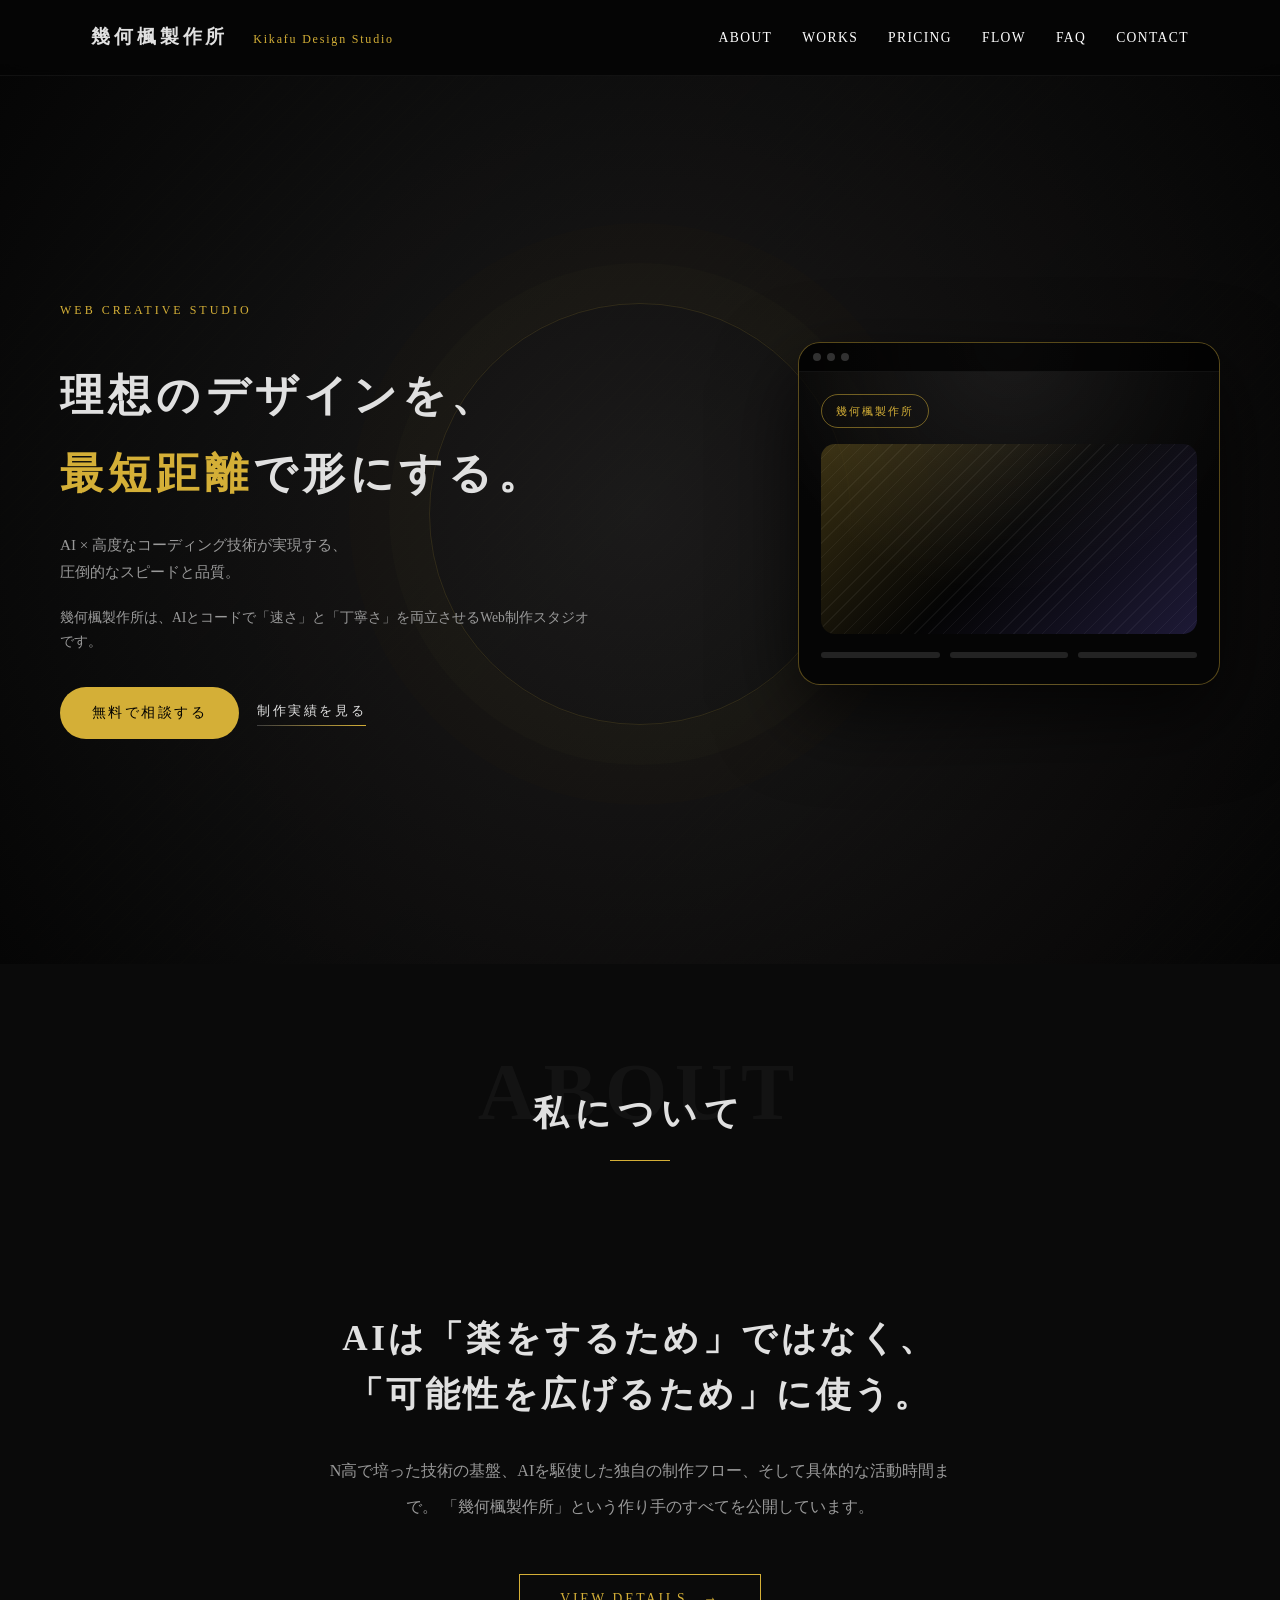
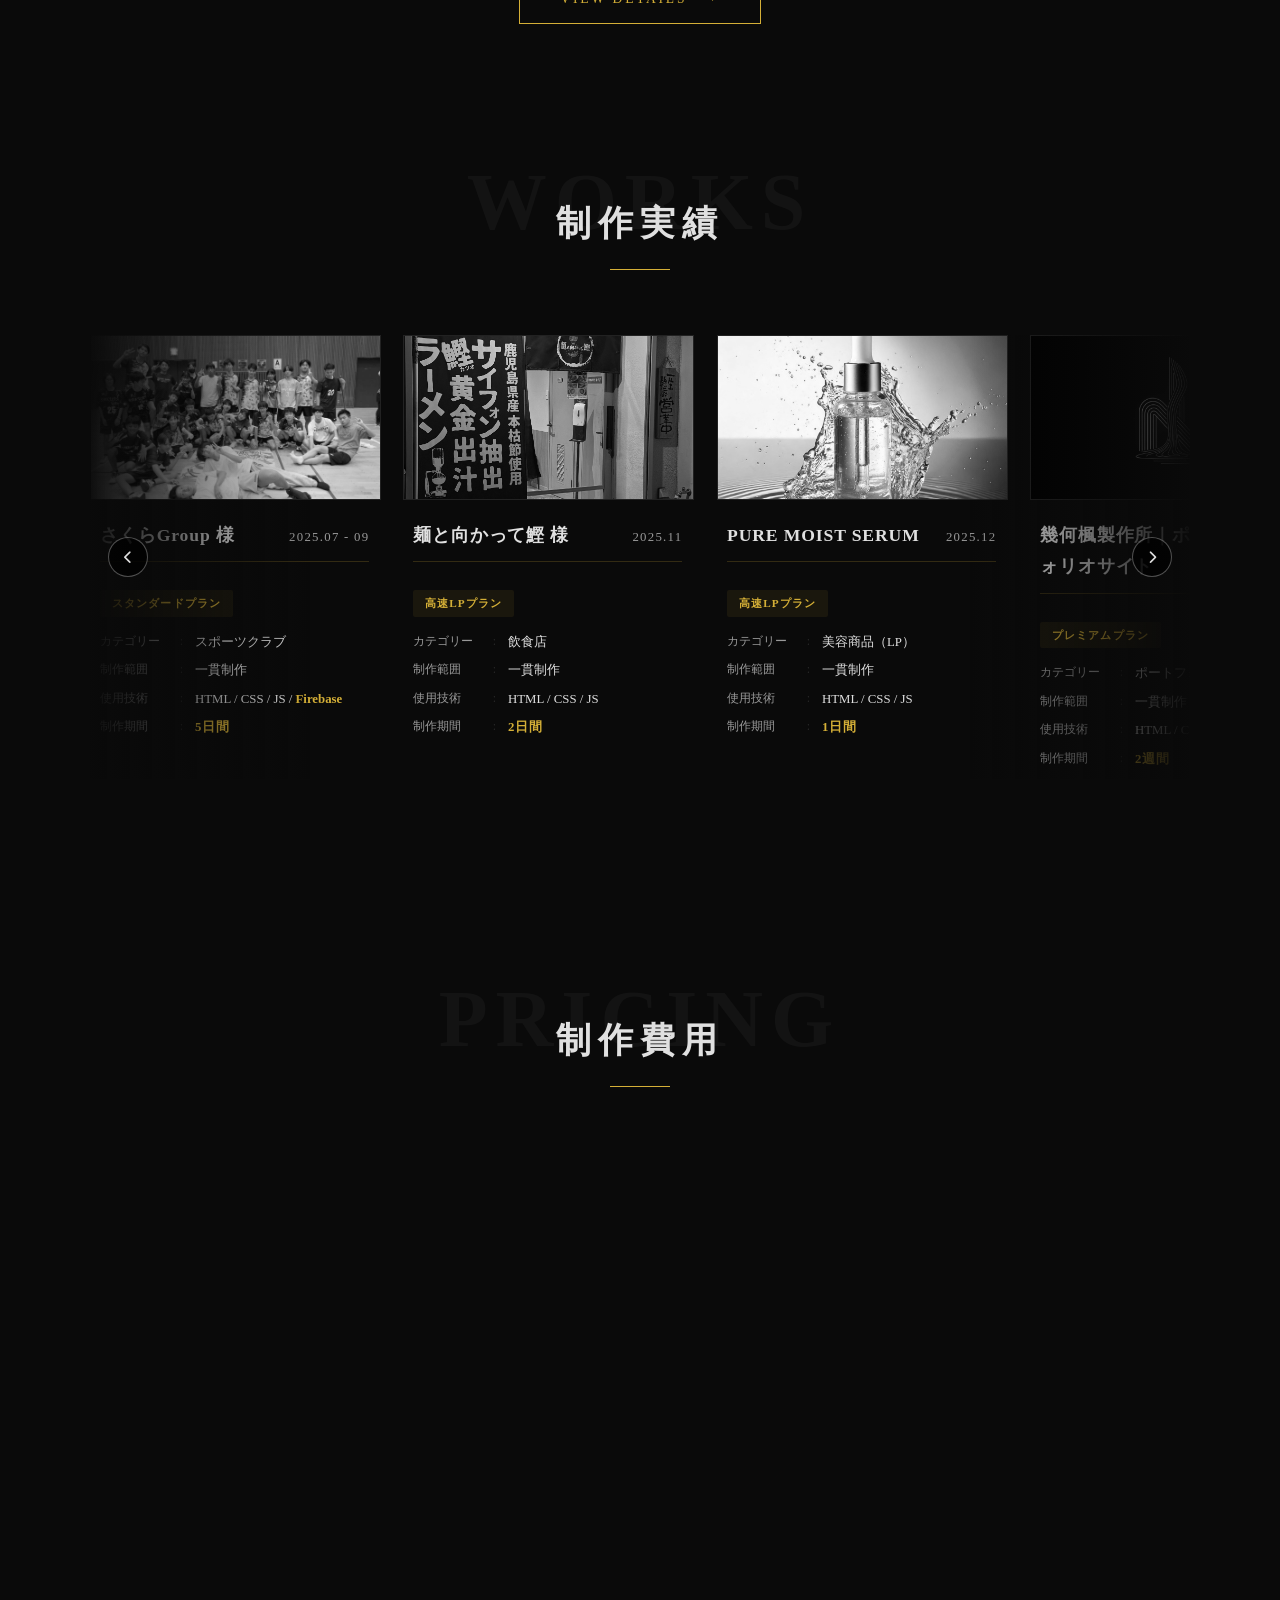
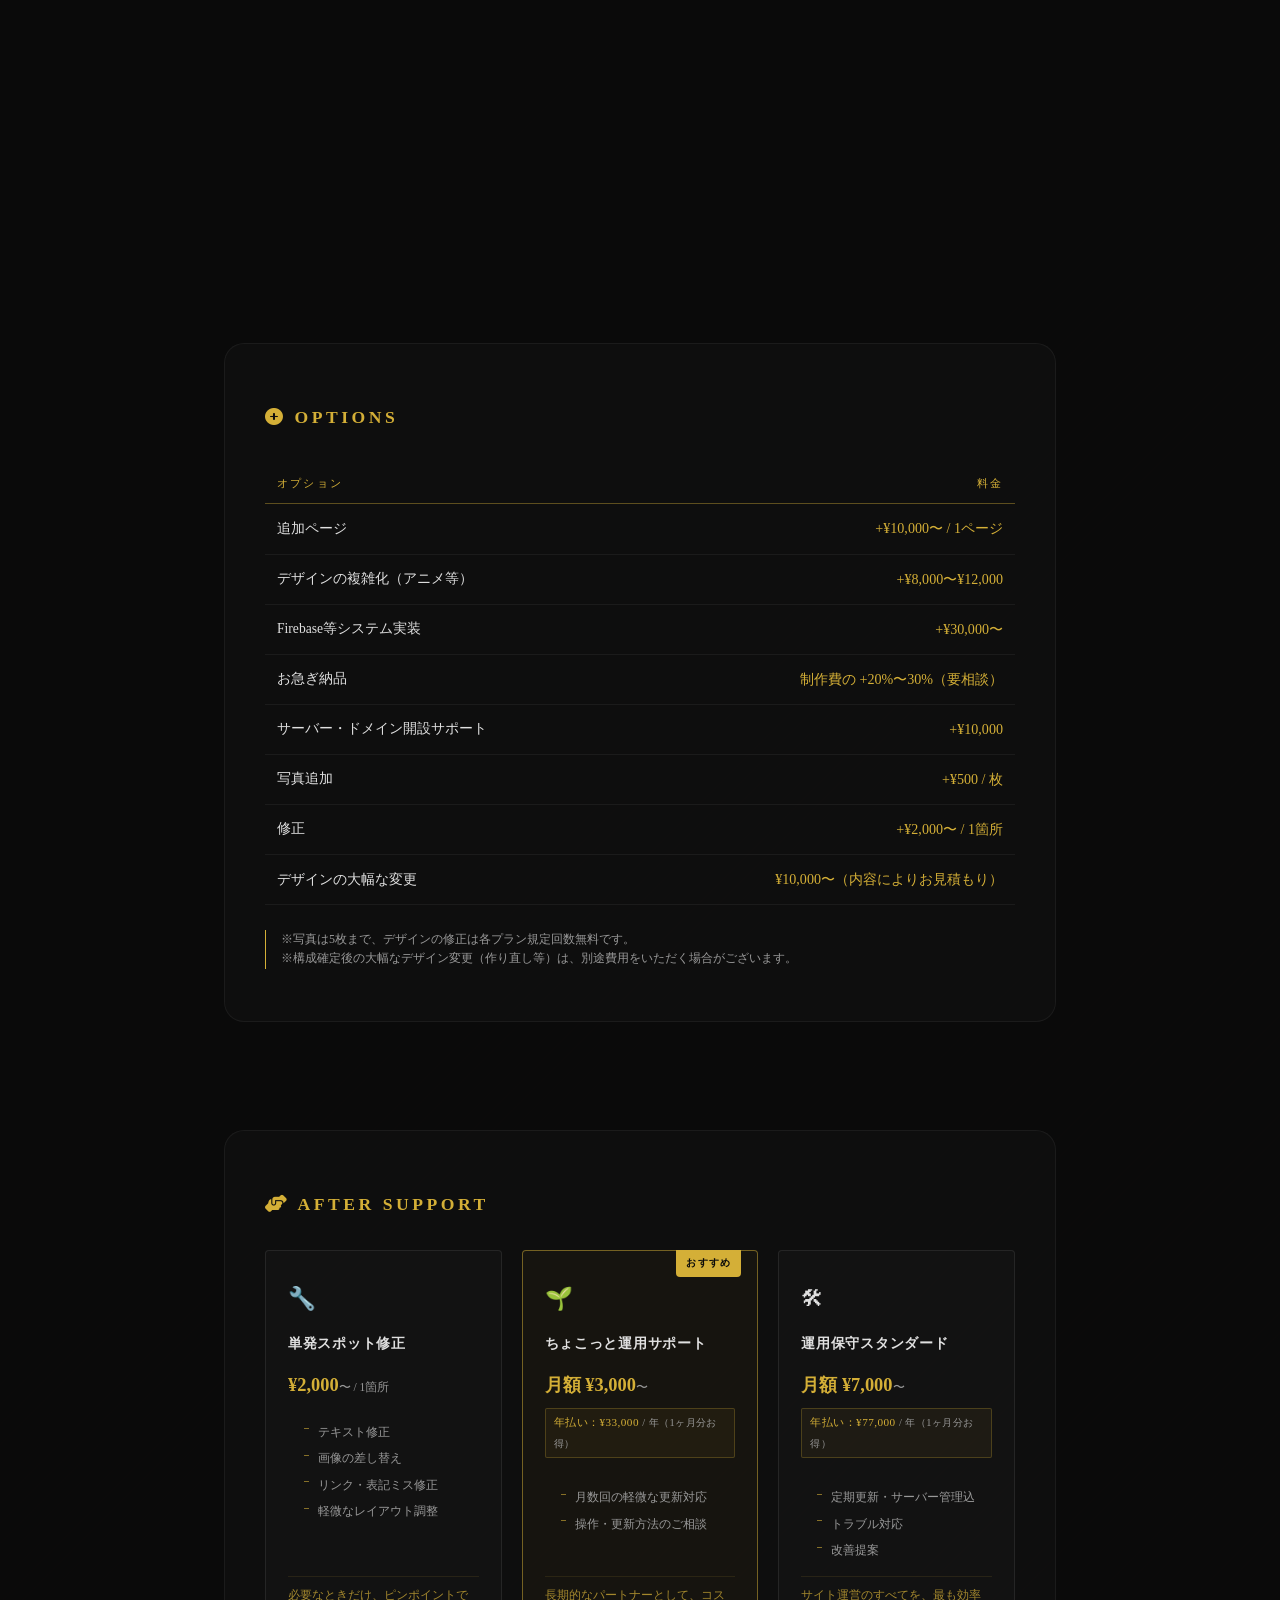
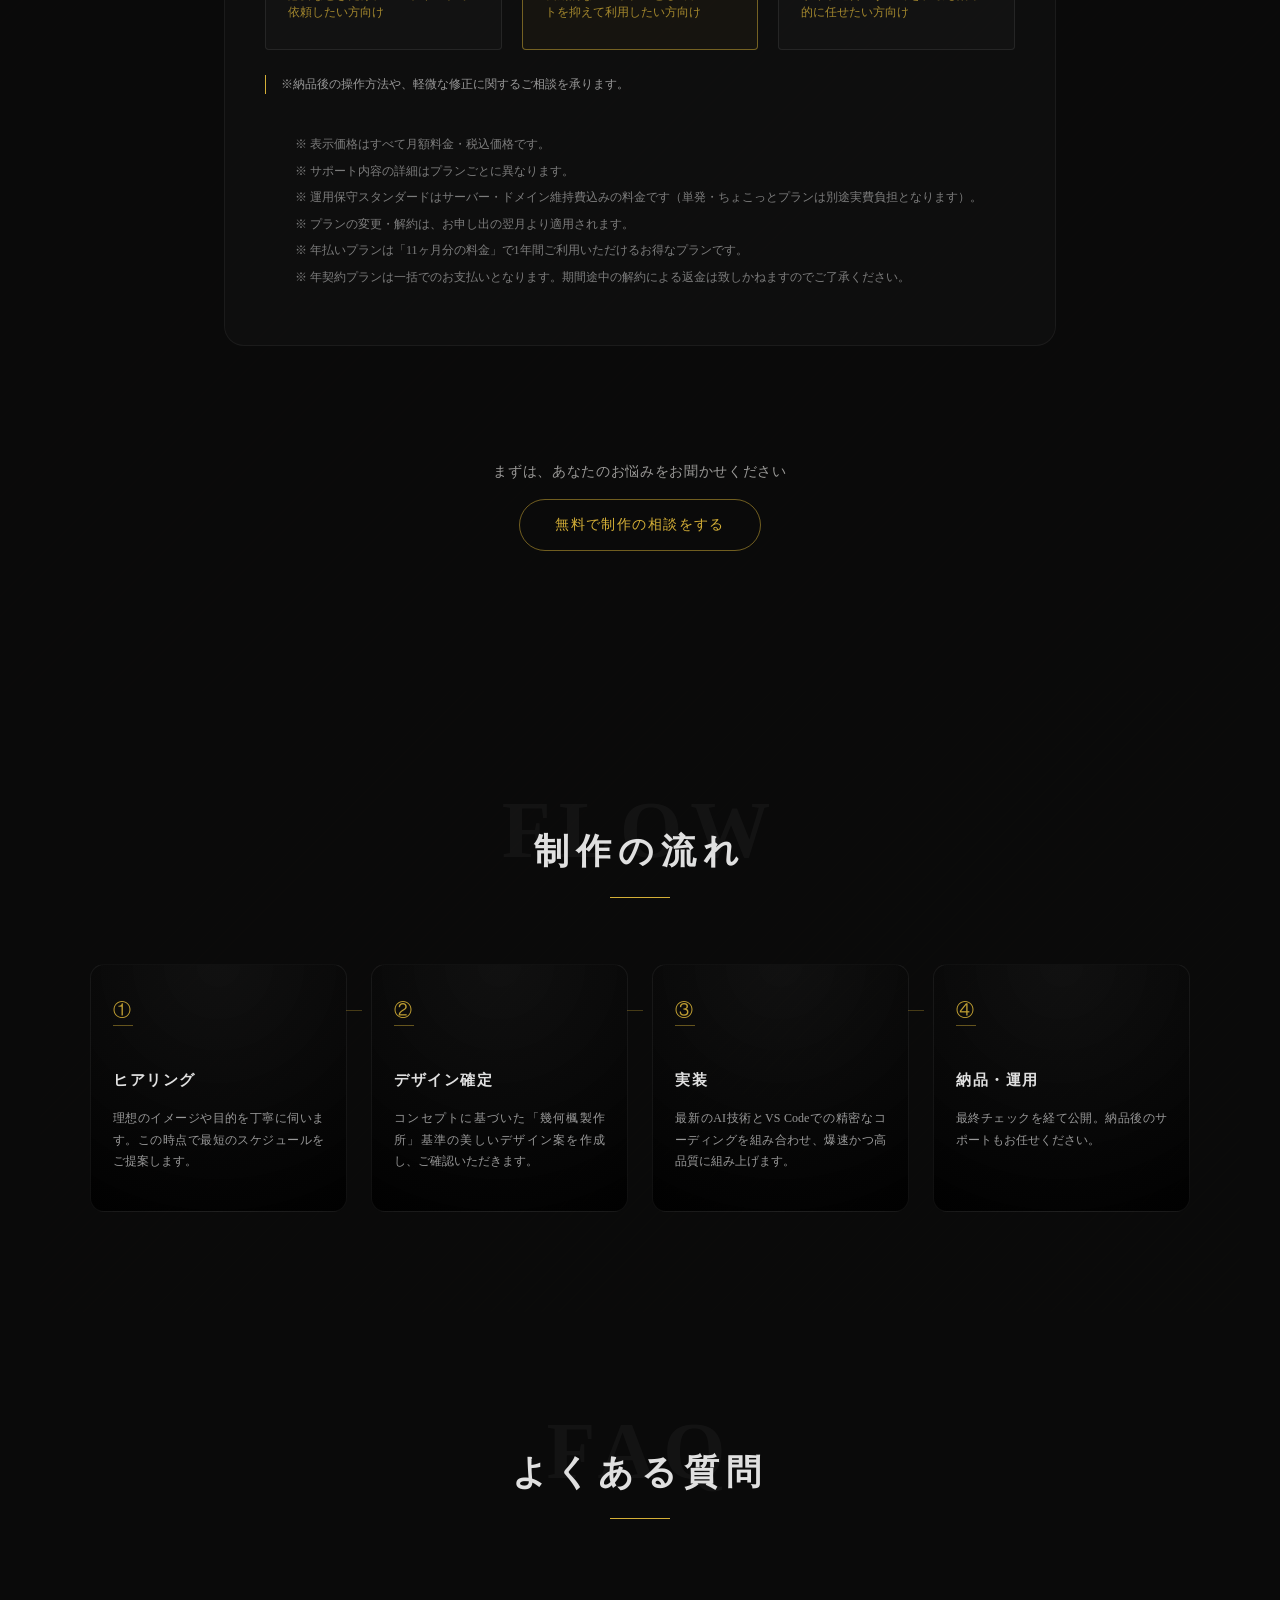
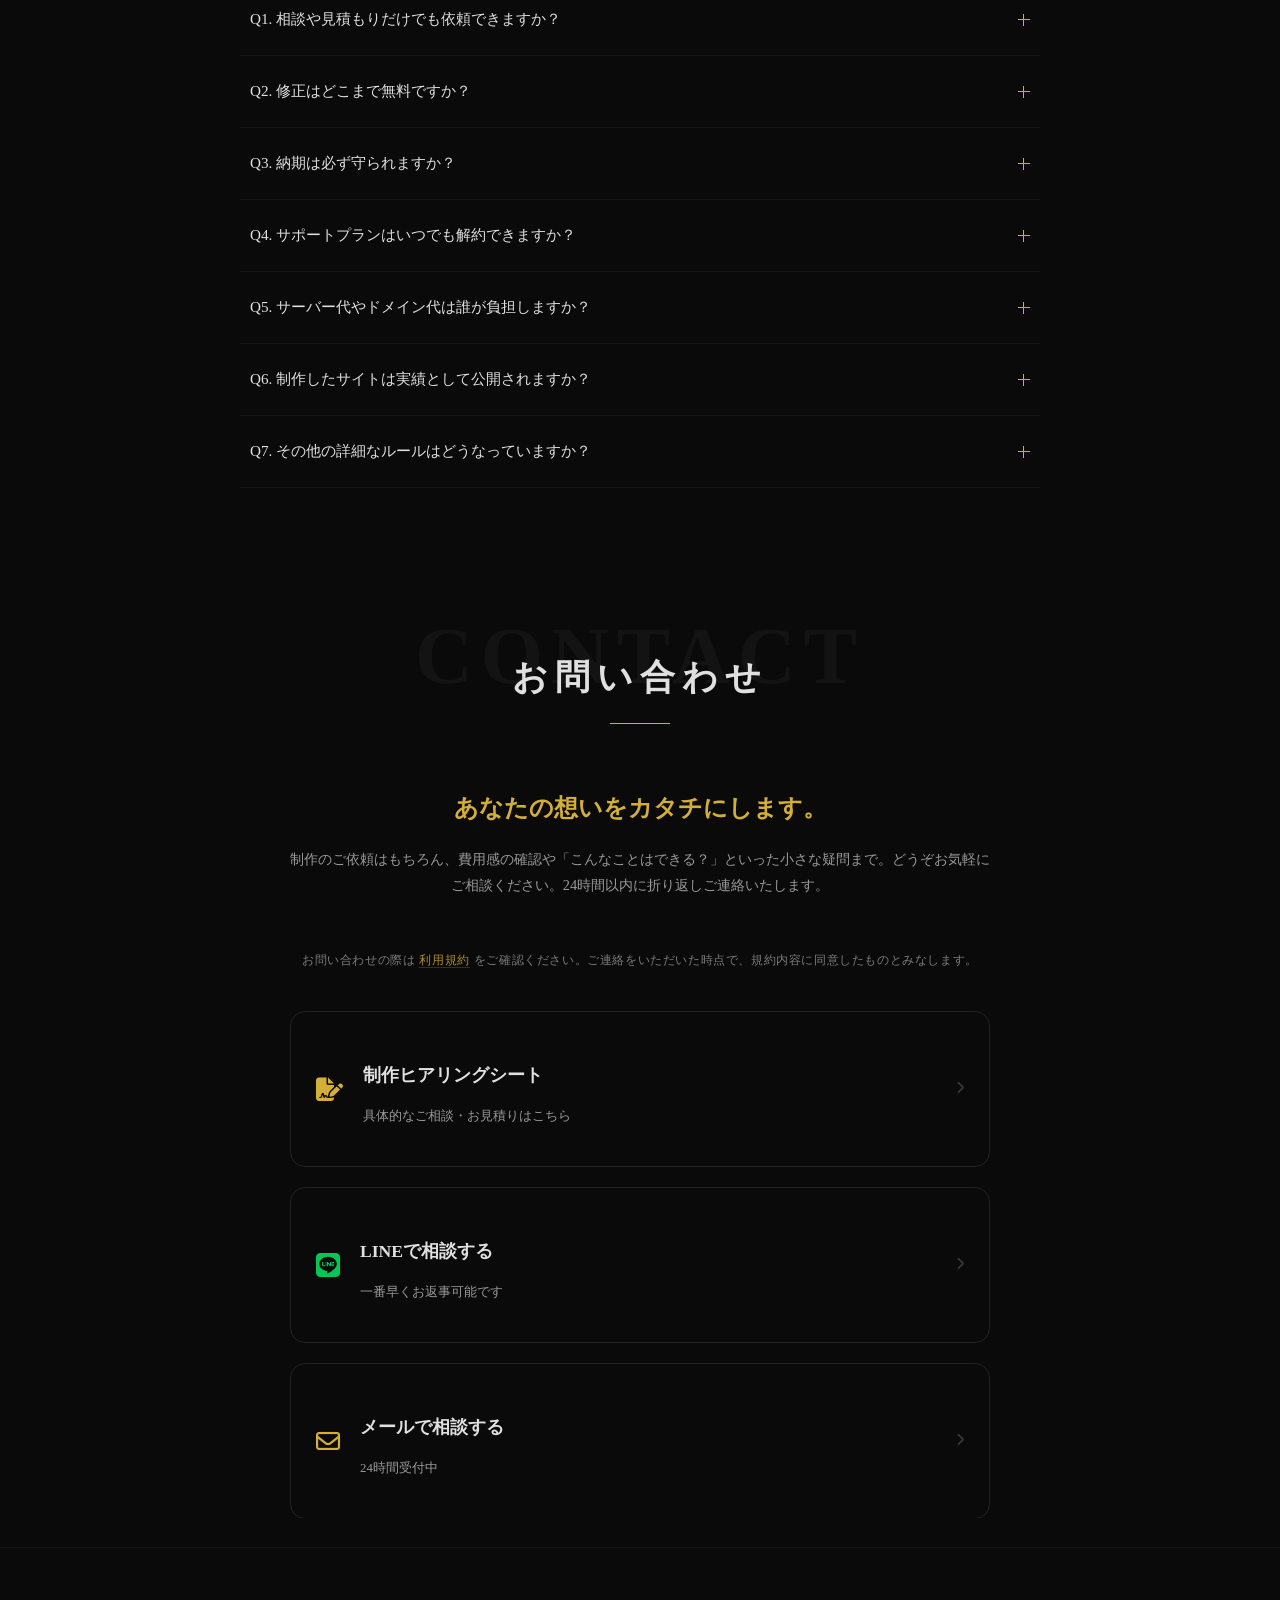
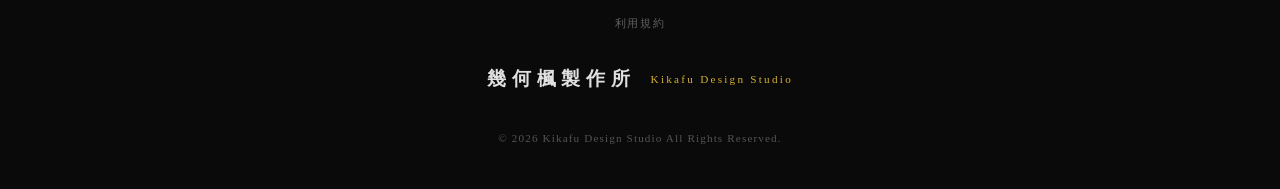
<file: index.html>
<!DOCTYPE html>
<html lang="ja">
<head>
    <meta charset="UTF-8">
    <meta name="viewport" content="width=device-width, initial-scale=1.0">
    <title>Web制作 ｜ 幾何楓製作所 Kikafu Design Studio</title>
    <link rel="stylesheet" href="https://cdnjs.cloudflare.com/ajax/libs/font-awesome/6.5.1/css/all.min.css">
    <link rel="stylesheet" href="css/style.css">
    <link rel="icon" href="kikafudesignstudiologo.png" type="image/png">
    <link rel="apple-touch-icon" href="kikafudesignstudiologo.png">
    <link rel="icon" href="kikafudesignstudiologo.png" sizes="32x32" type="image/png">
<link rel="icon" href="kikafudesignstudiologo.png" sizes="192x192" type="image/png">
<link rel="shortcut icon" href="kikafudesignstudiologo.png" type="image/png">
</head>
<body>

    <header>
        <div class="header-inner container">
            <a href="#" class="logo">
                幾何楓製作所 <span class="en">Kikafu Design Studio</span>
            </a>
            
            <nav class="header-nav nav-panel" aria-label="メインナビゲーション">
                <button
                    class="menu-trigger"
                    id="menu-trigger"
                    type="button"
                    aria-label="メニューを開閉"
                    aria-controls="nav-list"
                    aria-expanded="false"
                >
                <span></span>
                <span></span>
                <span></span>
                </button>

                <ul class="nav-list" id="nav-list">
                    <li><a href="#index-about" class="nav-link">ABOUT</a></li>
                    <li><a href="#works" class="nav-link">WORKS</a></li>
                    <li><a href="#pricing" class="nav-link">PRICING</a></li>
                    <li><a href="#flow" class="nav-link">FLOW</a></li>
                    <li><a href="#faq" class="nav-link">FAQ</a></li>
                    <li><a href="#contact" class="nav-link">CONTACT</a></li>
                </ul>
            </nav>
        </div>
        <div class="nav-overlay" aria-hidden="true"></div>
    </header>
    <main>

        
        <section id="hero">
            <div class="hero-inner container reveal">
                <div class="hero-copy">
                    <p class="hero-label">WEB CREATIVE STUDIO</p>
                    <h1>理想のデザインを、<br><span class="text-gold">最短距離</span>で形にする。</h1>
                    <p class="hero-lead">AI × 高度なコーディング技術が実現する、<br>圧倒的なスピードと品質。</p>
                    <p class="hero-tagline">幾何楓製作所は、AIとコードで「速さ」と「丁寧さ」を両立させるWeb制作スタジオです。</p>
                    <div class="hero-cta">
                        <a href="#contact" class="btn-main">無料で相談する</a>
                        <a href="#works" class="btn-link">制作実績を見る</a>
                    </div>
                </div>

                <div class="hero-visual">
                    <div class="hero-mockup-frame">
                        <div class="hero-mockup-bar">
                            <span></span><span></span><span></span>
                        </div>
                        <div class="hero-mockup-body">
                            <div class="hero-mockup-tag">幾何楓製作所</div>
                            <div class="hero-mockup-main"></div>
                            <div class="hero-mockup-meta">
                                <span></span><span></span><span></span>
                            </div>
                        </div>
                    </div>
                </div>
            </div>
        </section>


        <br>
<section id="index-about" class="reveal">
    <div class="container">
        <div class="index-about-wrapper">
            
            <div class="index-about-left">
                <h2 class="section-title" data-en="ABOUT">私について</h2>
            </div>

            <div class="index-about-right">
                <h3 class="catch-copy">AIは「楽をするため」ではなく、<br>「可能性を広げるため」に使う。</h3>
                
                <p class="short-intro">
                    N高で培った技術の基盤、AIを駆使した独自の制作フロー、そして具体的な活動時間まで。
                    「幾何楓製作所」という作り手のすべてを公開しています。
                </p>

                <a href="about.html" class="btn-more">VIEW DETAILS <span>→</span></a>
            </div>

        </div>
    </div>
</section>
<br>

        <section id="works" class="container">
    <h2 class="section-title reveal" data-en="Works">制作実績</h2>

    <div class="works-carousel">
        <button class="works-arrow works-arrow--prev" type="button" aria-label="前の実績へ">
            <i class="fa-solid fa-chevron-left"></i>
        </button>

        <div class="works-scroller">
            <div class="works-track">
        
        <div class="work-card reveal">
    <a href="sakura.html">
        <div class="work-img">
            <img src="1686A1F6-735E-496C-A783-A8441EE57804.JPEG" alt="さくらGroup">
            <div class="work-overlay"><span>VIEW DETAIL</span></div>
        </div>
    </a>
    <div class="work-content">
        <div class="work-header">
            <h3><a href="sakura.html" style="text-decoration: none; color: inherit;">さくらGroup 様</a></h3>
            <span class="work-date">2025.07 - 09</span>
        </div>

        <div class="work-plan-tag">スタンダードプラン</div>

        <div class="work-specs">
            <div class="spec-row"><span class="spec-label">カテゴリー</span><span class="spec-value">スポーツクラブ</span></div>
            <div class="spec-row"><span class="spec-label">制作範囲</span><span class="spec-value">一貫制作</span></div>
            <div class="spec-row"><span class="spec-label">使用技術</span><span class="spec-value">HTML / CSS / JS / <span class="tech-highlight">Firebase</span></span></div>
            <div class="spec-row"><span class="spec-label">制作期間</span><span class="spec-value highlight-text">5日間</span></div>
        </div>
    </div>
</div>

        <div class="work-card reveal delay-1">
    <a href="men-katsuo.html">
        <div class="work-img">
            <img src="IMG_1464.jpg" alt="麺と向かって鰹">
            <div class="work-overlay"><span>VIEW DETAIL</span></div>
        </div>
    </a>
    <div class="work-content">
        <div class="work-header">
            <h3><a href="men-katsuo.html" style="text-decoration: none; color: inherit;">麺と向かって鰹 様</a></h3>
            <span class="work-date">2025.11</span>
        </div>

        <div class="work-plan-tag">高速LPプラン</div>

        <div class="work-specs">
            <div class="spec-row"><span class="spec-label">カテゴリー</span><span class="spec-value">飲食店</span></div>
            <div class="spec-row"><span class="spec-label">制作範囲</span><span class="spec-value">一貫制作</span></div>
            <div class="spec-row"><span class="spec-label">使用技術</span><span class="spec-value">HTML / CSS / JS</span></div>
            <div class="spec-row"><span class="spec-label">制作期間</span><span class="spec-value highlight-text">2日間</span></div>
        </div>
    </div>
</div>

        <div class="work-card reveal delay-2">
    <a href="puremoist.html">
        <div class="work-img">
            <img src="puremoist.jpg" alt="PURE MOIST SERUM">
            <div class="work-overlay"><span>VIEW DETAIL</span></div>
        </div>
    </a>
    <div class="work-content">
        <div class="work-header">
            <h3><a href="puremoist.html" style="text-decoration: none; color: inherit;">PURE MOIST SERUM</a></h3>
            <span class="work-date">2025.12</span>
        </div>

        <div class="work-plan-tag">高速LPプラン</div>

        <div class="work-specs">
            <div class="spec-row"><span class="spec-label">カテゴリー</span><span class="spec-value">美容商品（LP）</span></div>
            <div class="spec-row"><span class="spec-label">制作範囲</span><span class="spec-value">一貫制作</span></div>
            <div class="spec-row"><span class="spec-label">使用技術</span><span class="spec-value">HTML / CSS / JS</span></div>
            <div class="spec-row"><span class="spec-label">制作期間</span><span class="spec-value highlight-text">1日間</span></div>
        </div>
    </div>
</div>

<div class="work-card reveal delay-1">
    <a href="portfolio.html">
        <div class="work-img">
            <img src="nagiakariNNN.png" alt="幾何楓製作所｜ポートフォリオサイト">
            <div class="work-overlay"><span>VIEW DETAIL</span></div>
        </div>
    </a>
    <div class="work-content">
        <div class="work-header">
            <h3>
                <a href="portfolio.html" style="text-decoration: none; color: inherit;">
                    幾何楓製作所｜ポートフォリオサイト
                </a>
            </h3>
            <span class="work-date">2025.12</span>
        </div>

        <div class="work-plan-tag">プレミアムプラン</div>

        <div class="work-specs">
            <div class="spec-row"><span class="spec-label">カテゴリー</span><span class="spec-value">ポートフォリオサイト</span></div>
            <div class="spec-row"><span class="spec-label">制作範囲</span><span class="spec-value">一貫制作</span></div>
            <div class="spec-row"><span class="spec-label">使用技術</span><span class="spec-value">HTML / CSS / JavaScript</span></div>
            <div class="spec-row"><span class="spec-label">制作期間</span><span class="spec-value highlight-text">2週間</span></div>
        </div>
    </div>
</div>


        <div class="work-card reveal">
    <a href="nagiakari.html">
        <div class="work-img">
            <img src="MAGIAKARIicon.PNG" alt="幾何楓製作所">
            <div class="work-overlay"><span>VIEW DETAIL</span></div>
        </div>
    </a>
    <div class="work-content">
        <div class="work-header">
            <h3><a href="nagiakari.html" style="text-decoration: none; color: inherit;">幾何楓製作所</a></h3>
            <span class="work-date">2025.12</span>
        </div>

        <div class="work-plan-tag">高速LPプラン</div>

        <div class="work-specs">
            <div class="spec-row"><span class="spec-label">カテゴリー</span><span class="spec-value">セルフブランディング</span></div>
            <div class="spec-row"><span class="spec-label">制作範囲</span><span class="spec-value">一貫制作</span></div>
            <div class="spec-row"><span class="spec-label">使用技術</span><span class="spec-value">HTML / CSS / JS</span></div>
            <div class="spec-row"><span class="spec-label">制作期間</span><span class="spec-value highlight-text">2日間</span></div>
        </div>
    </div>
</div>

        <div class="work-card reveal delay-1">
    <a href="neochronos.html">
        <div class="work-img">
            <img src="neoevent.png" alt="NEO-CHRONOS">
            <div class="work-overlay"><span>VIEW DETAIL</span></div>
        </div>
    </a>
    <div class="work-content">
        <div class="work-header">
            <h3><a href="neochronos.html" style="text-decoration: none; color: inherit;">NEO-CHRONOS</a></h3>
            <span class="work-date">2026.01</span>
        </div>

        <div class="work-plan-tag">高速LPプラン</div>

        <div class="work-specs">
            <div class="spec-row"><span class="spec-label">カテゴリー</span><span class="spec-value">イベントLP</span></div>
            <div class="spec-row"><span class="spec-label">制作範囲</span><span class="spec-value">一貫制作</span></div>
            <div class="spec-row"><span class="spec-label">使用技術</span><span class="spec-value">HTML / CSS / <span class="tech-highlight">Canvas JS</span></span></div>
            <div class="spec-row"><span class="spec-label">制作期間</span><span class="spec-value highlight-text">1日間</span></div>
        </div>
    </div>
</div>

        <div class="work-card reveal delay-2">
    <a href="gymsaunanavi.html">
        <div class="work-img">
            <img src="pspoicon.png" alt="GYM & SAUNA NAVI">
            <div class="work-overlay"><span>VIEW DETAIL</span></div>
        </div>
    </a>
    <div class="work-content">
        <div class="work-header">
            <h3><a href="gymsaunanavi.html" style="text-decoration: none; color: inherit;">GYM & SAUNA NAVI</a></h3>
            <span class="work-date">2026.01</span>
        </div>

        <div class="work-plan-tag">高速LPプラン</div>

        <div class="work-specs">
            <div class="spec-row"><span class="spec-label">カテゴリー</span><span class="spec-value">スマホ専用Webアプリ</span></div>
            <div class="spec-row"><span class="spec-label">制作範囲</span><span class="spec-value">一貫制作</span></div>
            <div class="spec-row"><span class="spec-label">使用技術</span><span class="spec-value">HTML / CSS / JS / <span class="tech-highlight">Firebase</span></span></div>
            <div class="spec-row"><span class="spec-label">制作期間</span><span class="spec-value highlight-text">2日間</span></div>
        </div>
    </div>
</div>

            </div>
        </div>

        <button class="works-arrow works-arrow--next" type="button" aria-label="次の実績へ">
            <i class="fa-solid fa-chevron-right"></i>
        </button>
    </div>
</section>

        <section id="pricing" class="pricing">
            <div class="container">
                <h2 class="section-title reveal" data-en="Pricing">制作費用</h2>
                <div class="price-grid">
                    <div class="price-card reveal">
                        <div class="price-header">
                            <i class="fa-solid fa-paper-plane plan-icon"></i>
                            <h3>高速LP</h3>
                            <div class="price-selection">
                                <div class="price-row standard">通常 ¥80,000</div>
                                <div class="price-arrow">
                                    <span>実績掲載協力で</span>
                                    <i class="fa-solid fa-chevron-down"></i>
                                </div>
                                <div class="price-value">¥70,000<span>〜</span></div>
                            </div>
                        </div>
                        <div class="plan-strength">即戦力の1枚</div>
                        <ul>
                            <li><i class="fa-solid fa-file"></i> ページ数：1ページ</li>
                            <li><i class="fa-solid fa-clock"></i> 納期：最短5日〜</li>
                            <li><i class="fa-solid fa-rotate-left"></i> 修正：2回まで無料</li>
                        </ul>
                    </div>

                    <div class="price-card popular reveal delay-1">
                        <div class="popular-tag">おすすめ！</div>
                        <div class="price-header">
                            <i class="fa-solid fa-gem plan-icon"></i>
                            <h3>スタンダード</h3>
                            <div class="price-selection">
                                <div class="price-row standard">通常 ¥120,000</div>
                                <div class="price-arrow">
                                    <span>実績掲載協力で</span>
                                    <i class="fa-solid fa-chevron-down"></i>
                                </div>
                                <div class="price-value">¥105,000<span>〜</span></div>
                            </div>
                        </div>
                        <div class="plan-strength">信頼構築の標準構成</div>
                        <ul>
                            <li><i class="fa-solid fa-file-stacked"></i> ページ数：3〜5ページ</li>
                            <li><i class="fa-solid fa-clock"></i> 納期：1〜2週間</li>
                            <li><i class="fa-solid fa-rotate-left"></i> 修正：3回まで無料</li>
                        </ul>
                    </div>

                    <div class="price-card reveal delay-2">
                        <div class="price-header">
                            <i class="fa-solid fa-crown plan-icon"></i>
                            <h3>プレミアム</h3>
                            <div class="price-selection">
                                <div class="price-row standard">通常 ¥160,000</div>
                                <div class="price-arrow">
                                    <span>実績掲載協力で</span>
                                    <i class="fa-solid fa-chevron-down"></i>
                                </div>
                                <div class="price-value">¥140,000<span>〜</span></div>
                            </div>
                        </div>
                        <div class="plan-strength">唯一無二のブランド体験</div>
                        <ul>
                            <li><i class="fa-solid fa-infinity"></i> ページ数：6ページ〜</li>
                            <li><i class="fa-solid fa-clock"></i> 納期：3週間〜</li>
                            <li><i class="fa-solid fa-rotate-left"></i> 修正：5回まで無料</li>
                        </ul>
                    </div>
                </div>

                <div class="pricing-notes reveal">
                    <ul>
                        <li>※ 納期は現在の受注状況や、原稿・素材のご提供時期により前後する場合がございます。</li>
                        <li>※ 表示価格はすべて税込価格です。</li>
                        <li>※ サーバー代、ドメイン代などの維持費（実費）は別途お客様負担となります。</li>
                        <li>※ 実績掲載割引は、制作物を当ポートフォリオやSNSにて公開許可をいただける方に限ります。</li>
                    </ul>
                </div>

                <div class="options-container">
                    <div class="option-block reveal">
                        <h3><i class="fa-solid fa-plus-circle"></i> OPTIONS</h3>
                        <table class="opt-table">
                            <thead>
                                <tr>
                                    <th>オプション</th>
                                    <th>料金</th>
                                </tr>
                            </thead>
                            <tbody>
                                <tr><td>追加ページ</td><td>+¥10,000〜 / 1ページ</td></tr>
                                <tr><td>デザインの複雑化（アニメ等）</td><td>+¥8,000〜¥12,000</td></tr>
                                <tr><td>Firebase等システム実装</td><td>+¥30,000〜</td></tr>
                                <tr><td>お急ぎ納品</td><td>制作費の +20%〜30%（要相談）</td></tr>
                                <tr><td>サーバー・ドメイン開設サポート</td><td>+¥10,000</td></tr>
                                <tr><td>写真追加</td><td>+¥500 / 枚</td></tr>
                                <tr><td>修正</td><td>+¥2,000〜 / 1箇所</td></tr>
                                <tr><td>デザインの大幅な変更</td><td>¥10,000〜（内容によりお見積もり）</td></tr>
                            </tbody>
                        </table>
                        <p class="opt-note">※写真は5枚まで、デザインの修正は各プラン規定回数無料です。<br>
                        ※構成確定後の大幅なデザイン変更（作り直し等）は、別途費用をいただく場合がございます。</p>
                    </div>

                    <br>
                    
                    <div class="option-block support-section reveal delay-1">
    <h3><i class="fa-solid fa-handshake-angle"></i> AFTER SUPPORT</h3>
    <div class="support-cards">

        <div class="support-card">
            <div class="support-card-icon">🔧</div>
            <div class="support-card-name">単発スポット修正</div>
            <div class="support-card-price">¥2,000<span>〜 / 1箇所</span></div>
            <ul class="support-card-desc">
                <li>テキスト修正</li>
                <li>画像の差し替え</li>
                <li>リンク・表記ミス修正</li>
                <li>軽微なレイアウト調整</li>
            </ul>
            <p class="support-card-note">必要なときだけ、ピンポイントで依頼したい方向け</p>
        </div>

        <div class="support-card featured">
            <div class="support-badge">おすすめ</div>
            <div class="support-card-icon">🌱</div>
            <div class="support-card-name">ちょこっと運用サポート</div>
            <div class="support-card-price">月額 ¥3,000<span>〜</span></div>
            <div class="support-card-annual">年払い：¥33,000 <span>/ 年（1ヶ月分お得）</span></div>
            <ul class="support-card-desc">
                <li>月数回の軽微な更新対応</li>
                <li>操作・更新方法のご相談</li>
            </ul>
            <p class="support-card-note">長期的なパートナーとして、コストを抑えて利用したい方向け</p>
        </div>

        <div class="support-card">
            <div class="support-card-icon">🛠</div>
            <div class="support-card-name">運用保守スタンダード</div>
            <div class="support-card-price">月額 ¥7,000<span>〜</span></div>
            <div class="support-card-annual">年払い：¥77,000 <span>/ 年（1ヶ月分お得）</span></div>
            <ul class="support-card-desc">
                <li>定期更新・サーバー管理込</li>
                <li>トラブル対応</li>
                <li>改善提案</li>
            </ul>
            <p class="support-card-note">サイト運営のすべてを、最も効率的に任せたい方向け</p>
        </div>

    </div>
    <p class="opt-note">※納品後の操作方法や、軽微な修正に関するご相談を承ります。</p>
    <div class="pricing-notes reveal">
    <ul>
        <li>※ 表示価格はすべて月額料金・税込価格です。</li>
        <li>※ サポート内容の詳細はプランごとに異なります。</li>
        <li>※ 運用保守スタンダードはサーバー・ドメイン維持費込みの料金です（単発・ちょこっとプランは別途実費負担となります）。</li>
        <li>※ プランの変更・解約は、お申し出の翌月より適用されます。</li>
        <li>※ 年払いプランは「11ヶ月分の料金」で1年間ご利用いただけるお得なプランです。</li>
        <li>※ 年契約プランは一括でのお支払いとなります。期間途中の解約による返金は致しかねますのでご了承ください。</li>
    </ul>
</div>
    </div>

    </div>

<div class="pricing-cta-container">
    <p>まずは、あなたのお悩みをお聞かせください</p>
    <a href="#contact" class="btn-sub-gold">無料で制作の相談をする</a>
</div>
            </div>
        </section>

        <section id="flow" class="container">
            <h2 class="section-title reveal" data-en="FLOW">制作の流れ
            </h2>
            <div class="flow-container">
                <div class="flow-step reveal">
                    <span class="num">①</span>
                    <h4>ヒアリング</h4>
                    <p>理想のイメージや目的を丁寧に伺います。この時点で最短のスケジュールをご提案します。</p>
                </div>
                <div class="flow-step reveal delay-1">
                    <span class="num">②</span>
                    <h4>デザイン確定</h4>
                    <p>コンセプトに基づいた「幾何楓製作所」基準の美しいデザイン案を作成し、ご確認いただきます。</p>
                </div>
                <div class="flow-step reveal delay-2">
                    <span class="num">③</span>
                    <h4>実装</h4>
                    <p>最新のAI技術とVS Codeでの精密なコーディングを組み合わせ、爆速かつ高品質に組み上げます。</p>
                </div>
                <div class="flow-step reveal delay-3">
                    <span class="num">④</span>
                    <h4>納品・運用</h4>
                    <p>最終チェックを経て公開。納品後のサポートもお任せください。</p>
                </div>
            </div>
        </section>

        <section id="faq" class="faq-section">
    <div class="container">
        <h2 class="section-title reveal" data-en="FAQ">よくある質問</h2>
        
        <div class="faq-container">
            
            <div class="faq-item reveal">
                <button class="faq-question"><span>Q1. 相談や見積もりだけでも依頼できますか？</span><span class="faq-icon"></span></button>
                <div class="faq-answer"><p>はい、無料で対応しています。正式な契約・着手は、内容確定とお支払い後となります。</p></div>
            </div>

            <div class="faq-item reveal">
                <button class="faq-question"><span>Q2. 修正はどこまで無料ですか？</span><span class="faq-icon"></span></button>
                <div class="faq-answer"><p>各プラン規定の範囲内であれば無料です。大幅なデザイン変更や、規定回数を超える修正は別途お見積りとなります。</p></div>
            </div>

            <div class="faq-item reveal">
                <button class="faq-question"><span>Q3. 納期は必ず守られますか？</span><span class="faq-icon"></span></button>
                <div class="faq-answer"><p>原則として合意した納期を目標としますが、素材提供やご確認が遅れた場合、納期を延長させていただくことがございます。</p></div>
            </div>

            <div class="faq-item reveal">
                <button class="faq-question"><span>Q4. サポートプランはいつでも解約できますか？</span><span class="faq-icon"></span></button>
                <div class="faq-answer"><p>月額プランは解約希望月の前月15日までの通知で解約可能です。年契約プランは期間中の返金ができかねますのでご了承ください。</p></div>
            </div>

            <div class="faq-item reveal">
                <button class="faq-question"><span>Q5. サーバー代やドメイン代は誰が負担しますか？</span><span class="faq-icon"></span></button>
                <div class="faq-answer"><p>管理費込みのプラン以外は、原則クライアント負担となります。取得方法等のサポートは可能ですのでご安心ください。</p></div>
            </div>

            <div class="faq-item reveal">
                <button class="faq-question"><span>Q6. 制作したサイトは実績として公開されますか？</span><span class="faq-icon"></span></button>
                <div class="faq-answer"><p>はい、ポートフォリオ等に掲載させていただく場合がございます。実績掲載割引を適用した場合は掲載が必須となります。</p></div>
            </div>

            <div class="faq-item reveal">
                <button class="faq-question"><span>Q7. その他の詳細なルールはどうなっていますか？</span><span class="faq-icon"></span></button>
                <div class="faq-answer"><p>音信不通時の対応や免責事項等、詳細は<a href="terms.html" style="color:var(--main-gold); text-decoration:underline;">利用規約</a>に準じます。ご依頼前に必ずご一読をお願いいたします。</p></div>
            </div>

        </div>
    </div>
</section>

        <br>

        <section id="contact" class="contact-section">
    <div class="container">
        <h2 class="section-title reveal" data-en="CONTACT">お問い合わせ</h2>

        <div class="contact-container">
            <div class="contact-message reveal">
                <h3>あなたの想いをカタチにします。</h3>
                <p>制作のご依頼はもちろん、費用感の確認や「こんなことはできる？」といった小さな疑問まで。どうぞお気軽にご相談ください。24時間以内に折り返しご連絡いたします。</p>
            </div>

            <div class="contact-terms-notice reveal">
                <p>お問い合わせの際は<a href="terms.html">利用規約</a>をご確認ください。<br class="sp-only">ご連絡をいただいた時点で、規約内容に同意したものとみなします。</p>
            </div>

            <div class="contact-methods">
                <a href="https://dohiwebc.github.io/hearing/hearing.html" class="contact-card hearing reveal">
                    <div class="contact-icon"><i class="fa-solid fa-file-signature"></i></div>
                    <div class="contact-info">
                        <h4>制作ヒアリングシート</h4>
                        <p>具体的なご相談・お見積りはこちら</p>
                    </div>
                    <i class="fa-solid fa-chevron-right arrow"></i>
                </a>

                <a href="https://line.me/R/ti/p/@284zlddb" class="contact-card line reveal delay-1">
                    <div class="contact-icon"><i class="fa-brands fa-line"></i></div>
                    <div class="contact-info">
                        <h4>LINEで相談する</h4>
                        <p>一番早くお返事可能です</p>
                    </div>
                    <i class="fa-solid fa-chevron-right arrow"></i>
                </a>

                <a href="mailto:dohi.webc@gmail.com" class="contact-card email reveal delay-2">
                    <div class="contact-icon"><i class="fa-regular fa-envelope"></i></div>
                    <div class="contact-info">
                        <h4>メールで相談する</h4>
                        <p>24時間受付中</p>
                    </div>
                    <i class="fa-solid fa-chevron-right arrow"></i>
                </a>
            </div>
        </div>
    </div>
</section>
    </main>
    <br>
    <footer class="footer">
<div class="legal-links">
<a href="terms.html">利用規約</a>

</div>


    <div class="container">
        <a href="#" class="footer-logo">
            幾何楓製作所 <span class="en">Kikafu Design Studio</span>
        </a>
        <p class="copyright">&copy; 2026 Kikafu Design Studio All Rights Reserved.</p>
    </div>
</footer>

    <script src="js/script.js"></script>
</body>
</html>
</file>
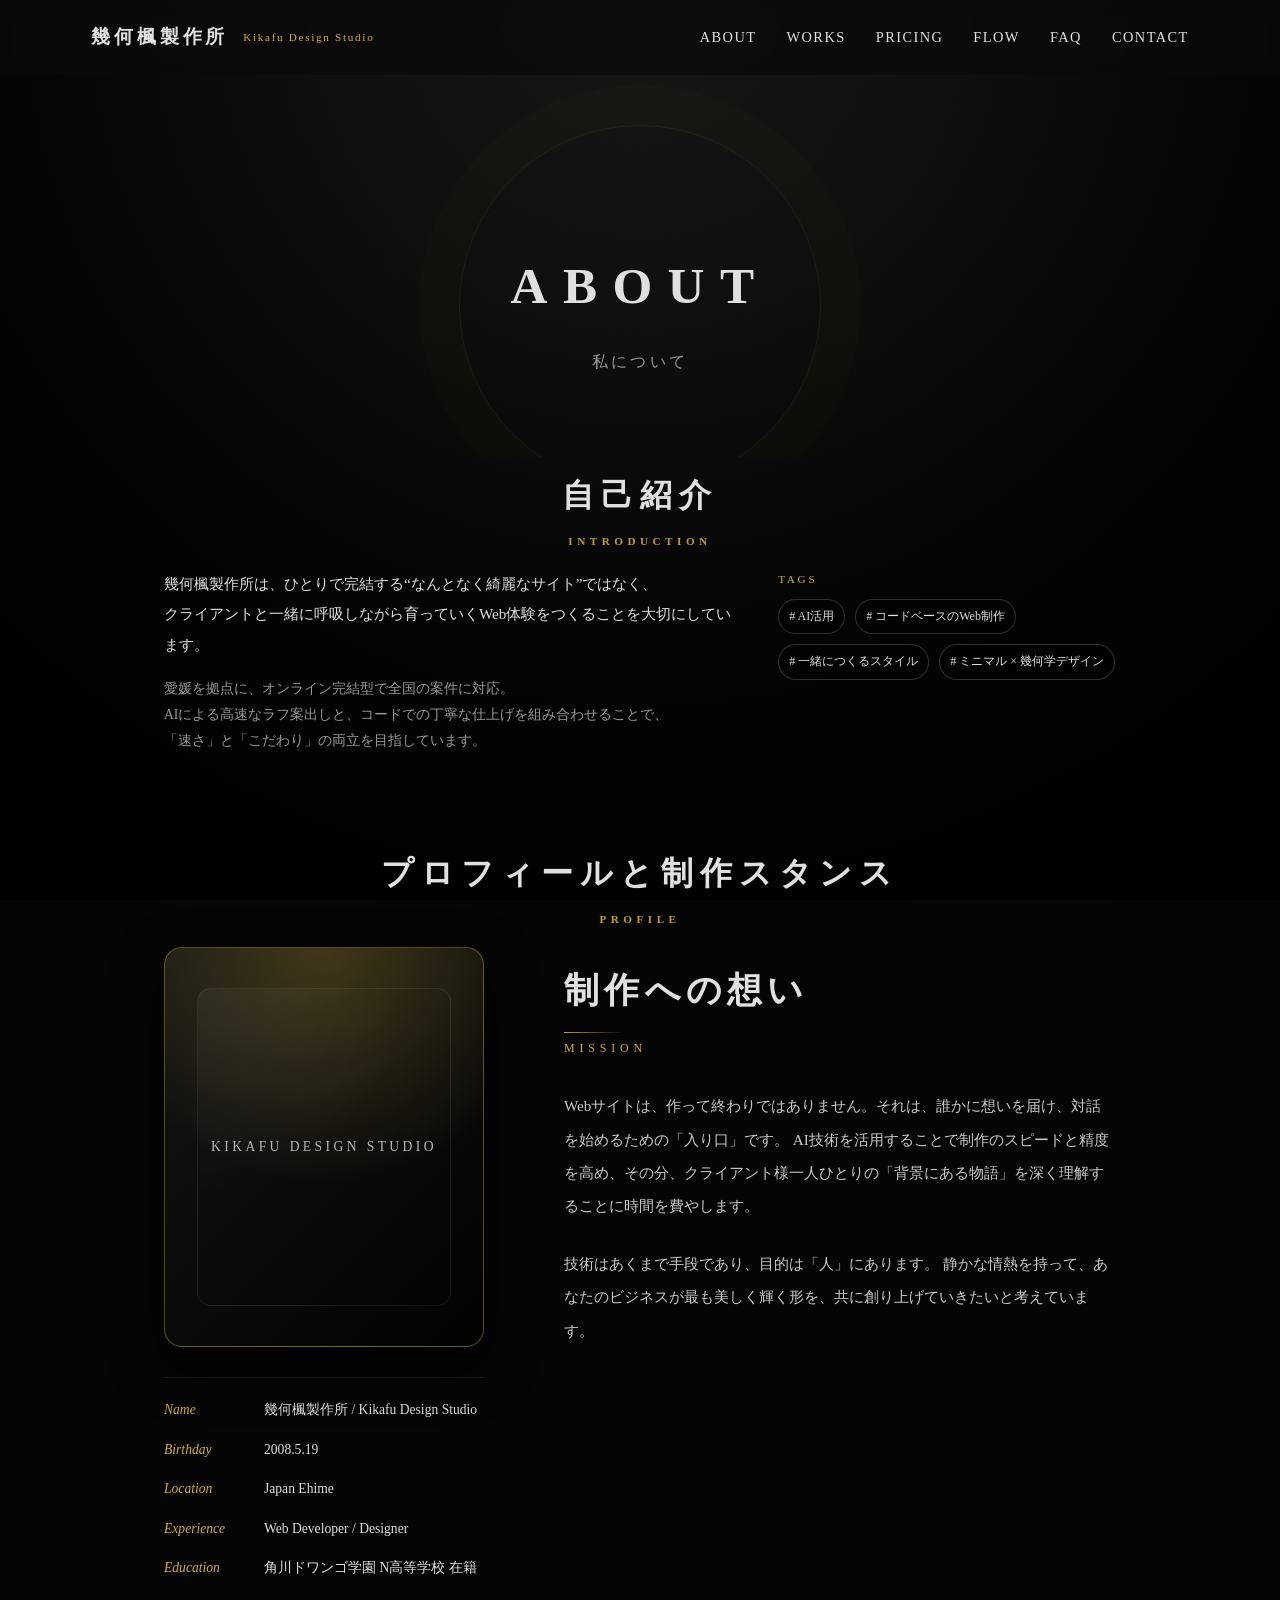
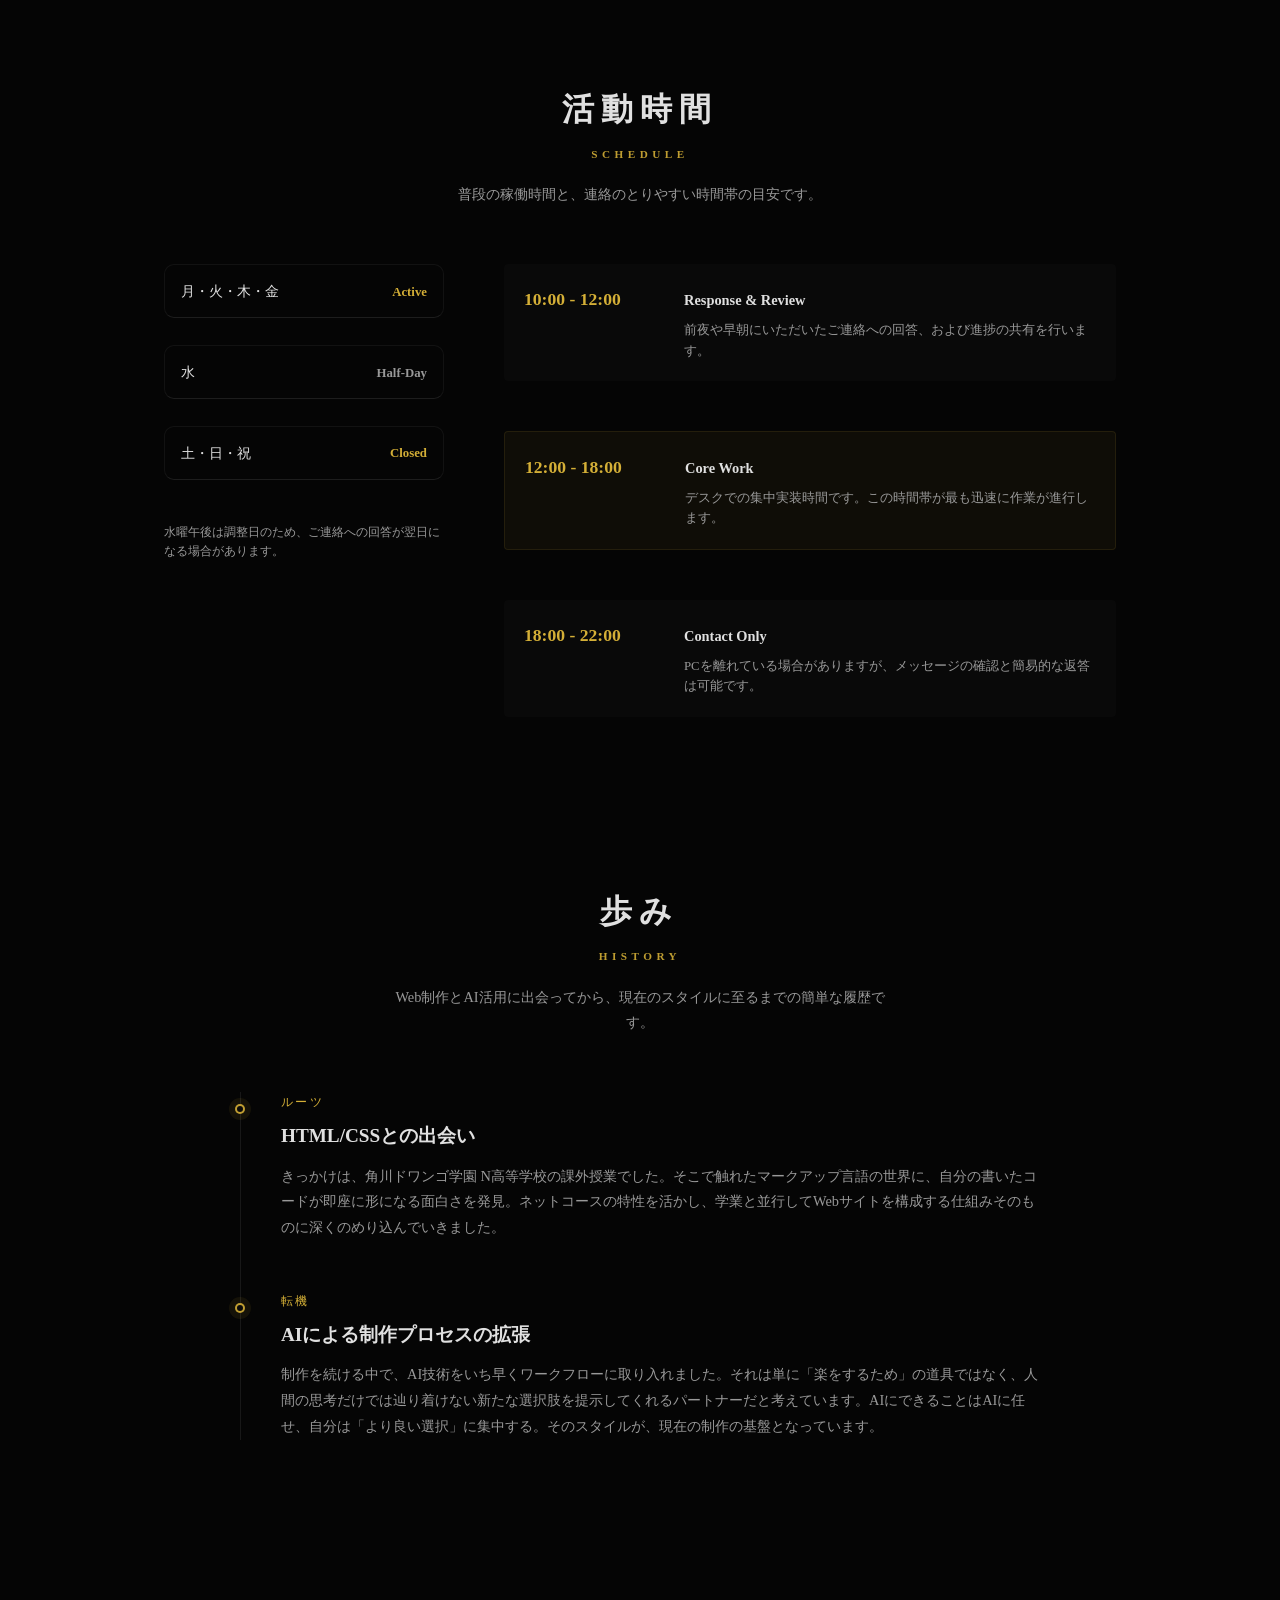
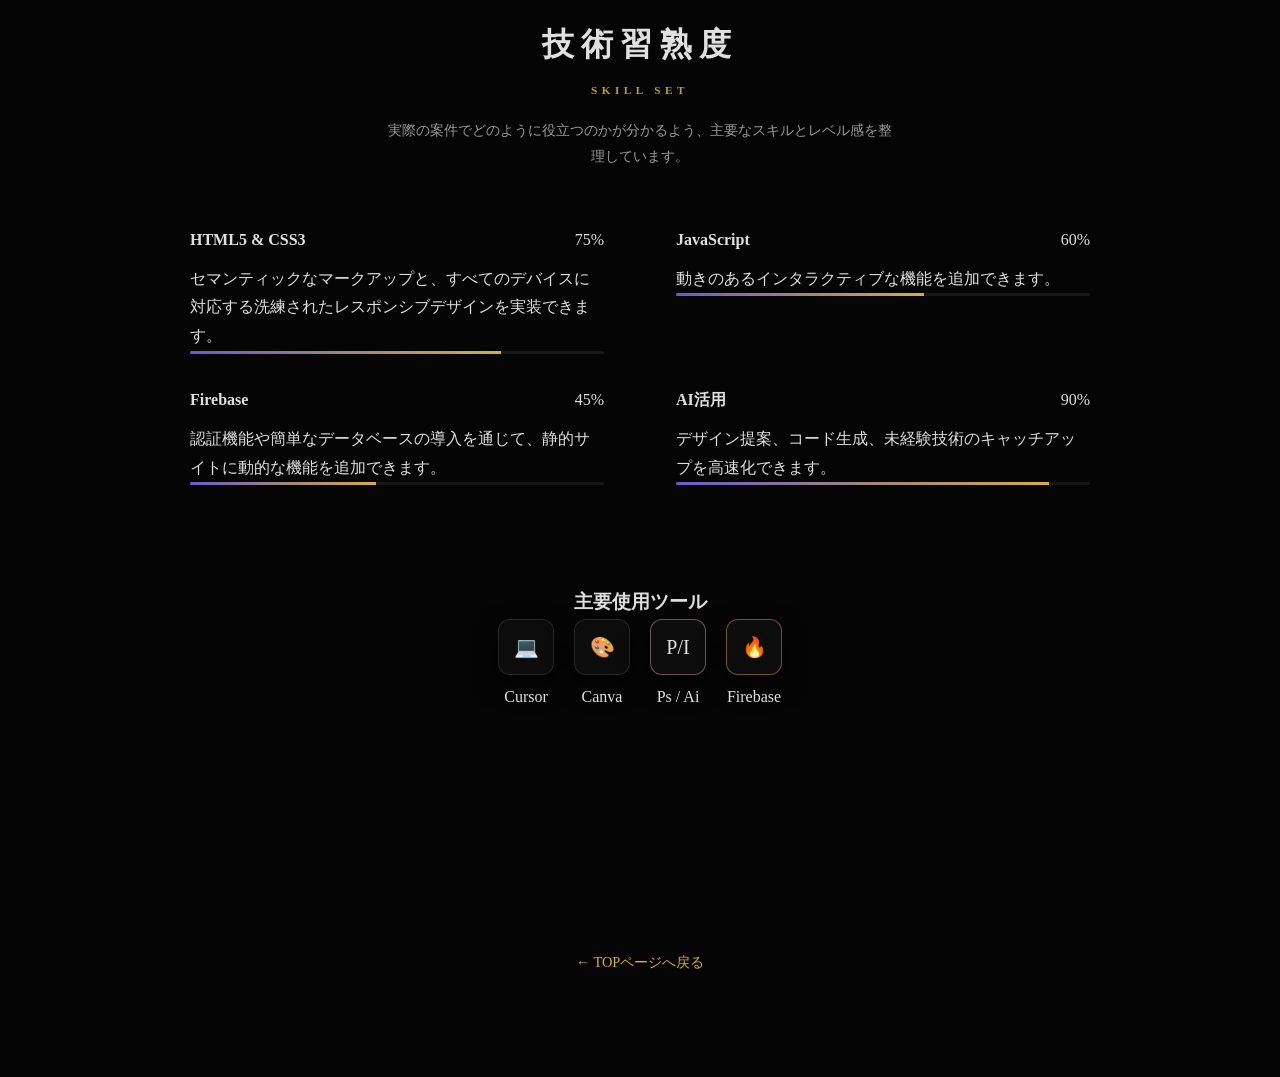
<file: about.html>
<!DOCTYPE html>
<html lang="ja">
<head>
    <meta charset="UTF-8">
    <meta name="viewport" content="width=device-width, initial-scale=1.0">
    <meta name="description" content="幾何楓製作所 | Kikafu Design Studio のABOUTページ。制作者のプロフィール、制作への想い、活動時間、これまでの歩み、スキルセットを詳しく紹介します。">
    <meta property="og:type" content="website">
    <meta property="og:title" content="ABOUT | 幾何楓製作所 Kikafu Design Studio">
    <meta property="og:description" content="制作者の背景や制作スタンス、活動スケジュールや歩み、スキル情報をまとめた自己紹介ページです。">
    <meta property="og:url" content="https://dohiwebc.github.io/nagiakari/about.html">
    <meta property="og:image" content="https://dohiwebc.github.io/nagiakari/ogp.png">
    <meta name="twitter:card" content="summary_large_image">
    <title>ABOUT | 幾何楓製作所 Kikafu Design Studio</title>
    <link rel="stylesheet" href="css/about.css">
</head>
<body>
<header>
    <div class="header-inner container">
        <a href="index.html" class="logo">
            幾何楓製作所 <span class="en">Kikafu Design Studio</span>
        </a>
        <nav class="header-nav nav-panel" aria-label="メインナビゲーション">
            <button
                class="menu-trigger"
                id="menu-trigger"
                type="button"
                aria-label="メニューを開閉"
                aria-controls="nav-list"
                aria-expanded="false"
            >
                <span></span>
                <span></span>
                <span></span>
            </button>
            <ul class="nav-list" id="nav-list">
                <li><a href="index.html#index-about" class="nav-link">ABOUT</a></li>
                <li><a href="index.html#works" class="nav-link">WORKS</a></li>
                <li><a href="index.html#pricing" class="nav-link">PRICING</a></li>
                <li><a href="index.html#flow" class="nav-link">FLOW</a></li>
                <li><a href="index.html#faq" class="nav-link">FAQ</a></li>
                <li><a href="index.html#contact" class="nav-link">CONTACT</a></li>
            </ul>
        </nav>
    </div>
    <div class="nav-overlay" aria-hidden="true"></div>
</header>
    <main class="about-page">
        <section class="about-hero">
            <div class="container">
                <h1 class="reveal">ABOUT</h1>
                <p class="reveal delay-1">私について</p>
            </div>
        </section>

        <section class="about-intro">
            <div class="container">
                <h2 class="section-title reveal" data-en="INTRODUCTION">自己紹介</h2>
                <div class="about-intro-grid">
                    <div class="about-intro-main reveal">
                        <p class="about-intro-lead">
                            幾何楓製作所は、ひとりで完結する“なんとなく綺麗なサイト”ではなく、<br>
                            クライアントと一緒に呼吸しながら育っていくWeb体験をつくることを大切にしています。
                        </p>
                        <p class="about-intro-text">
                            愛媛を拠点に、オンライン完結型で全国の案件に対応。<br>
                            AIによる高速なラフ案出しと、コードでの丁寧な仕上げを組み合わせることで、<br>
                            「速さ」と「こだわり」の両立を目指しています。
                        </p>
                    </div>
                    <div class="about-intro-tags reveal delay-1">
                        <p class="about-intro-label">TAGS</p>
                        <ul class="about-tag-list">
                            <li># AI活用</li>
                            <li># コードベースのWeb制作</li>
                            <li># 一緒につくるスタイル</li>
                            <li># ミニマル × 幾何学デザイン</li>
                        </ul>
                    </div>
                </div>
            </div>
        </section>

        <section class="about-profile">
            <div class="container">
                <h2 class="section-title reveal" data-en="PROFILE">プロフィールと制作スタンス</h2>
                <div class="profile-grid">
                    <div class="profile-left reveal">
                        <div class="image-placeholder">
                            <span class="placeholder-text">Kikafu Design Studio</span>
                        </div>
                        <div class="personal-info">
                            <dl>
                                <dt>Name</dt>
                                <dd>幾何楓製作所 / Kikafu Design Studio</dd>
                                <dt>Birthday</dt>
                                <dd>2008.5.19</dd>
                                <dt>Location</dt>
                                <dd>Japan Ehime</dd>
                                <dt>Experience</dt>
                                <dd>Web Developer / Designer</dd>
                                <dt>Education</dt>
                                <dd>角川ドワンゴ学園 N高等学校 在籍</dd>
                            </dl>
                        </div>
                    </div>

                    <div class="profile-right reveal delay-1">
                        <h2 class="mission-title">制作への想い</h2>
                        <span class="label">MISSION</span>
                        <div class="mission-text">
                            <p>
                                Webサイトは、作って終わりではありません。それは、誰かに想いを届け、対話を始めるための「入り口」です。
                                AI技術を活用することで制作のスピードと精度を高め、その分、クライアント様一人ひとりの「背景にある物語」を深く理解することに時間を費やします。
                            </p>
                            <p>
                                技術はあくまで手段であり、目的は「人」にあります。
                                静かな情熱を持って、あなたのビジネスが最も美しく輝く形を、共に創り上げていきたいと考えています。
                            </p>
                        </div>
                    </div>
                </div>
            </div>
        </section>

        <section class="about-activity reveal">
            <div class="container">
                <h2 class="section-title" data-en="SCHEDULE">活動時間</h2>
                <p class="section-lead">普段の稼働時間と、連絡のとりやすい時間帯の目安です。</p>
                <div class="activity-layout">
                    <div class="activity-days">
                        <div class="day-item">
                            <span class="day-label">月・火・木・金</span>
                            <span class="day-status">Active</span>
                        </div>
                        <div class="day-item">
                            <span class="day-label">水</span>
                            <span class="day-status status-sub">Half-Day</span>
                        </div>
                        <div class="day-item">
                            <span class="day-label">土・日・祝</span>
                            <span class="day-status status-off">Closed</span>
                        </div>
                        <p class="day-notes">水曜午後は調整日のため、ご連絡への回答が翌日になる場合があります。</p>
                    </div>

                    <div class="activity-times">
                        <div class="time-row">
                            <div class="time-range">10:00 - 12:00</div>
                            <div class="time-info">
                                <strong>Response & Review</strong>
                                <p>前夜や早朝にいただいたご連絡への回答、および進捗の共有を行います。</p>
                            </div>
                        </div>
                        <div class="time-row highlighted">
                            <div class="time-range">12:00 - 18:00</div>
                            <div class="time-info">
                                <strong>Core Work</strong>
                                <p>デスクでの集中実装時間です。この時間帯が最も迅速に作業が進行します。</p>
                            </div>
                        </div>
                        <div class="time-row">
                            <div class="time-range">18:00 - 22:00</div>
                            <div class="time-info">
                                <strong>Contact Only</strong>
                                <p>PCを離れている場合がありますが、メッセージの確認と簡易的な返答は可能です。</p>
                            </div>
                        </div>
                    </div>
                </div>
            </div>
        </section>

        <section class="about-history reveal">
            <div class="container">
                <h2 class="section-title" data-en="HISTORY">歩み</h2>
                <p class="section-lead">Web制作とAI活用に出会ってから、現在のスタイルに至るまでの簡単な履歴です。</p>
                <div class="history-timeline">
                    <div class="history-item">
                        <div class="history-marker"></div>
                        <div class="history-header">
                            <span class="history-period">ルーツ</span>
                            <h4>HTML/CSSとの出会い</h4>
                        </div>
                        <p class="history-desc">
                            きっかけは、角川ドワンゴ学園 N高等学校の課外授業でした。そこで触れたマークアップ言語の世界に、自分の書いたコードが即座に形になる面白さを発見。ネットコースの特性を活かし、学業と並行してWebサイトを構成する仕組みそのものに深くのめり込んでいきました。
                        </p>
                    </div>

                    <div class="history-item">
                        <div class="history-marker"></div>
                        <div class="history-header">
                            <span class="history-period">転機</span>
                            <h4>AIによる制作プロセスの拡張</h4>
                        </div>
                        <p class="history-desc">
                            制作を続ける中で、AI技術をいち早くワークフローに取り入れました。それは単に「楽をするため」の道具ではなく、人間の思考だけでは辿り着けない新たな選択肢を提示してくれるパートナーだと考えています。AIにできることはAIに任せ、自分は「より良い選択」に集中する。そのスタイルが、現在の制作の基盤となっています。
                        </p>
                    </div>
                </div>
            </div>
        </section>

        <section class="about-skills">
            <div class="container">
                <h2 class="section-title reveal" data-en="SKILL SET">技術習熟度</h2>
                <p class="section-lead reveal">実際の案件でどのように役立つのかが分かるよう、主要なスキルとレベル感を整理しています。</p>

                <div class="skill-gauge-grid">
                    <div class="skill-item-detailed reveal skill-animated" data-level="75">
                        <div class="skill-header">
                            <h4>HTML5 & CSS3</h4>
                            <span class="skill-level-text">75%</span>
                        </div>
                        <p class="skill-description-text">セマンティックなマークアップと、すべてのデバイスに対応する洗練されたレスポンシブデザインを実装できます。</p>
                        <div class="progress-bar-container"><div class="progress-bar-fill"></div></div>
                    </div>

                    <div class="skill-item-detailed reveal skill-animated" data-level="60">
                        <div class="skill-header">
                            <h4>JavaScript</h4>
                            <span class="skill-level-text">60%</span>
                        </div>
                        <p class="skill-description-text">動きのあるインタラクティブな機能を追加できます。</p>
                        <div class="progress-bar-container"><div class="progress-bar-fill"></div></div>
                    </div>

                    <div class="skill-item-detailed reveal skill-animated" data-level="45">
                        <div class="skill-header">
                            <h4>Firebase</h4>
                            <span class="skill-level-text">45%</span>
                        </div>
                        <p class="skill-description-text">認証機能や簡単なデータベースの導入を通じて、静的サイトに動的な機能を追加できます。</p>
                        <div class="progress-bar-container"><div class="progress-bar-fill"></div></div>
                    </div>

                    <div class="skill-item-detailed reveal skill-animated" data-level="90">
                        <div class="skill-header">
                            <h4>AI活用</h4>
                            <span class="skill-level-text">90%</span>
                        </div>
                        <p class="skill-description-text">デザイン提案、コード生成、未経験技術のキャッチアップを高速化できます。</p>
                        <div class="progress-bar-container"><div class="progress-bar-fill"></div></div>
                    </div>
                </div>

                <div class="tools-section reveal">
                    <h3 class="tools-title">主要使用ツール</h3>
                    <div class="tool-icons">
                        <div class="tool-item"><div class="tool-icon-box">💻</div><span>Cursor</span></div>
                        <div class="tool-item"><div class="tool-icon-box">🎨</div><span>Canva</span></div>
                        <div class="tool-item"><div class="tool-icon-box" style="border-color: rgba(255, 192, 203, 0.4);">P/I</div><span>Ps / Ai</span></div>
                        <div class="tool-item"><div class="tool-icon-box" style="border-color: rgba(255, 202, 40, 0.4);">🔥</div><span>Firebase</span></div>
                    </div>
                </div>
            </div>
        </section>

        <div class="page-footer-nav reveal">
            <a href="index.html" class="back-link">← TOPページへ戻る</a>
        </div>
    </main>

    <script>
        // ハンバーガーメニュー
        (function() {
            const menuTrigger = document.getElementById('menu-trigger');
            const navOverlay = document.querySelector('.nav-overlay');
            if (menuTrigger) {
                const closeNav = () => {
                    document.body.classList.remove('nav-open');
                    menuTrigger.classList.remove('is-active');
                    menuTrigger.setAttribute('aria-expanded', 'false');
                };
                menuTrigger.addEventListener('click', () => {
                    const willOpen = !document.body.classList.contains('nav-open');
                    document.body.classList.toggle('nav-open', willOpen);
                    menuTrigger.classList.toggle('is-active', willOpen);
                    menuTrigger.setAttribute('aria-expanded', willOpen ? 'true' : 'false');
                });
                if (navOverlay) navOverlay.addEventListener('click', closeNav);
                document.querySelectorAll('.nav-link').forEach(link => link.addEventListener('click', closeNav));
                document.addEventListener('keydown', e => { if (e.key === 'Escape') closeNav(); });
            }
        })();
    </script>
    <script>
        document.addEventListener('DOMContentLoaded', function() {
            const observer = new IntersectionObserver((entries) => {
                entries.forEach(entry => {
                    if (entry.isIntersecting) {
                        entry.target.classList.add('is-visible');
                        if (entry.target.classList.contains('skill-animated')) {
                            const level = entry.target.getAttribute('data-level');
                            const fill = entry.target.querySelector('.progress-bar-fill');
                            if (fill) fill.style.width = level + '%';
                        }
                    }
                });
            }, { threshold: 0.1 });
            document.querySelectorAll('.reveal').forEach(el => observer.observe(el));
        });
    </script>

</body>
</html>
</file>
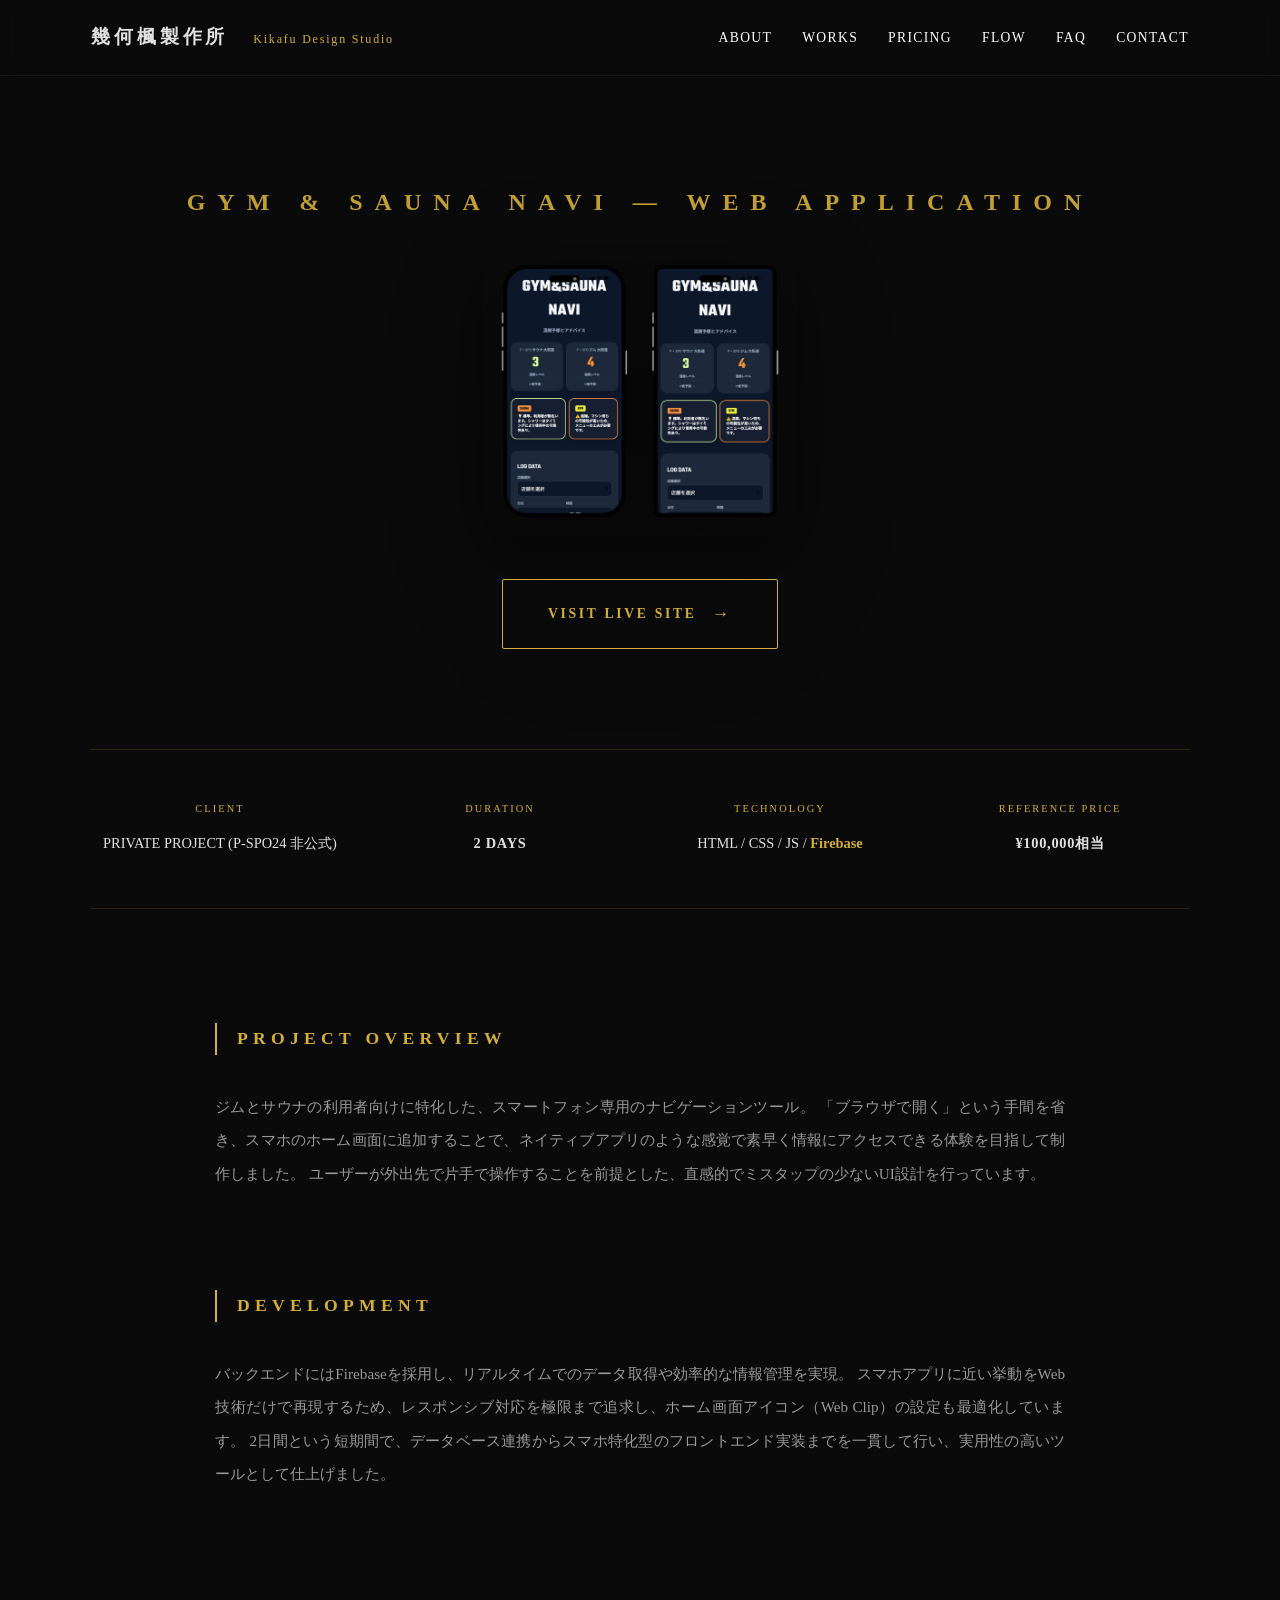
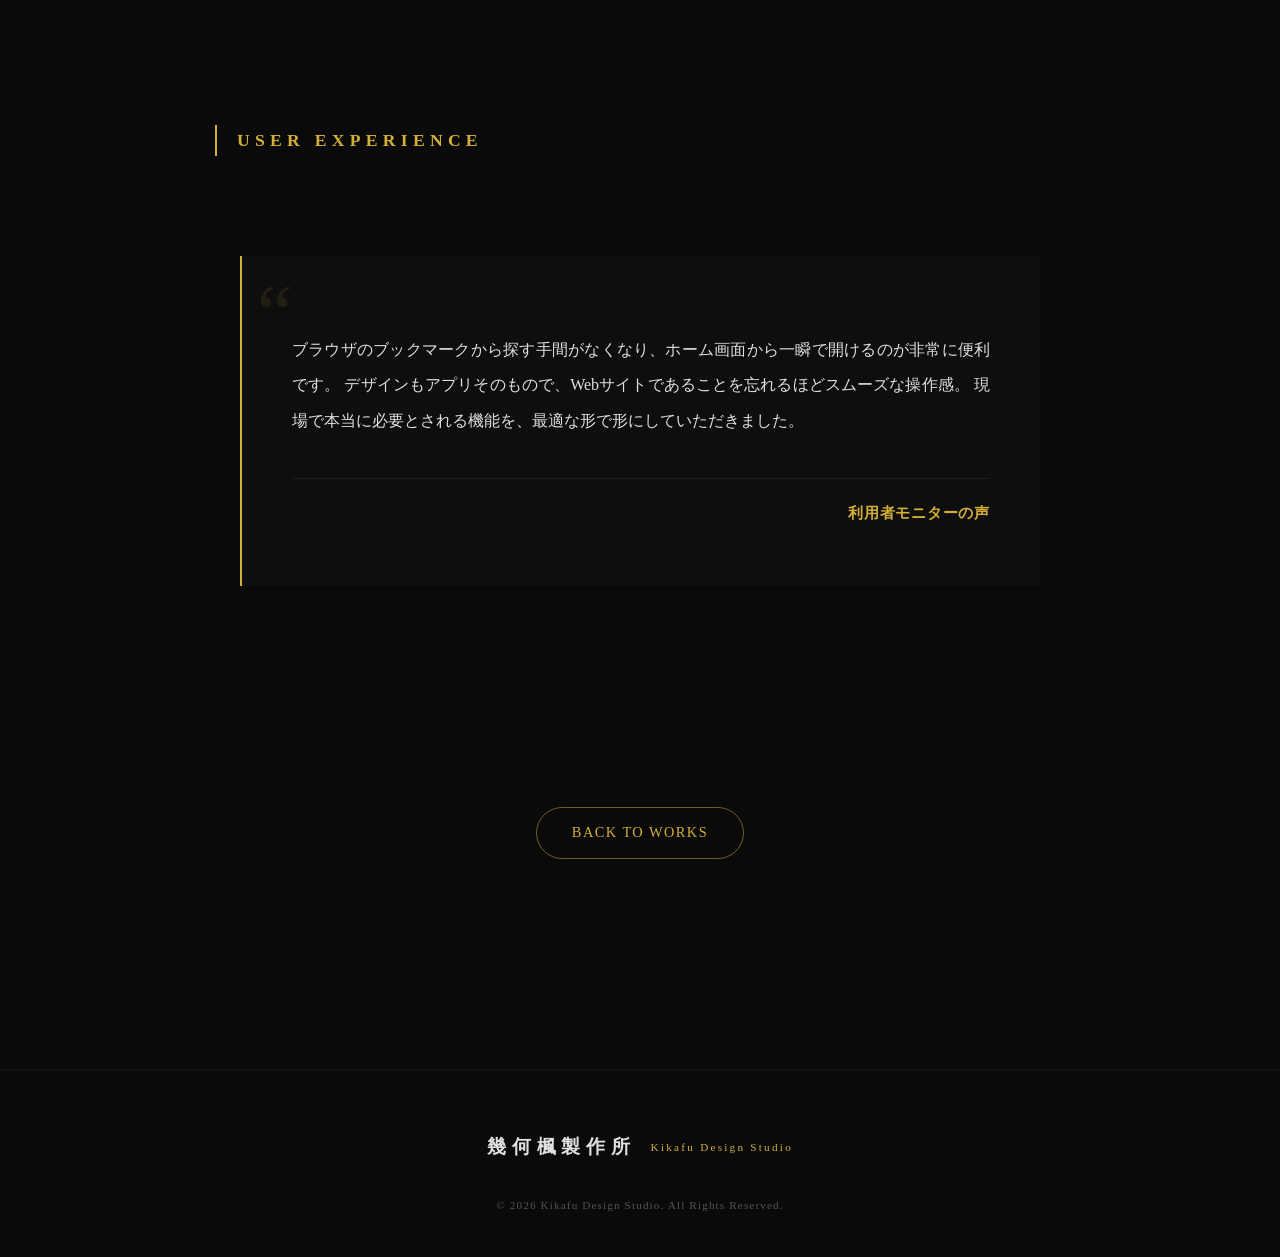
<file: gymsaunanavi.html>
<!DOCTYPE html>
<html lang="ja">
<head>
    <meta charset="UTF-8">
    <meta name="viewport" content="width=device-width, initial-scale=1.0">
    <title>GYM & SAUNA NAVI 制作実績 | 幾何楓製作所</title>
    <link rel="stylesheet" href="css/style.css">
    <link rel="stylesheet" href="css/works.css">
</head>
<body id="top"> 
        <header>
        <div class="header-inner container">
            <a href="index.html" class="logo">
                幾何楓製作所 <span class="en">Kikafu Design Studio</span>
            </a>
            <nav class="header-nav nav-panel" aria-label="メインナビゲーション">
                <button
                    class="menu-trigger"
                    id="menu-trigger"
                    type="button"
                    aria-label="メニューを開閉"
                    aria-controls="nav-list"
                    aria-expanded="false"
                >
                    <span></span>
                    <span></span>
                    <span></span>
                </button>
                <ul class="nav-list" id="nav-list">
                    <li><a href="index.html#index-about" class="nav-link">ABOUT</a></li>
                    <li><a href="index.html#works" class="nav-link">WORKS</a></li>
                    <li><a href="index.html#pricing" class="nav-link">PRICING</a></li>
                    <li><a href="index.html#flow" class="nav-link">FLOW</a></li>
                    <li><a href="index.html#faq" class="nav-link">FAQ</a></li>
                    <li><a href="index.html#contact" class="nav-link">CONTACT</a></li>
                </ul>
            </nav>
        </div>
        <div class="nav-overlay" aria-hidden="true"></div>
    </header>

    <main class="container detail-container">
        <section class="detail-hero reveal">
            <div class="hero-text-area">
                <h1 class="section-title" data-en="APP TOOL">GYM & SAUNA NAVI</h1>
                <p class="hero-sub-tag">
                    GYM & SAUNA NAVI — WEB APPLICATION
                </p>
            </div>

            <div class="mockup-display">
                <img src="gymsaunanavimockup.png" alt="GYM & SAUNA NAVI 制作実績" class="mockup-full" style="max-width: 300px; margin: 0 auto; display: block; border-radius: 40px; box-shadow: 0 20px 40px rgba(0,0,0,0.3);">
                
                <div class="mockup-link-area">
                    <a href="https://dohiwebc.github.io/GYM-SAUNA-NAVI/" target="_blank" class="btn-visit-site">
                        VISIT LIVE SITE
                        <span class="btn-arrow">→</span>
                    </a>
                </div>
            </div>
        </section>

        <section class="detail-info reveal">
            <div class="info-grid">
                <div class="info-item">
                    <span class="label">CLIENT</span>
                    <span class="value">PRIVATE PROJECT (P-SPO24 非公式)</span>
                </div>
                <div class="info-item">
                    <span class="label">DURATION</span>
                    <span class="value highlight-text">2 DAYS</span>
                </div>
                <div class="info-item">
                    <span class="label">TECHNOLOGY</span>
                    <span class="value">HTML / CSS / JS / <span class="tech-highlight">Firebase</span></span>
                </div>
                <div class="info-item">
                    <span class="label">REFERENCE PRICE</span>
                    <span class="value highlight-text">¥100,000相当</span>
                </div>
            </div>
        </section>

        <section class="detail-content">
            <div class="content-block reveal">
                <h2 class="content-sub-title">PROJECT OVERVIEW</h2>
                <p>
                    ジムとサウナの利用者向けに特化した、スマートフォン専用のナビゲーションツール。
                    「ブラウザで開く」という手間を省き、スマホのホーム画面に追加することで、ネイティブアプリのような感覚で素早く情報にアクセスできる体験を目指して制作しました。
                    ユーザーが外出先で片手で操作することを前提とした、直感的でミスタップの少ないUI設計を行っています。
                </p>
            </div>

            <div class="content-block reveal">
                <h2 class="content-sub-title">DEVELOPMENT</h2>
                <p>
                    バックエンドにはFirebaseを採用し、リアルタイムでのデータ取得や効率的な情報管理を実現。
                    スマホアプリに近い挙動をWeb技術だけで再現するため、レスポンシブ対応を極限まで追求し、ホーム画面アイコン（Web Clip）の設定も最適化しています。
                    2日間という短期間で、データベース連携からスマホ特化型のフロントエンド実装までを一貫して行い、実用性の高いツールとして仕上げました。
                </p>
            </div>
        </section>

        <section class="testimonial-section reveal">
            <h2 class="content-sub-title">USER EXPERIENCE</h2>
            <div class="client-testimonial">
                <div class="quote-icon">“</div>
                <p class="testimonial-text">
                    ブラウザのブックマークから探す手間がなくなり、ホーム画面から一瞬で開けるのが非常に便利です。
                    デザインもアプリそのもので、Webサイトであることを忘れるほどスムーズな操作感。
                    現場で本当に必要とされる機能を、最適な形で形にしていただきました。
                </p>
                <div class="testimonial-footer">
                    <span class="client-name">利用者モニターの声</span>
                </div>
            </div>
        </section>

        <div class="detail-back-btn reveal">
            <a href="index.html#works" class="btn-sub-gold">BACK TO WORKS</a>
        </div>
    </main>

    <footer class="footer">
        <a href="index.html" class="footer-logo">
            幾何楓製作所 <span class="en">Kikafu Design Studio</span>
        </a>
        <p class="copyright">&copy; 2026 Kikafu Design Studio. All Rights Reserved.</p>
    </footer>

    <script>
    document.addEventListener('DOMContentLoaded', () => {
    // ハンバーガーメニュー
    const menuTrigger = document.getElementById('menu-trigger');
    const navOverlay = document.querySelector('.nav-overlay');
    if (menuTrigger) {
        const closeNav = () => {
            document.body.classList.remove('nav-open');
            menuTrigger.classList.remove('is-active');
            menuTrigger.setAttribute('aria-expanded', 'false');
        };
        menuTrigger.addEventListener('click', () => {
            const willOpen = !document.body.classList.contains('nav-open');
            document.body.classList.toggle('nav-open', willOpen);
            menuTrigger.classList.toggle('is-active', willOpen);
            menuTrigger.setAttribute('aria-expanded', willOpen ? 'true' : 'false');
        });
        if (navOverlay) navOverlay.addEventListener('click', closeNav);
        document.querySelectorAll('.nav-link').forEach(link => link.addEventListener('click', closeNav));
        document.addEventListener('keydown', e => { if (e.key === 'Escape') closeNav(); });
    }
    });

        const observer = new IntersectionObserver((entries) => {
            entries.forEach(entry => {
                if (entry.isIntersecting) {
                    entry.target.classList.add('is-visible');
                }
            });
        }, { threshold: 0.1 });
        document.querySelectorAll('.reveal').forEach(el => observer.observe(el));
    </script>
</body>
</html>
</file>
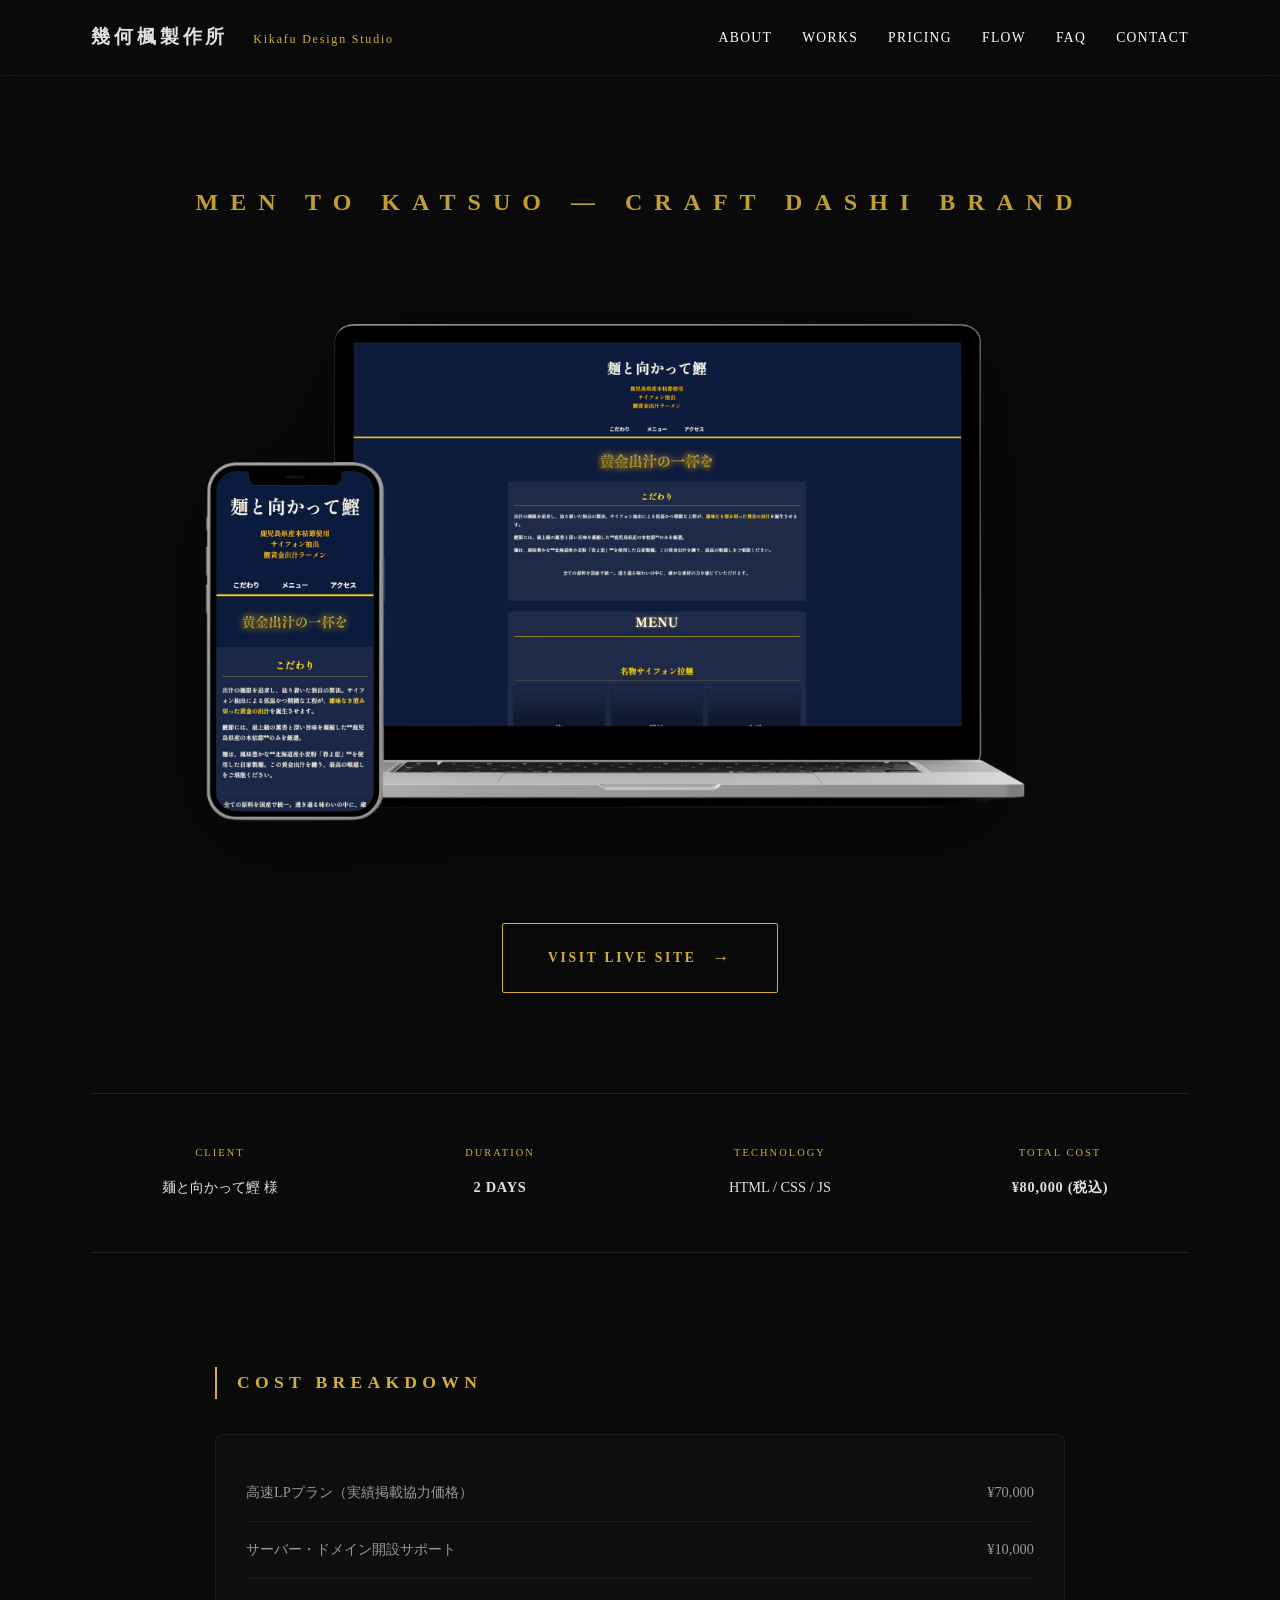
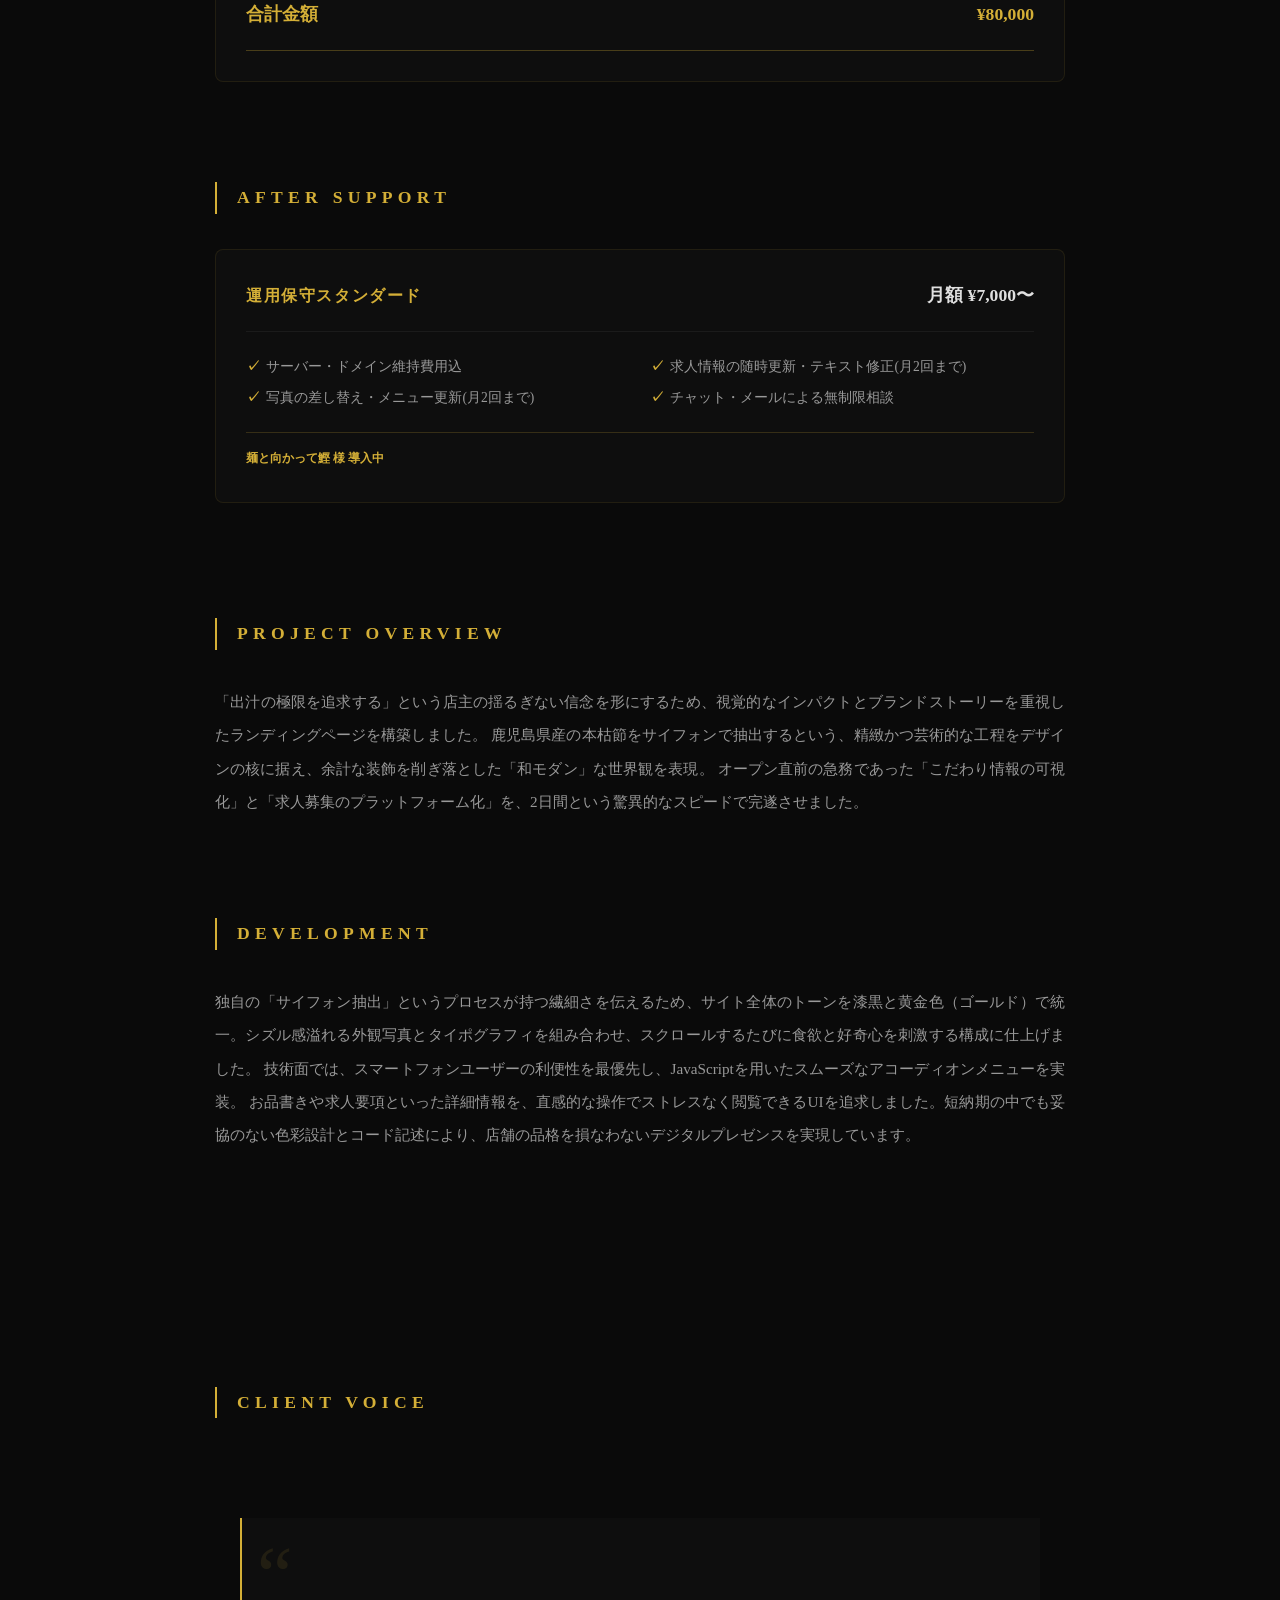
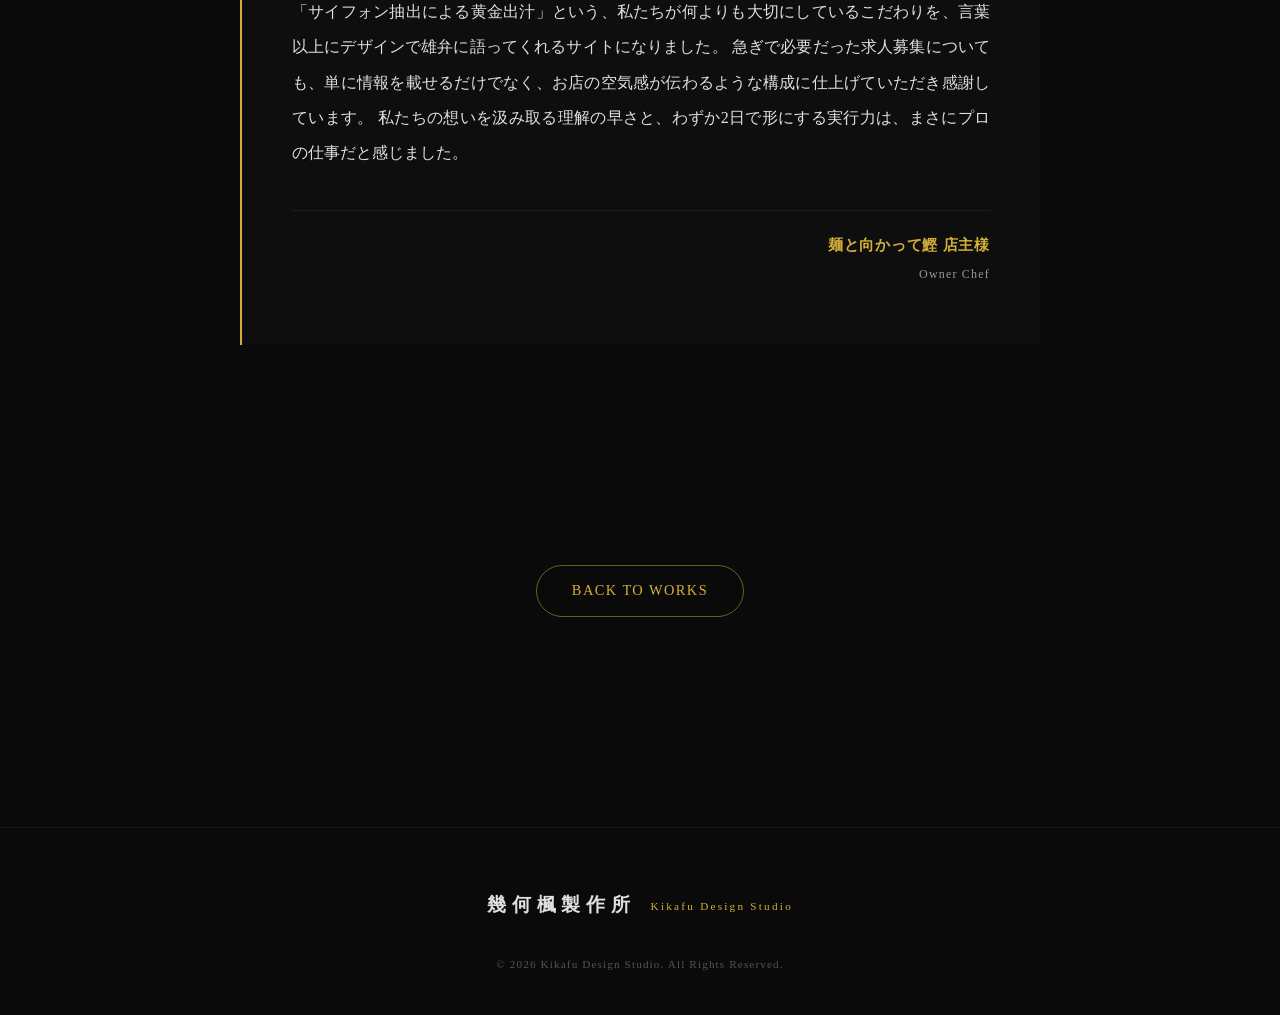
<file: men-katsuo.html>
<!DOCTYPE html>
<html lang="ja">
<head>
    <meta charset="UTF-8">
    <meta name="viewport" content="width=device-width, initial-scale=1.0">
    <title>麺と向かって鰹 制作実績 | 幾何楓製作所</title>
    <link rel="stylesheet" href="css/style.css">
    <link rel="stylesheet" href="css/works.css">
</head>
<body id="top"> 
        <header>
        <div class="header-inner container">
            <a href="index.html" class="logo">
                幾何楓製作所 <span class="en">Kikafu Design Studio</span>
            </a>
            <nav class="header-nav nav-panel" aria-label="メインナビゲーション">
                <button
                    class="menu-trigger"
                    id="menu-trigger"
                    type="button"
                    aria-label="メニューを開閉"
                    aria-controls="nav-list"
                    aria-expanded="false"
                >
                    <span></span>
                    <span></span>
                    <span></span>
                </button>
                <ul class="nav-list" id="nav-list">
                    <li><a href="index.html#index-about" class="nav-link">ABOUT</a></li>
                    <li><a href="index.html#works" class="nav-link">WORKS</a></li>
                    <li><a href="index.html#pricing" class="nav-link">PRICING</a></li>
                    <li><a href="index.html#flow" class="nav-link">FLOW</a></li>
                    <li><a href="index.html#faq" class="nav-link">FAQ</a></li>
                    <li><a href="index.html#contact" class="nav-link">CONTACT</a></li>
                </ul>
            </nav>
        </div>
        <div class="nav-overlay" aria-hidden="true"></div>
    </header>

    <main class="container detail-container">
        <section class="detail-hero reveal">
            <div class="hero-text-area">
                <h1 class="section-title" data-en="MEN TO KATSUO">麺と向かって鰹 様</h1>
                <p class="hero-sub-tag">
    MEN TO KATSUO — CRAFT DASHI BRAND
</p>
            </div>

            <div class="mockup-display">
                <img src="men-katsuomockup.png" alt="麺と向かって鰹 制作実績" class="mockup-full">
                
                <div class="mockup-link-area">
                    <a href="https://dohiwebc.github.io/menkatsu/menkatsu.html" target="_blank" class="btn-visit-site">
                        VISIT LIVE SITE
                        <span class="btn-arrow">→</span>
                    </a>
                </div>
            </div>
        </section>

        <section class="detail-info reveal">
            <div class="info-grid">
                <div class="info-item">
                    <span class="label">CLIENT</span>
                    <span class="value">麺と向かって鰹 様</span>
                </div>
                <div class="info-item">
                    <span class="label">DURATION</span>
                    <span class="value highlight-text">2 DAYS</span>
                </div>
                <div class="info-item">
                    <span class="label">TECHNOLOGY</span>
                    <span class="value">HTML / CSS / JS</span>
                </div>
                <div class="info-item">
                    <span class="label">TOTAL COST</span>
                    <span class="value highlight-text">¥80,000 <span class="tax-note">(税込)</span></span>
                </div>
            </div>
        </section>

        <section class="detail-content">
            <div class="content-block reveal">
                <h2 class="content-sub-title">COST BREAKDOWN</h2>
                <div class="cost-table">
                    <div class="cost-row">
                        <span>高速LPプラン（実績掲載協力価格）</span>
                        <span>¥70,000</span>
                    </div>
                    <div class="cost-row">
                        <span>サーバー・ドメイン開設サポート</span>
                        <span>¥10,000</span>
                    </div>
                    <div class="cost-total">
                        <span>合計金額</span>
                        <span>¥80,000</span>
                    </div>
                </div>
            </div>

            <div class="content-block reveal">
                <h2 class="content-sub-title">AFTER SUPPORT</h2>
                <div class="support-card-compact">
                    <div class="support-header">
                        <span class="support-plan-name">運用保守スタンダード</span>
                        <span class="support-price">月額 ¥7,000〜</span>
                    </div>
                    
                    <div class="support-body">
                        <ul class="support-list">
                            <li>サーバー・ドメイン維持費用込</li>
                            <li>求人情報の随時更新・テキスト修正(月2回まで)</li>
                            <li>写真の差し替え・メニュー更新(月2回まで)</li>
                            <li>チャット・メールによる無制限相談</li>
                        </ul>
                        <div class="support-badge">
                            麺と向かって鰹 様 導入中
                        </div>
                    </div>
                </div>
            </div>
        </section>

        <section class="detail-content">
    <div class="content-block reveal">
        <h2 class="content-sub-title">PROJECT OVERVIEW</h2>
        <p>
            「出汁の極限を追求する」という店主の揺るぎない信念を形にするため、視覚的なインパクトとブランドストーリーを重視したランディングページを構築しました。
            鹿児島県産の本枯節をサイフォンで抽出するという、精緻かつ芸術的な工程をデザインの核に据え、余計な装飾を削ぎ落とした「和モダン」な世界観を表現。
            オープン直前の急務であった「こだわり情報の可視化」と「求人募集のプラットフォーム化」を、2日間という驚異的なスピードで完遂させました。
        </p>
    </div>

    <div class="content-block reveal">
        <h2 class="content-sub-title">DEVELOPMENT</h2>
        <p>
            独自の「サイフォン抽出」というプロセスが持つ繊細さを伝えるため、サイト全体のトーンを漆黒と黄金色（ゴールド）で統一。シズル感溢れる外観写真とタイポグラフィを組み合わせ、スクロールするたびに食欲と好奇心を刺激する構成に仕上げました。
            技術面では、スマートフォンユーザーの利便性を最優先し、JavaScriptを用いたスムーズなアコーディオンメニューを実装。
            お品書きや求人要項といった詳細情報を、直感的な操作でストレスなく閲覧できるUIを追求しました。短納期の中でも妥協のない色彩設計とコード記述により、店舗の品格を損なわないデジタルプレゼンスを実現しています。
        </p>
    </div>
</section>

        <section class="testimonial-section reveal">
    <h2 class="content-sub-title">CLIENT VOICE</h2>
    
    <div class="client-testimonial">
        <div class="quote-icon">“</div>
        <p class="testimonial-text">
            「サイフォン抽出による黄金出汁」という、私たちが何よりも大切にしているこだわりを、言葉以上にデザインで雄弁に語ってくれるサイトになりました。
            急ぎで必要だった求人募集についても、単に情報を載せるだけでなく、お店の空気感が伝わるような構成に仕上げていただき感謝しています。
            私たちの想いを汲み取る理解の早さと、わずか2日で形にする実行力は、まさにプロの仕事だと感じました。
        </p>
        <div class="testimonial-footer">
            <span class="client-name">麺と向かって鰹 店主様</span>
            <span class="client-title">Owner Chef</span>
        </div>
    </div>
</section>

        <div class="detail-back-btn reveal">
            <a href="index.html#works" class="btn-sub-gold">BACK TO WORKS</a>
        </div>
    </main>

    <footer class="footer">
        <a href="index.html" class="footer-logo">
            幾何楓製作所 <span class="en">Kikafu Design Studio</span>
        </a>
        <p class="copyright">&copy; 2026 Kikafu Design Studio. All Rights Reserved.</p>
    </footer>

    <script>
    document.addEventListener('DOMContentLoaded', () => {
    // ハンバーガーメニュー
    const menuTrigger = document.getElementById('menu-trigger');
    const navOverlay = document.querySelector('.nav-overlay');
    if (menuTrigger) {
        const closeNav = () => {
            document.body.classList.remove('nav-open');
            menuTrigger.classList.remove('is-active');
            menuTrigger.setAttribute('aria-expanded', 'false');
        };
        menuTrigger.addEventListener('click', () => {
            const willOpen = !document.body.classList.contains('nav-open');
            document.body.classList.toggle('nav-open', willOpen);
            menuTrigger.classList.toggle('is-active', willOpen);
            menuTrigger.setAttribute('aria-expanded', willOpen ? 'true' : 'false');
        });
        if (navOverlay) navOverlay.addEventListener('click', closeNav);
        document.querySelectorAll('.nav-link').forEach(link => link.addEventListener('click', closeNav));
        document.addEventListener('keydown', e => { if (e.key === 'Escape') closeNav(); });
    }
    });

        const observer = new IntersectionObserver((entries) => {
            entries.forEach(entry => {
                if (entry.isIntersecting) {
                    entry.target.classList.add('is-visible');
                }
            });
        }, { threshold: 0.1 });
        document.querySelectorAll('.reveal').forEach(el => observer.observe(el));
    </script>
</body>
</html>
</file>
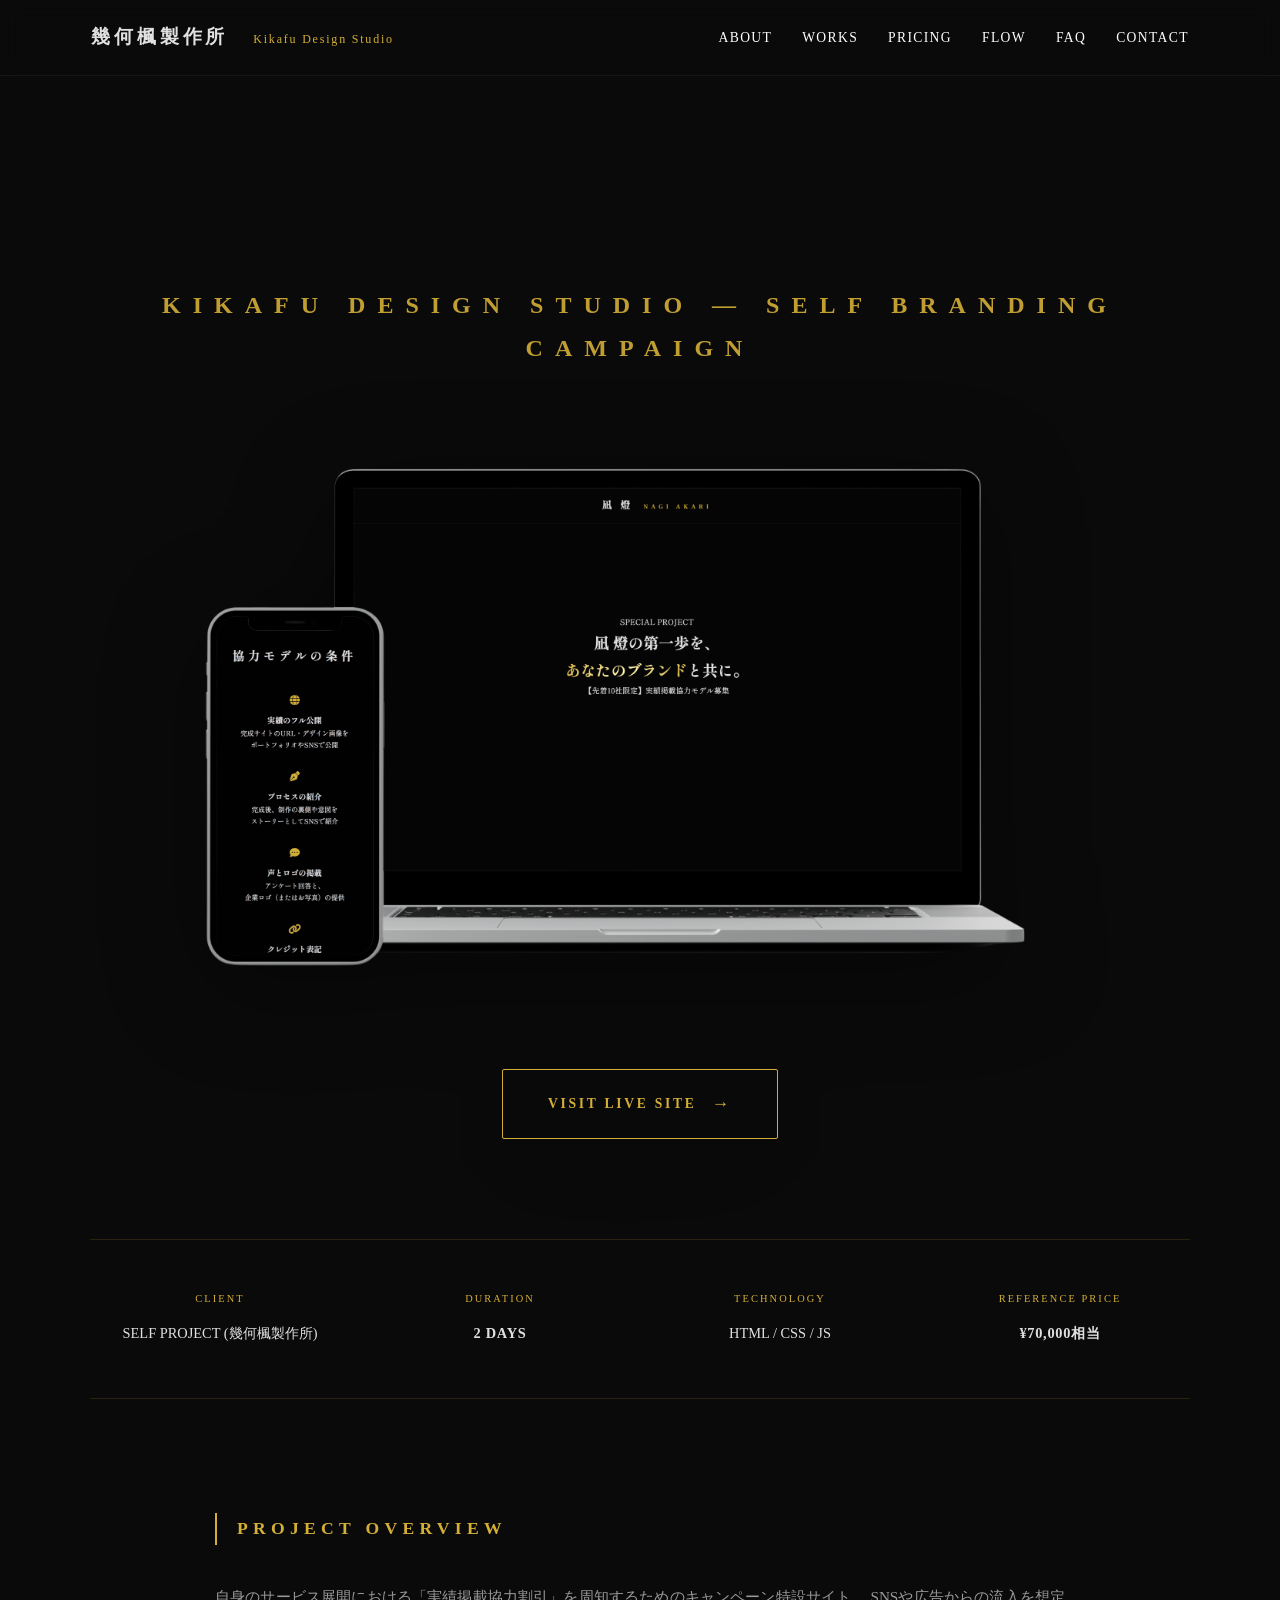
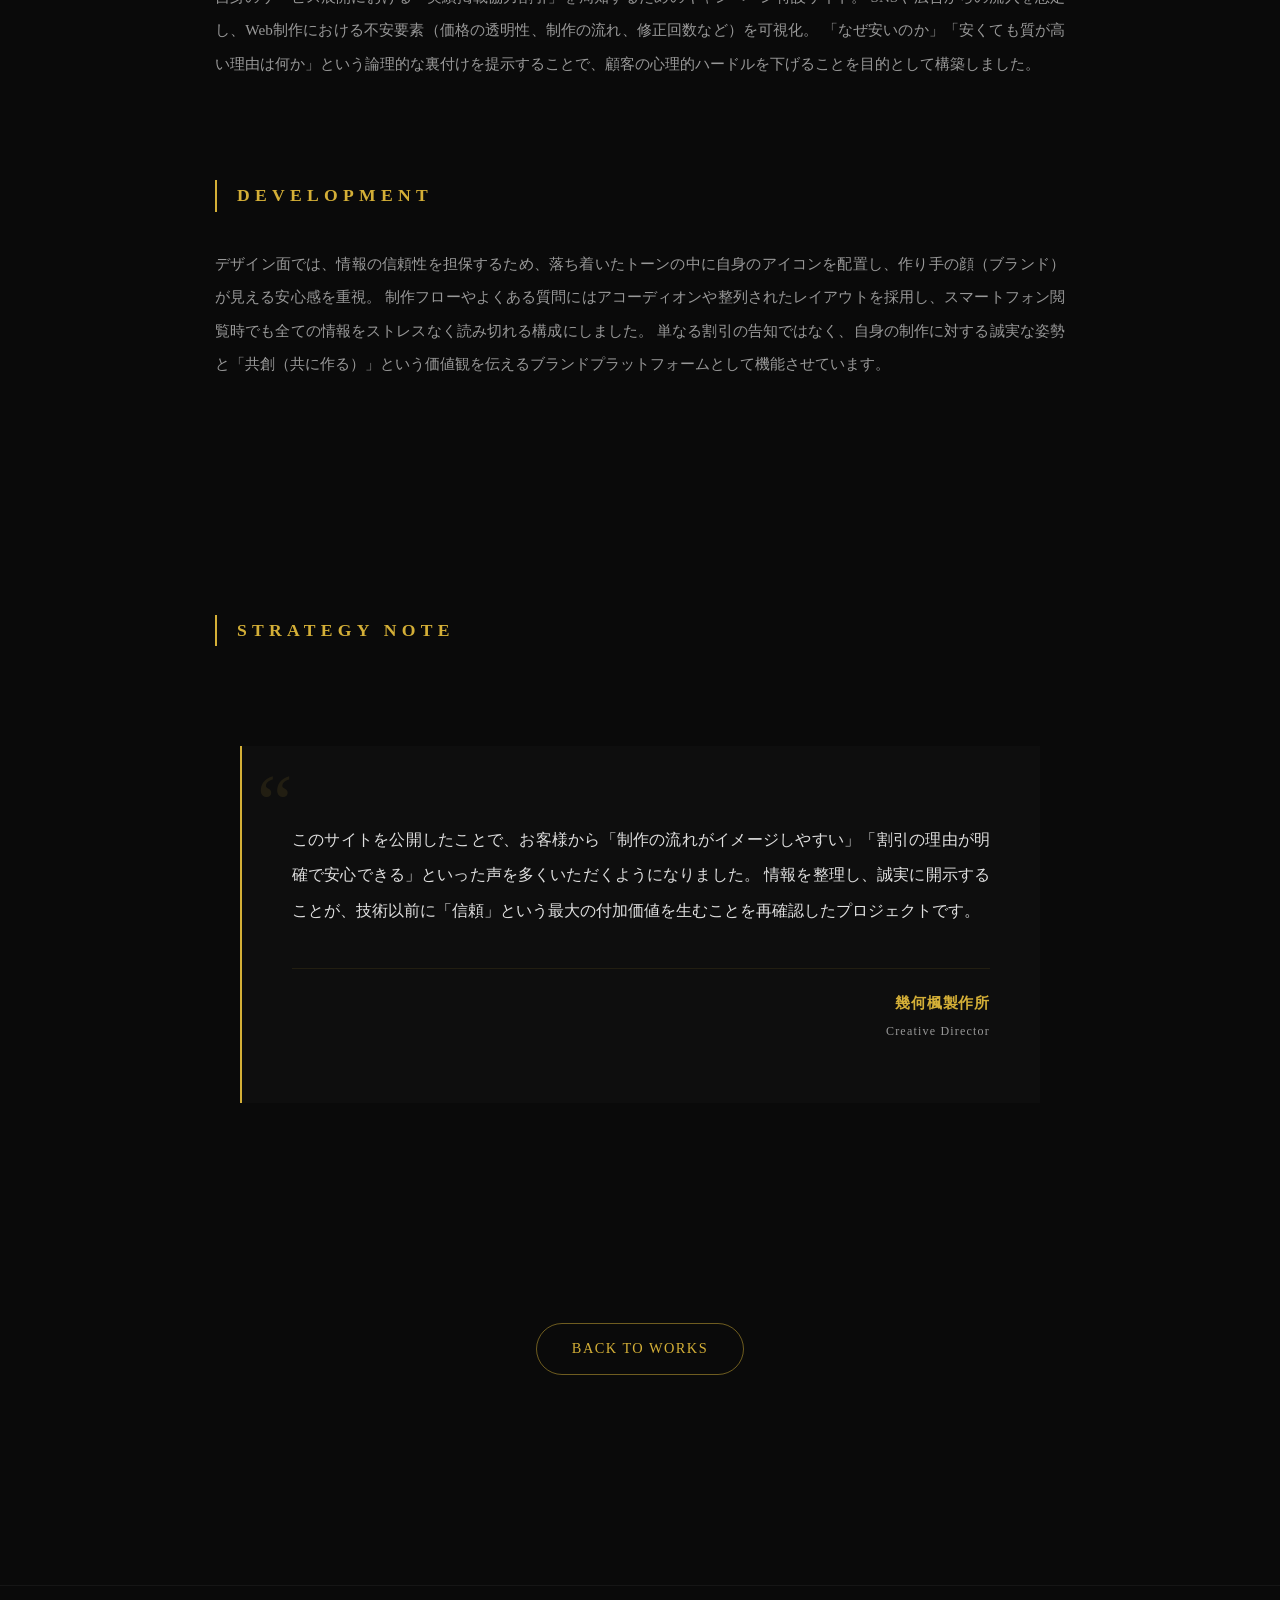
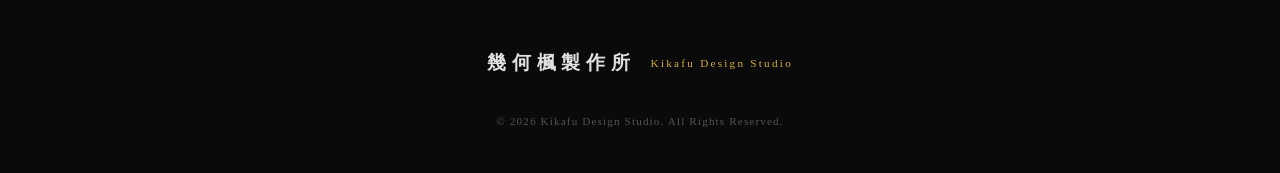
<file: nagiakari.html>
<!DOCTYPE html>
<html lang="ja">
<head>
    <meta charset="UTF-8">
    <meta name="viewport" content="width=device-width, initial-scale=1.0">
    <title>セルフブランディングキャンペーン 制作実績 | 幾何楓製作所</title>
    <link rel="stylesheet" href="css/style.css">
    <link rel="stylesheet" href="css/works.css">
</head>
<body id="top"> 
        <header>
        <div class="header-inner container">
            <a href="index.html" class="logo">
                幾何楓製作所 <span class="en">Kikafu Design Studio</span>
            </a>
            <nav class="header-nav nav-panel" aria-label="メインナビゲーション">
                <button
                    class="menu-trigger"
                    id="menu-trigger"
                    type="button"
                    aria-label="メニューを開閉"
                    aria-controls="nav-list"
                    aria-expanded="false"
                >
                    <span></span>
                    <span></span>
                    <span></span>
                </button>
                <ul class="nav-list" id="nav-list">
                    <li><a href="index.html#index-about" class="nav-link">ABOUT</a></li>
                    <li><a href="index.html#works" class="nav-link">WORKS</a></li>
                    <li><a href="index.html#pricing" class="nav-link">PRICING</a></li>
                    <li><a href="index.html#flow" class="nav-link">FLOW</a></li>
                    <li><a href="index.html#faq" class="nav-link">FAQ</a></li>
                    <li><a href="index.html#contact" class="nav-link">CONTACT</a></li>
                </ul>
            </nav>
        </div>
        <div class="nav-overlay" aria-hidden="true"></div>
    </header>

    <main class="container detail-container">
        <section class="detail-hero reveal">
            <div class="hero-text-area">
                <h1 class="section-title" data-en="CAMPAIGN">幾何楓製作所 キャンペーン</h1>
                <p class="hero-sub-tag">
                    Kikafu Design Studio — SELF BRANDING CAMPAIGN
                </p>
            </div>

            <div class="mockup-display">
                <img src="nagiakarimockup2.png" alt="幾何楓製作所 キャンペーン" class="mockup-full">
                
                <div class="mockup-link-area">
                    <a href="https://dohiwebc.github.io/campaign/campaign.html" target="_blank" class="btn-visit-site">
                        VISIT LIVE SITE
                        <span class="btn-arrow">→</span>
                    </a>
                </div>
            </div>
        </section>

        <section class="detail-info reveal">
            <div class="info-grid">
                <div class="info-item">
                    <span class="label">CLIENT</span>
                    <span class="value">SELF PROJECT (幾何楓製作所)</span>
                </div>
                <div class="info-item">
                    <span class="label">DURATION</span>
                    <span class="value highlight-text">2 DAYS</span>
                </div>
                <div class="info-item">
                    <span class="label">TECHNOLOGY</span>
                    <span class="value">HTML / CSS / JS</span>
                </div>
                <div class="info-item">
                    <span class="label">REFERENCE PRICE</span>
                    <span class="value highlight-text">¥70,000相当</span>
                </div>
            </div>
        </section>

        <section class="detail-content">
            <div class="content-block reveal">
                <h2 class="content-sub-title">PROJECT OVERVIEW</h2>
                <p>
                    自身のサービス展開における「実績掲載協力割引」を周知するためのキャンペーン特設サイト。
                    SNSや広告からの流入を想定し、Web制作における不安要素（価格の透明性、制作の流れ、修正回数など）を可視化。
                    「なぜ安いのか」「安くても質が高い理由は何か」という論理的な裏付けを提示することで、顧客の心理的ハードルを下げることを目的として構築しました。
                </p>
            </div>

            <div class="content-block reveal">
                <h2 class="content-sub-title">DEVELOPMENT</h2>
                <p>
                    デザイン面では、情報の信頼性を担保するため、落ち着いたトーンの中に自身のアイコンを配置し、作り手の顔（ブランド）が見える安心感を重視。
                    制作フローやよくある質問にはアコーディオンや整列されたレイアウトを採用し、スマートフォン閲覧時でも全ての情報をストレスなく読み切れる構成にしました。
                    単なる割引の告知ではなく、自身の制作に対する誠実な姿勢と「共創（共に作る）」という価値観を伝えるブランドプラットフォームとして機能させています。
                </p>
            </div>
        </section>

        <section class="testimonial-section reveal">
            <h2 class="content-sub-title">STRATEGY NOTE</h2>
            <div class="client-testimonial">
                <div class="quote-icon">“</div>
                <p class="testimonial-text">
                    このサイトを公開したことで、お客様から「制作の流れがイメージしやすい」「割引の理由が明確で安心できる」といった声を多くいただくようになりました。
                    情報を整理し、誠実に開示することが、技術以前に「信頼」という最大の付加価値を生むことを再確認したプロジェクトです。
                </p>
                <div class="testimonial-footer">
                    <span class="client-name">幾何楓製作所</span>
                    <span class="client-title">Creative Director</span>
                </div>
            </div>
        </section>

        <div class="detail-back-btn reveal">
            <a href="index.html#works" class="btn-sub-gold">BACK TO WORKS</a>
        </div>
    </main>

    <footer class="footer">
        <a href="index.html" class="footer-logo">
            幾何楓製作所 <span class="en">Kikafu Design Studio</span>
        </a>
        <p class="copyright">&copy; 2026 Kikafu Design Studio. All Rights Reserved.</p>
    </footer>

    <script>
    document.addEventListener('DOMContentLoaded', () => {
    // ハンバーガーメニュー
    const menuTrigger = document.getElementById('menu-trigger');
    const navOverlay = document.querySelector('.nav-overlay');
    if (menuTrigger) {
        const closeNav = () => {
            document.body.classList.remove('nav-open');
            menuTrigger.classList.remove('is-active');
            menuTrigger.setAttribute('aria-expanded', 'false');
        };
        menuTrigger.addEventListener('click', () => {
            const willOpen = !document.body.classList.contains('nav-open');
            document.body.classList.toggle('nav-open', willOpen);
            menuTrigger.classList.toggle('is-active', willOpen);
            menuTrigger.setAttribute('aria-expanded', willOpen ? 'true' : 'false');
        });
        if (navOverlay) navOverlay.addEventListener('click', closeNav);
        document.querySelectorAll('.nav-link').forEach(link => link.addEventListener('click', closeNav));
        document.addEventListener('keydown', e => { if (e.key === 'Escape') closeNav(); });
    }
    });

        const observer = new IntersectionObserver((entries) => {
            entries.forEach(entry => {
                if (entry.isIntersecting) {
                    entry.target.classList.add('is-visible');
                }
            });
        }, { threshold: 0.1 });
        document.querySelectorAll('.reveal').forEach(el => observer.observe(el));
    </script>
</body>
</html>
</file>
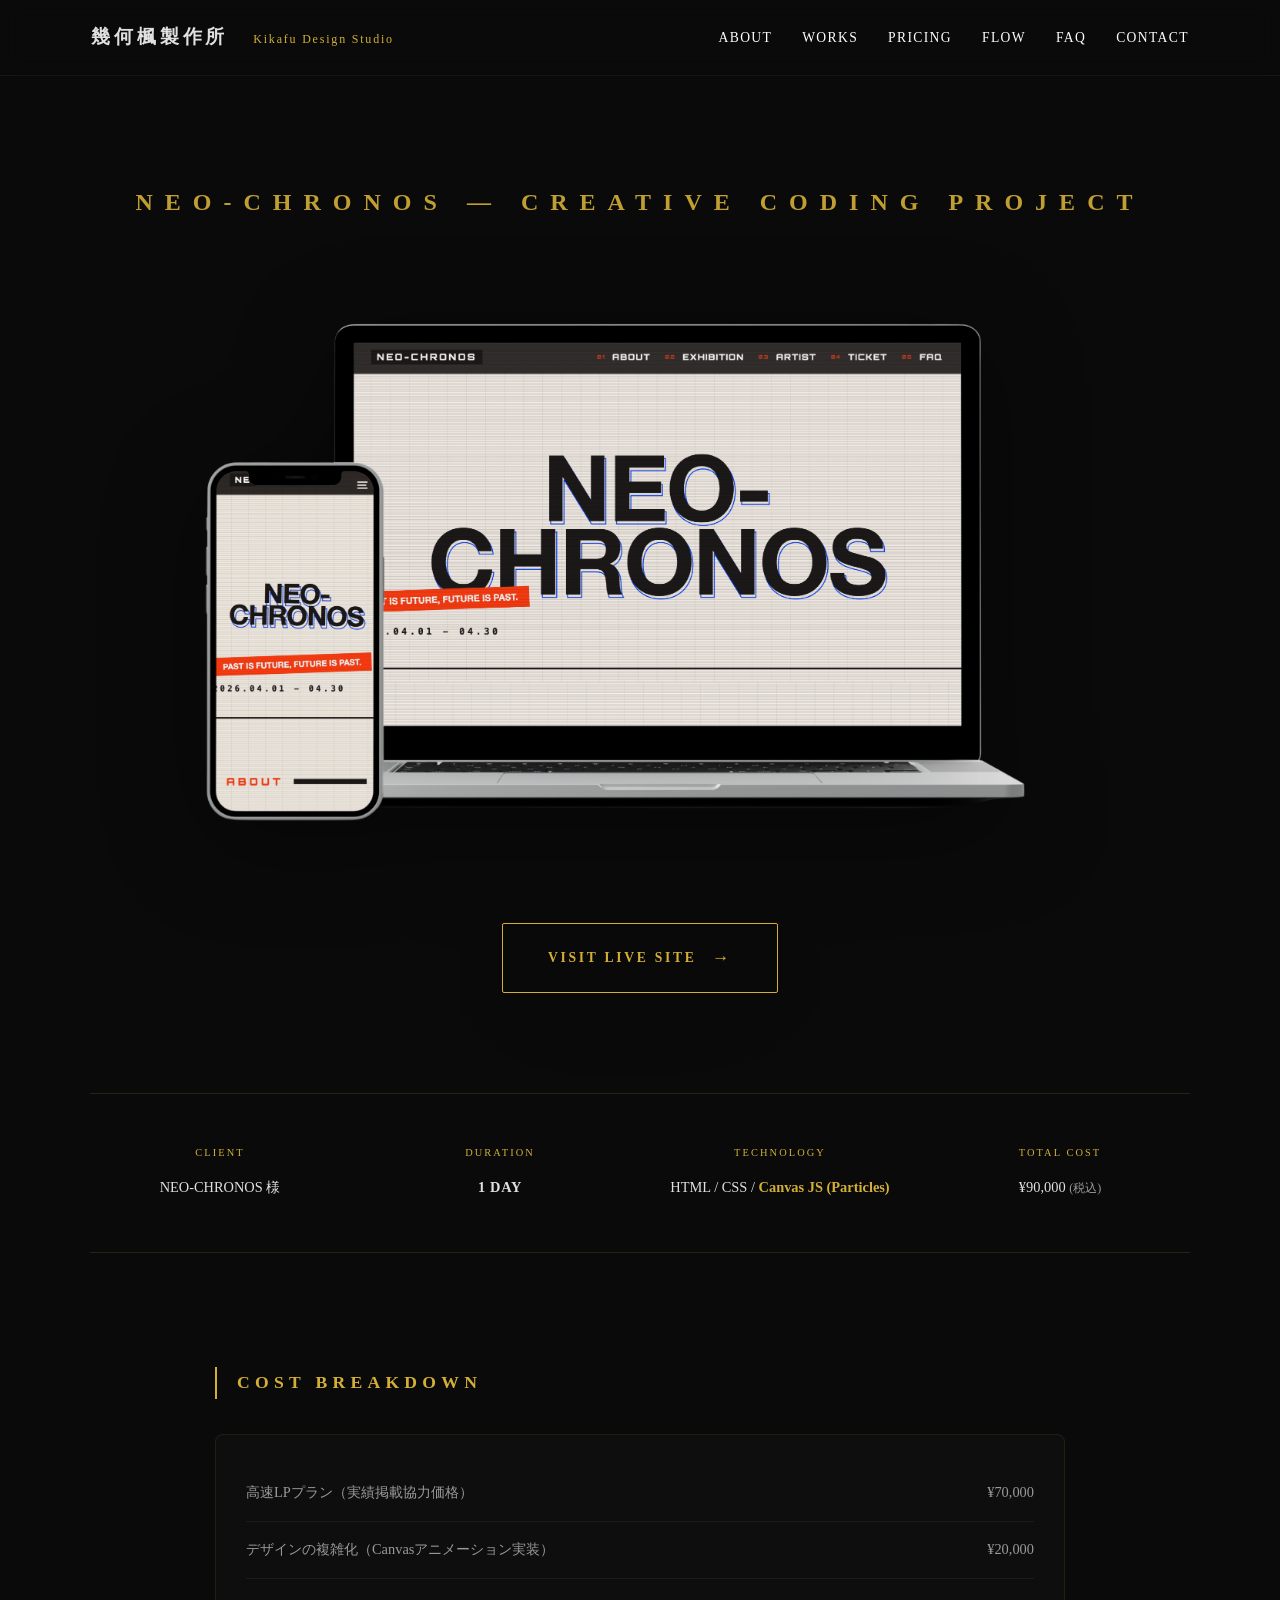
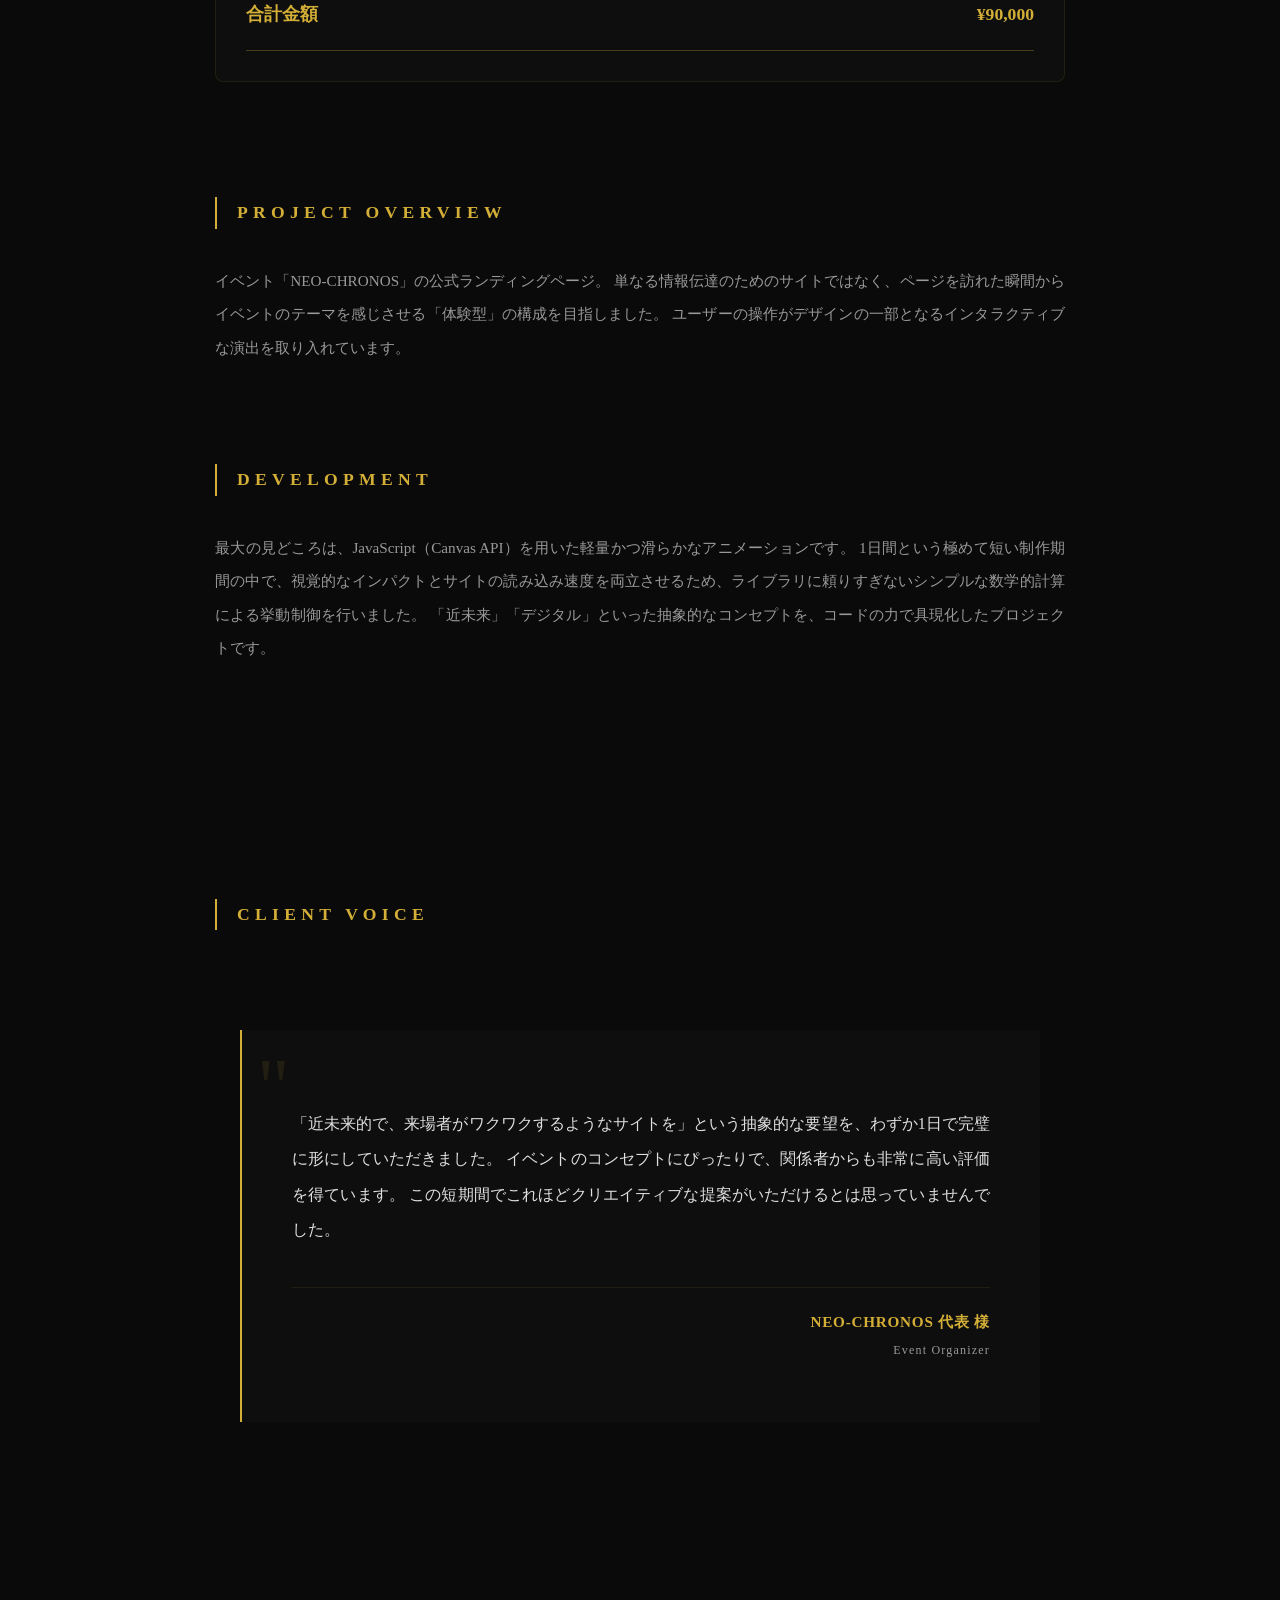
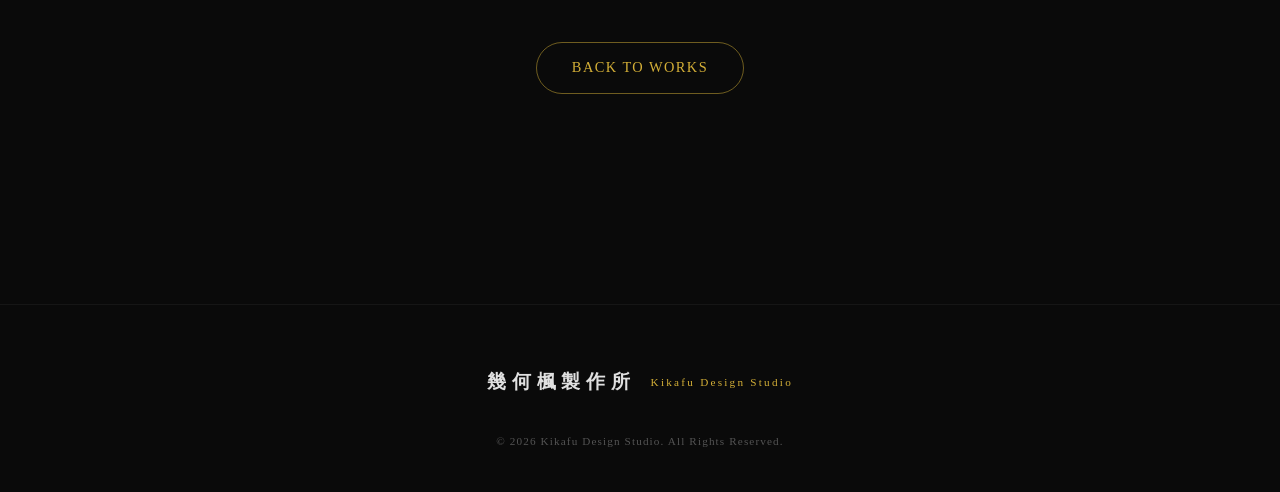
<file: neochronos.html>
<!DOCTYPE html>
<html lang="ja">
<head>
    <meta charset="UTF-8">
    <meta name="viewport" content="width=device-width, initial-scale=1.0">
    <title>NEO-CHRONOS 制作実績 | 幾何楓製作所 Kikafu Design Studio</title>
    <link rel="stylesheet" href="css/style.css">
    <link rel="stylesheet" href="css/works.css">
</head>
<body id="top">
    <header>
        <div class="header-inner container">
            <a href="index.html" class="logo">
                幾何楓製作所 <span class="en">Kikafu Design Studio</span>
            </a>
            <nav class="header-nav nav-panel" aria-label="メインナビゲーション">
                <button
                    class="menu-trigger"
                    id="menu-trigger"
                    type="button"
                    aria-label="メニューを開閉"
                    aria-controls="nav-list"
                    aria-expanded="false"
                >
                    <span></span>
                    <span></span>
                    <span></span>
                </button>
                <ul class="nav-list" id="nav-list">
                    <li><a href="index.html#index-about" class="nav-link">ABOUT</a></li>
                    <li><a href="index.html#works" class="nav-link">WORKS</a></li>
                    <li><a href="index.html#pricing" class="nav-link">PRICING</a></li>
                    <li><a href="index.html#flow" class="nav-link">FLOW</a></li>
                    <li><a href="index.html#faq" class="nav-link">FAQ</a></li>
                    <li><a href="index.html#contact" class="nav-link">CONTACT</a></li>
                </ul>
            </nav>
        </div>
        <div class="nav-overlay" aria-hidden="true"></div>
    </header>

    <main class="container detail-container">
        <section class="detail-hero reveal">
            <div class="hero-text-area">
                <h1 class="section-title" data-en="NEO-CHRONOS">NEO-CHRONOS</h1>
                <p class="hero-sub-tag">
                    NEO-CHRONOS &mdash; CREATIVE CODING PROJECT
                </p>
            </div>

            <div class="mockup-display">
                <img src="neocrhonosmockup.png" alt="NEO-CHRONOS モックアップ" class="mockup-full">

                <div class="mockup-link-area">
                    <a href="https://dohiwebc.github.io/NEO-CRHONOS/" target="_blank" class="btn-visit-site">
                        VISIT LIVE SITE
                        <span class="btn-arrow">→</span>
                    </a>
                </div>
            </div>
        </section>

        <section class="detail-info reveal">
            <div class="info-grid">
                <div class="info-item">
                    <span class="label">CLIENT</span>
                    <span class="value">NEO-CHRONOS 様</span>
                </div>
                <div class="info-item">
                    <span class="label">DURATION</span>
                    <span class="value highlight-text">1 DAY</span>
                </div>
                <div class="info-item">
                    <span class="label">TECHNOLOGY</span>
                    <span class="value">HTML / CSS / <span class="tech-highlight">Canvas JS (Particles)</span></span>
                </div>
                <div class="info-item">
                    <span class="label">TOTAL COST</span>
                    <span class="value">¥90,000 <small style="font-size:0.75rem; color:var(--text-sub);">(税込)</small></span>
                </div>
            </div>
        </section>

        <section class="detail-content">
            <div class="content-block reveal">
                <h2 class="content-sub-title">COST BREAKDOWN</h2>
                <div class="cost-table">
                    <div class="cost-row">
                        <span>高速LPプラン（実績掲載協力価格）</span>
                        <span>¥70,000</span>
                    </div>
                    <div class="cost-row">
                        <span>デザインの複雑化（Canvasアニメーション実装）</span>
                        <span>¥20,000</span>
                    </div>
                    <div class="cost-total">
                        <span>合計金額</span>
                        <span>¥90,000</span>
                    </div>
                </div>
            </div>
        </section>

        <section class="detail-content">
            <div class="content-block reveal">
                <h2 class="content-sub-title">PROJECT OVERVIEW</h2>
                <p>
                    イベント「NEO-CHRONOS」の公式ランディングページ。
                    単なる情報伝達のためのサイトではなく、ページを訪れた瞬間からイベントのテーマを感じさせる「体験型」の構成を目指しました。
                    ユーザーの操作がデザインの一部となるインタラクティブな演出を取り入れています。
                </p>
            </div>

            <div class="content-block reveal">
                <h2 class="content-sub-title">DEVELOPMENT</h2>
                <p>
                    最大の見どころは、JavaScript（Canvas API）を用いた軽量かつ滑らかなアニメーションです。
                    1日間という極めて短い制作期間の中で、視覚的なインパクトとサイトの読み込み速度を両立させるため、ライブラリに頼りすぎないシンプルな数学的計算による挙動制御を行いました。
                    「近未来」「デジタル」といった抽象的なコンセプトを、コードの力で具現化したプロジェクトです。
                </p>
            </div>
        </section>

        <section class="testimonial-section reveal">
            <h2 class="content-sub-title">CLIENT VOICE</h2>
            <div class="client-testimonial">
                <span class="quote-icon">"</span>
                <p class="testimonial-text">
                    「近未来的で、来場者がワクワクするようなサイトを」という抽象的な要望を、わずか1日で完璧に形にしていただきました。
                    イベントのコンセプトにぴったりで、関係者からも非常に高い評価を得ています。
                    この短期間でこれほどクリエイティブな提案がいただけるとは思っていませんでした。
                </p>
                <div class="testimonial-footer">
                    <span class="client-name">NEO-CHRONOS 代表 様</span>
                    <span class="client-title">Event Organizer</span>
                </div>
            </div>
        </section>

        <div class="detail-back-btn reveal">
            <a href="index.html#works" class="btn-sub-gold">BACK TO WORKS</a>
        </div>
    </main>

    <footer class="footer">
        <a href="index.html" class="footer-logo">
            幾何楓製作所 <span class="en">Kikafu Design Studio</span>
        </a>
        <p class="copyright">&copy; 2026 Kikafu Design Studio. All Rights Reserved.</p>
    </footer>

    <script>
    document.addEventListener('DOMContentLoaded', () => {
    const menuTrigger = document.getElementById('menu-trigger');
    const navOverlay = document.querySelector('.nav-overlay');
    if (menuTrigger) {
        const closeNav = () => {
            document.body.classList.remove('nav-open');
            menuTrigger.classList.remove('is-active');
            menuTrigger.setAttribute('aria-expanded', 'false');
        };
        menuTrigger.addEventListener('click', () => {
            const willOpen = !document.body.classList.contains('nav-open');
            document.body.classList.toggle('nav-open', willOpen);
            menuTrigger.classList.toggle('is-active', willOpen);
            menuTrigger.setAttribute('aria-expanded', willOpen ? 'true' : 'false');
        });
        if (navOverlay) navOverlay.addEventListener('click', closeNav);
        document.querySelectorAll('.nav-link').forEach(link => link.addEventListener('click', closeNav));
        document.addEventListener('keydown', e => { if (e.key === 'Escape') closeNav(); });
    }
    });

        const observer = new IntersectionObserver((entries) => {
            entries.forEach(entry => {
                if (entry.isIntersecting) {
                    entry.target.classList.add('is-visible');
                }
            });
        }, { threshold: 0.1 });
        document.querySelectorAll('.reveal').forEach(el => observer.observe(el));
    </script>
</body>
</html>
</file>
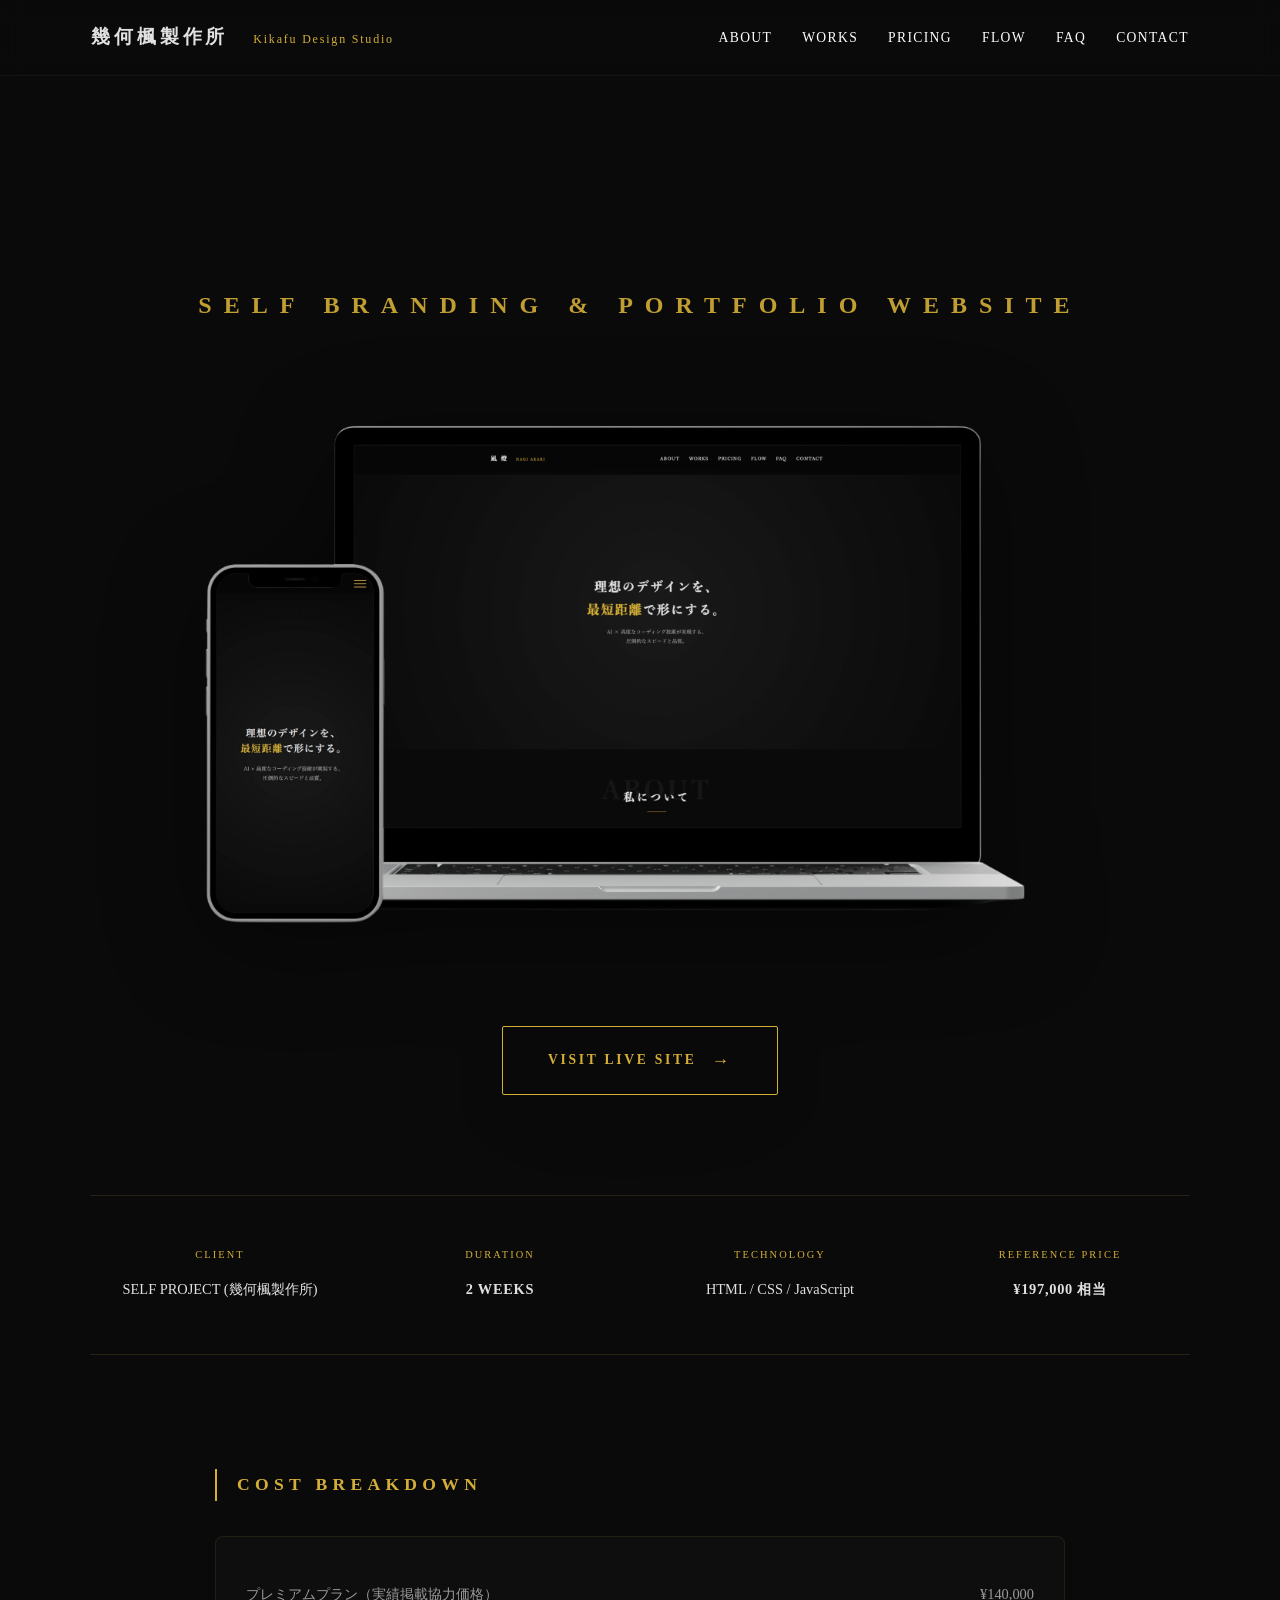
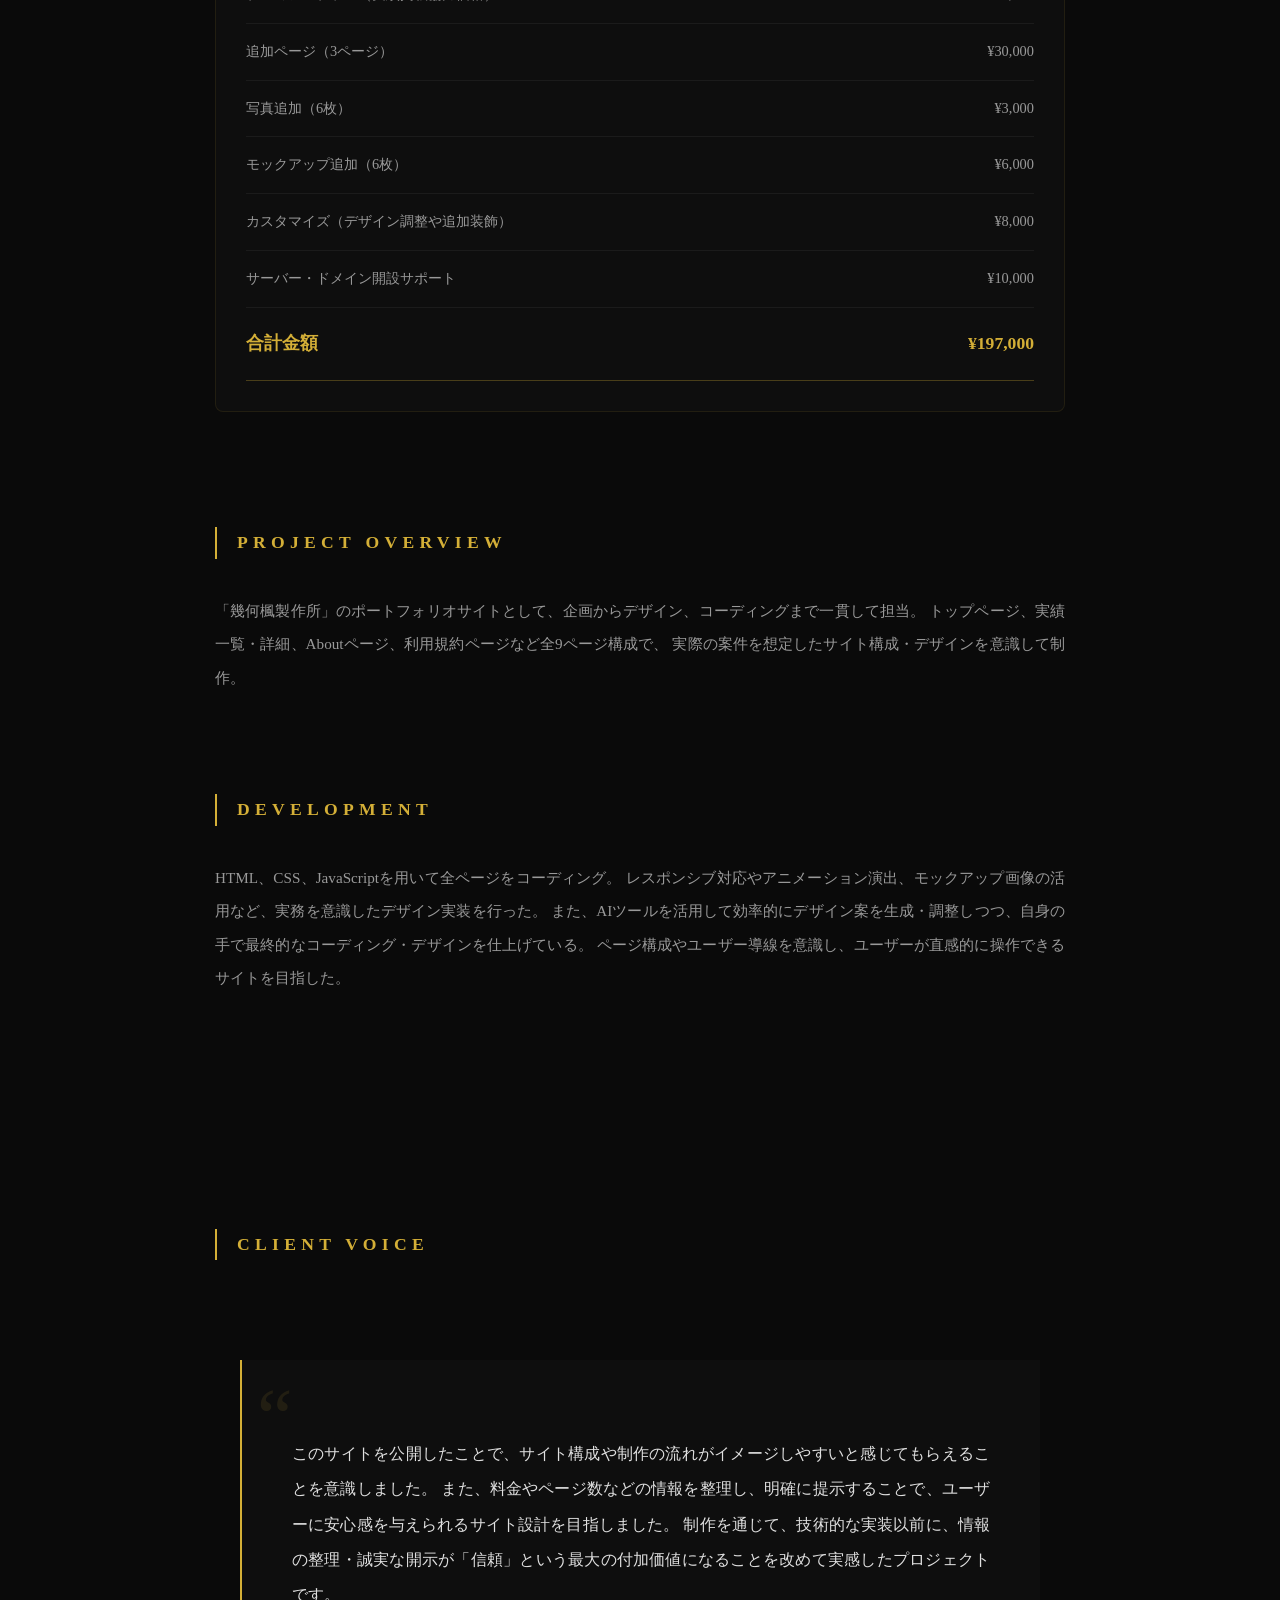
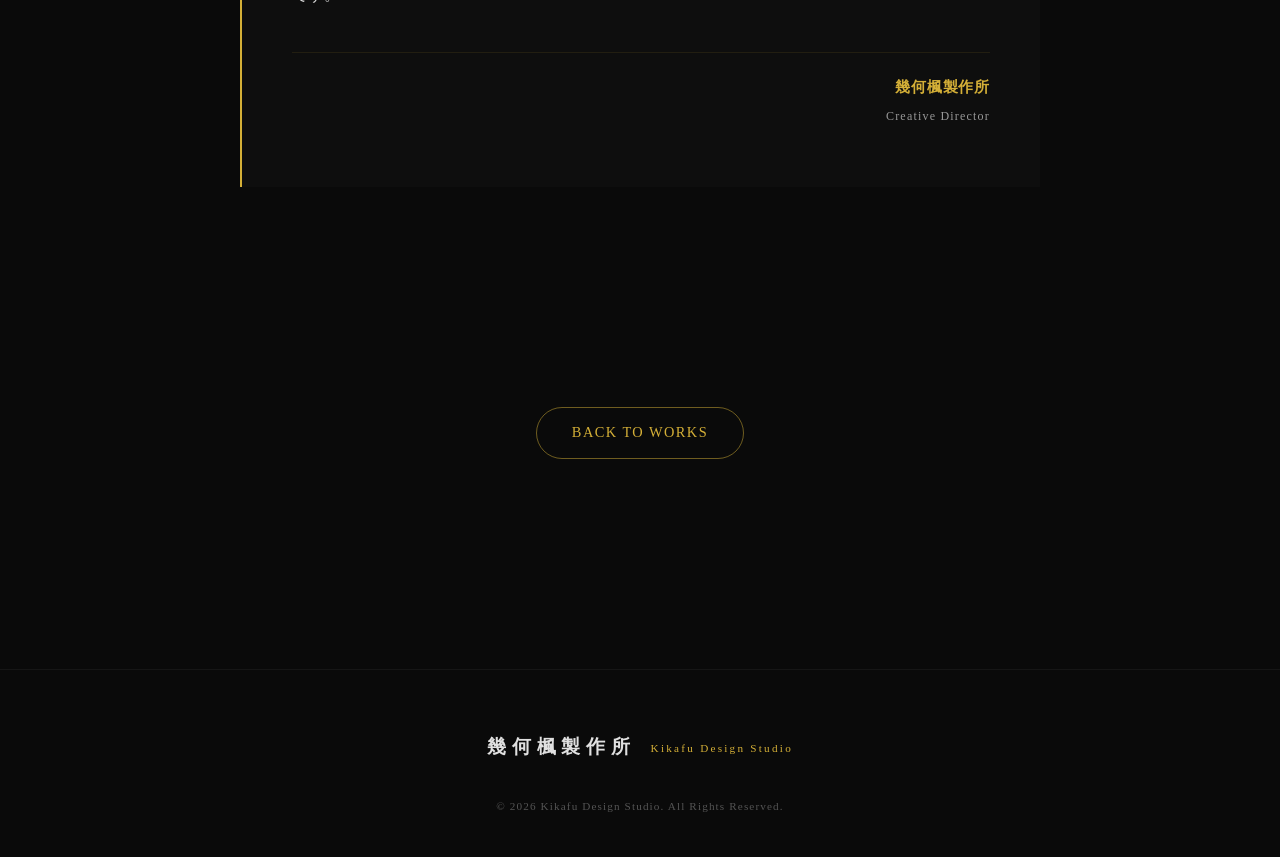
<file: portfolio.html>
<!DOCTYPE html>
<html lang="ja">
<head>
    <meta charset="UTF-8">
    <meta name="viewport" content="width=device-width, initial-scale=1.0">
    <title>幾何楓製作所｜ポートフォリオサイト制作実績 | 幾何楓製作所</title>
    <link rel="stylesheet" href="css/style.css">
    <link rel="stylesheet" href="css/works.css">
</head>
<body id="top"> 
        <header>
        <div class="header-inner container">
            <a href="index.html" class="logo">
                幾何楓製作所 <span class="en">Kikafu Design Studio</span>
            </a>
            <nav class="header-nav nav-panel" aria-label="メインナビゲーション">
                <button
                    class="menu-trigger"
                    id="menu-trigger"
                    type="button"
                    aria-label="メニューを開閉"
                    aria-controls="nav-list"
                    aria-expanded="false"
                >
                    <span></span>
                    <span></span>
                    <span></span>
                </button>
                <ul class="nav-list" id="nav-list">
                    <li><a href="index.html#index-about" class="nav-link">ABOUT</a></li>
                    <li><a href="index.html#works" class="nav-link">WORKS</a></li>
                    <li><a href="index.html#pricing" class="nav-link">PRICING</a></li>
                    <li><a href="index.html#flow" class="nav-link">FLOW</a></li>
                    <li><a href="index.html#faq" class="nav-link">FAQ</a></li>
                    <li><a href="index.html#contact" class="nav-link">CONTACT</a></li>
                </ul>
            </nav>
        </div>
        <div class="nav-overlay" aria-hidden="true"></div>
    </header>

    <main class="container detail-container">
        <section class="detail-hero reveal">
            <div class="hero-text-area">
                <h1 class="section-title" data-en="PROJECT NAME">幾何楓製作所｜ポートフォリオサイト</h1>
                <p class="hero-sub-tag">
                    SELF BRANDING & PORTFOLIO WEBSITE
                </p>
            </div>

            <div class="mockup-display">
                <img src="portfpoliomockup.png" alt="制作実績画像" class="mockup-full">
                
                <div class="mockup-link-area">
                    <a href="https://dohiwebc.github.io/nagiakari/" target="_blank" class="btn-visit-site">
                        VISIT LIVE SITE
                        <span class="btn-arrow">→</span>
                    </a>
                </div>
            </div>
        </section>

        <section class="detail-info reveal">
            <div class="info-grid">
                <div class="info-item">
                    <span class="label">CLIENT</span>
                    <span class="value">SELF PROJECT (幾何楓製作所)</span>
                </div>
                <div class="info-item">
                    <span class="label">DURATION</span>
                    <span class="value highlight-text">2 WEEKS</span>
                </div>
                <div class="info-item">
                    <span class="label">TECHNOLOGY</span>
                    <span class="value">HTML / CSS / JavaScript</span>
                </div>
                <div class="info-item">
                    <span class="label">REFERENCE PRICE</span>
                    <span class="value highlight-text">¥197,000 <span class="tax-note">相当</span></span>
                </div>
            </div>
        </section>

        <section class="detail-content">
            <div class="content-block reveal">
                <h2 class="content-sub-title">COST BREAKDOWN</h2>
                <div class="cost-table">
                    <div class="cost-row">
                        <span>プレミアムプラン（実績掲載協力価格）</span>
                        <span>¥140,000</span>
                    </div>
                    <div class="cost-row">
                        <span>追加ページ（3ページ）</span>
                        <span>¥30,000</span>
                    </div>
                    <div class="cost-row">
                        <span>写真追加（6枚）</span>
                        <span>¥3,000</span>
                    </div>
                    <div class="cost-row">
                        <span>モックアップ追加（6枚）</span>
                        <span>¥6,000</span>
                    </div>
                    <div class="cost-row">
                        <span>カスタマイズ（デザイン調整や追加装飾）</span>
                        <span>¥8,000</span>
                    </div>
                    <div class="cost-row">
                        <span>サーバー・ドメイン開設サポート</span>
                        <span>¥10,000</span>
                    </div>
                    <div class="cost-total">
                        <span>合計金額</span>
                        <span>¥197,000</span>
                    </div>
                </div>
            </div>
        </section>

        <section class="detail-content">
            <div class="content-block reveal">
                <h2 class="content-sub-title">PROJECT OVERVIEW</h2>
                <p>
                    「幾何楓製作所」のポートフォリオサイトとして、企画からデザイン、コーディングまで一貫して担当。
トップページ、実績一覧・詳細、Aboutページ、利用規約ページなど全9ページ構成で、
実際の案件を想定したサイト構成・デザインを意識して制作。
                </p>
            </div>

            <div class="content-block reveal">
                <h2 class="content-sub-title">DEVELOPMENT</h2>
                <p>
                    HTML、CSS、JavaScriptを用いて全ページをコーディング。  
                    レスポンシブ対応やアニメーション演出、モックアップ画像の活用など、実務を意識したデザイン実装を行った。  
                    また、AIツールを活用して効率的にデザイン案を生成・調整しつつ、自身の手で最終的なコーディング・デザインを仕上げている。  
                    ページ構成やユーザー導線を意識し、ユーザーが直感的に操作できるサイトを目指した。
                </p>
            </div>
        </section>

        <section class="testimonial-section reveal">
            <h2 class="content-sub-title">CLIENT VOICE</h2>
            <div class="client-testimonial">
                <div class="quote-icon">“</div>
                <p class="testimonial-text">
                    このサイトを公開したことで、サイト構成や制作の流れがイメージしやすいと感じてもらえることを意識しました。
また、料金やページ数などの情報を整理し、明確に提示することで、ユーザーに安心感を与えられるサイト設計を目指しました。
制作を通じて、技術的な実装以前に、情報の整理・誠実な開示が「信頼」という最大の付加価値になることを改めて実感したプロジェクトです。

                </p>
                <div class="testimonial-footer">
                    <span class="client-name">幾何楓製作所</span>
                    <span class="client-title">Creative Director</span>
                </div>
            </div>
        </section>

        <div class="detail-back-btn reveal">
            <a href="index.html#works" class="btn-sub-gold">BACK TO WORKS</a>
        </div>
    </main>

    <footer class="footer">
        <a href="index.html" class="footer-logo">
            幾何楓製作所 <span class="en">Kikafu Design Studio</span>
        </a>
        <p class="copyright">&copy; 2026 Kikafu Design Studio. All Rights Reserved.</p>
    </footer>

    <script>
    document.addEventListener('DOMContentLoaded', () => {
    // ハンバーガーメニュー
    const menuTrigger = document.getElementById('menu-trigger');
    const navOverlay = document.querySelector('.nav-overlay');
    if (menuTrigger) {
        const closeNav = () => {
            document.body.classList.remove('nav-open');
            menuTrigger.classList.remove('is-active');
            menuTrigger.setAttribute('aria-expanded', 'false');
        };
        menuTrigger.addEventListener('click', () => {
            const willOpen = !document.body.classList.contains('nav-open');
            document.body.classList.toggle('nav-open', willOpen);
            menuTrigger.classList.toggle('is-active', willOpen);
            menuTrigger.setAttribute('aria-expanded', willOpen ? 'true' : 'false');
        });
        if (navOverlay) navOverlay.addEventListener('click', closeNav);
        document.querySelectorAll('.nav-link').forEach(link => link.addEventListener('click', closeNav));
        document.addEventListener('keydown', e => { if (e.key === 'Escape') closeNav(); });
    }
    });

        const observer = new IntersectionObserver((entries) => {
            entries.forEach(entry => {
                if (entry.isIntersecting) {
                    entry.target.classList.add('is-visible');
                }
            });
        }, { threshold: 0.1 });
        document.querySelectorAll('.reveal').forEach(el => observer.observe(el));
    </script>
</body>
</html>
</file>
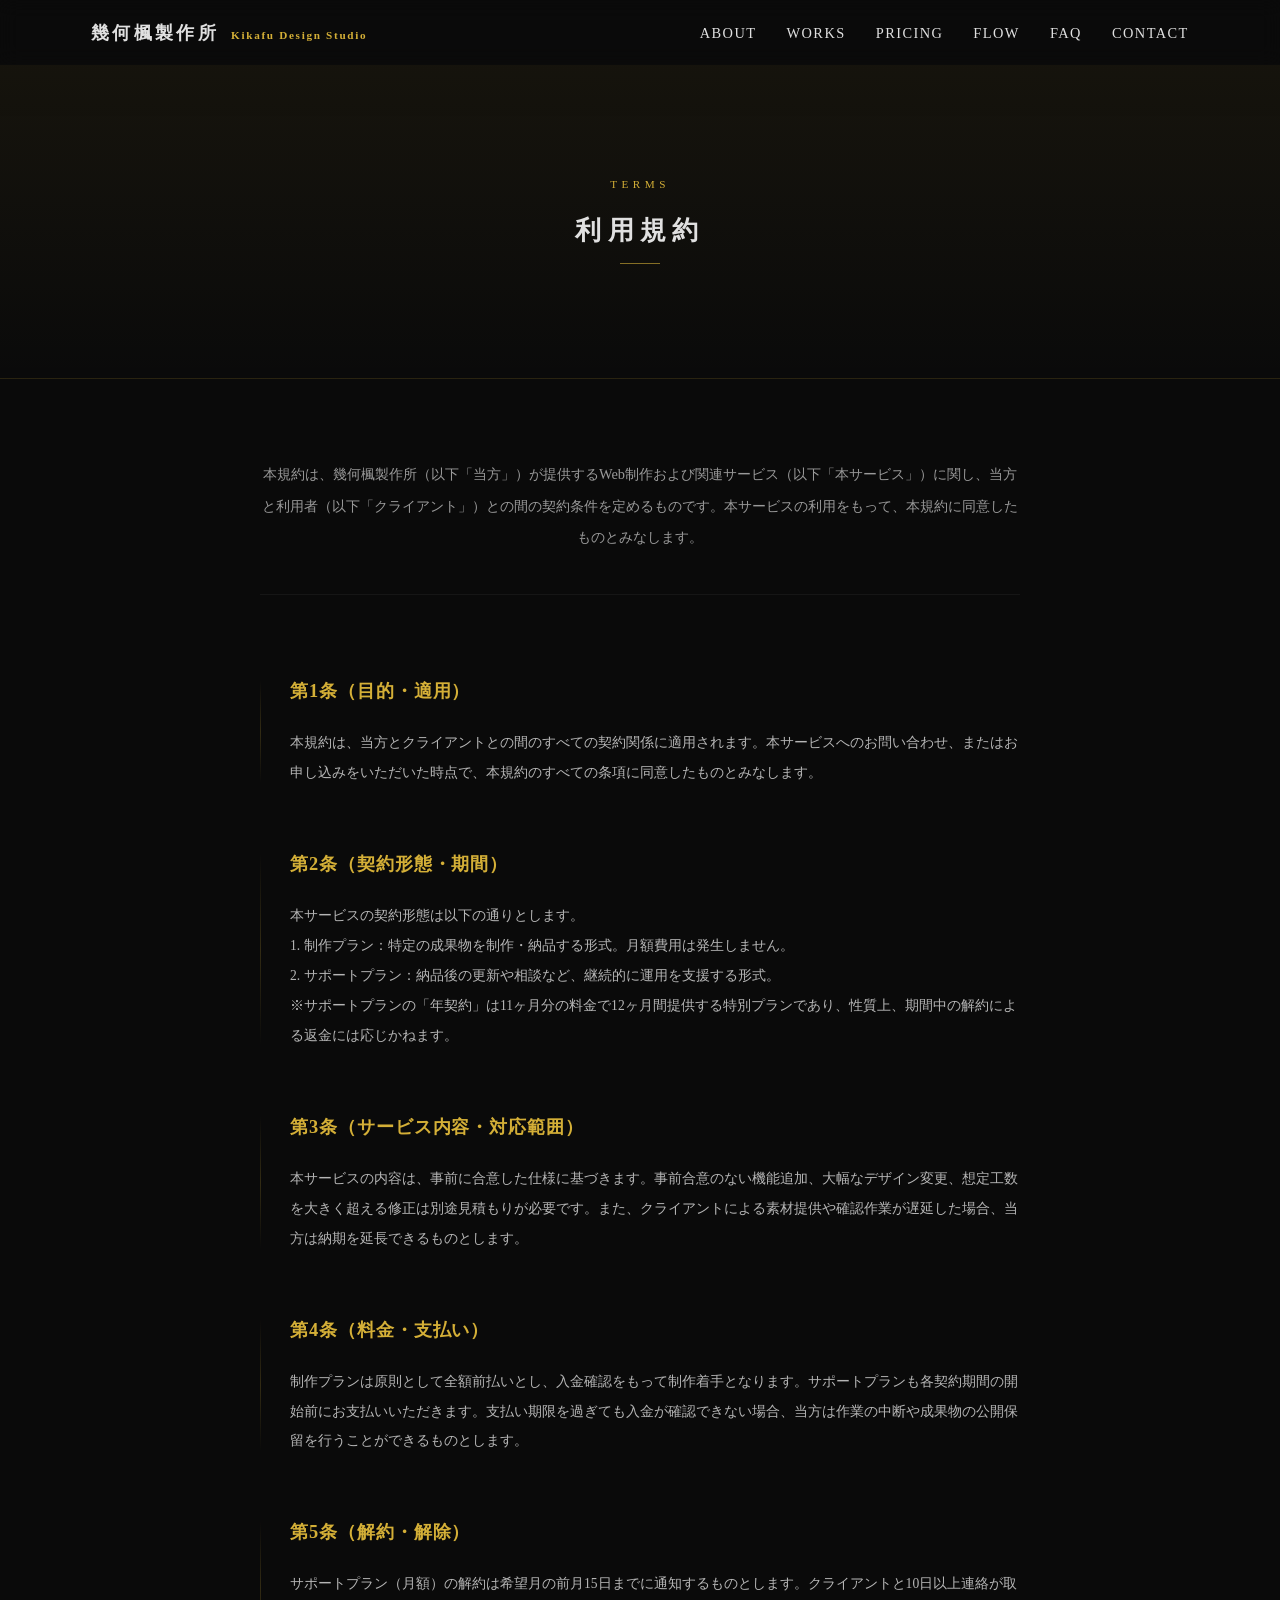
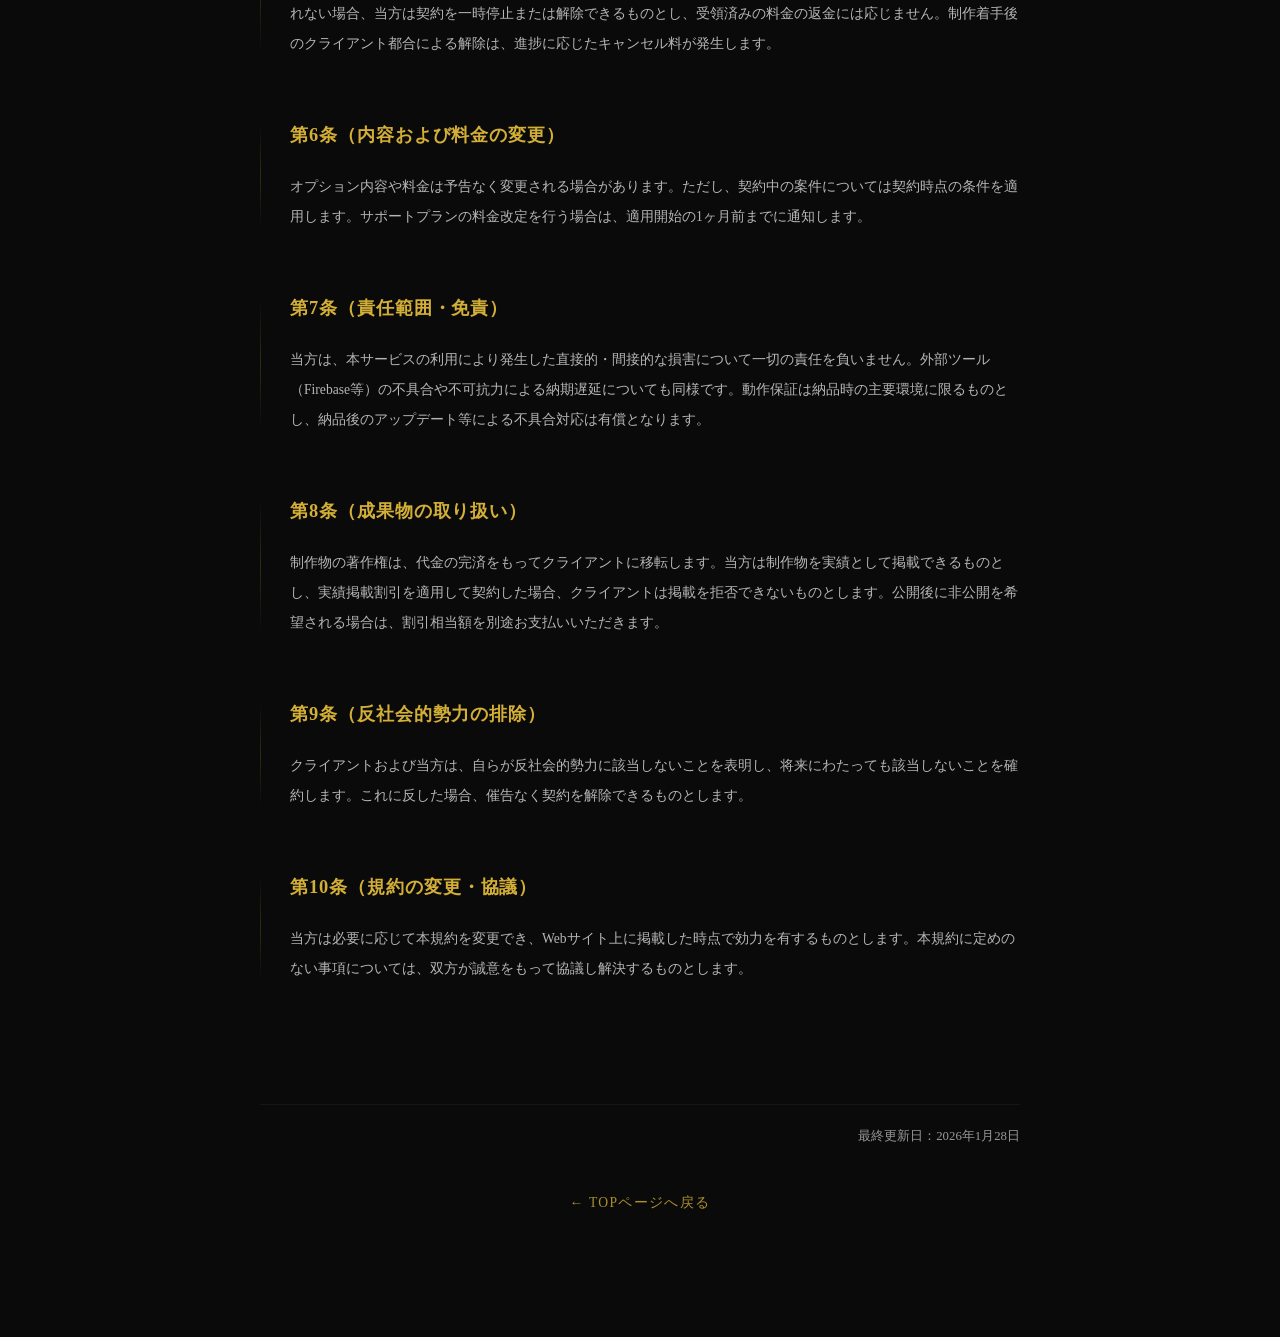
<file: terms.html>
<!DOCTYPE html>
<html lang="ja">
<head>
    <meta charset="UTF-8">
    <meta name="viewport" content="width=device-width, initial-scale=1.0">
    <title>利用規約 | 幾何楓製作所 Kikafu Design Studio</title>
    <link rel="stylesheet" href="https://cdnjs.cloudflare.com/ajax/libs/font-awesome/6.5.1/css/all.min.css">
    <link rel="stylesheet" href="css/terms.css">
</head>
<body>

    <header>
        <div class="header-inner container">
            <a href="index.html" class="logo">
                幾何楓製作所 <span class="en">Kikafu Design Studio</span>
            </a>
            <nav class="header-nav nav-panel" aria-label="メインナビゲーション">
                <button
                    class="menu-trigger"
                    id="menu-trigger"
                    type="button"
                    aria-label="メニューを開閉"
                    aria-controls="nav-list"
                    aria-expanded="false"
                >
                    <span></span>
                    <span></span>
                    <span></span>
                </button>
                <ul class="nav-list" id="nav-list">
                    <li><a href="index.html#index-about" class="nav-link">ABOUT</a></li>
                    <li><a href="index.html#works" class="nav-link">WORKS</a></li>
                    <li><a href="index.html#pricing" class="nav-link">PRICING</a></li>
                    <li><a href="index.html#flow" class="nav-link">FLOW</a></li>
                    <li><a href="index.html#faq" class="nav-link">FAQ</a></li>
                    <li><a href="index.html#contact" class="nav-link">CONTACT</a></li>
                </ul>
            </nav>
        </div>
        <div class="nav-overlay" aria-hidden="true"></div>
    </header>

    <section class="terms-hero">
        <div class="terms-hero-inner">
            <p class="terms-hero-label reveal">TERMS</p>
            <h1 class="reveal delay-1">利用規約</h1>
        </div>
    </section>

    <section class="terms">
        <div class="terms-inner">

            <p class="terms-lead reveal delay-1">
                本規約は、幾何楓製作所（以下「当方」）が提供するWeb制作および関連サービス（以下「本サービス」）に関し、当方と利用者（以下「クライアント」）との間の契約条件を定めるものです。本サービスの利用をもって、本規約に同意したものとみなします。
            </p>

            <div class="terms-block reveal">
                <h2>第1条（目的・適用）</h2>
                <p>本規約は、当方とクライアントとの間のすべての契約関係に適用されます。本サービスへのお問い合わせ、またはお申し込みをいただいた時点で、本規約のすべての条項に同意したものとみなします。</p>
            </div>

            <div class="terms-block reveal">
                <h2>第2条（契約形態・期間）</h2>
                <p>
                    本サービスの契約形態は以下の通りとします。<br>
                    1. 制作プラン：特定の成果物を制作・納品する形式。月額費用は発生しません。<br>
                    2. サポートプラン：納品後の更新や相談など、継続的に運用を支援する形式。<br>
                    ※サポートプランの「年契約」は11ヶ月分の料金で12ヶ月間提供する特別プランであり、性質上、期間中の解約による返金には応じかねます。
                </p>
            </div>

            <div class="terms-block reveal">
                <h2>第3条（サービス内容・対応範囲）</h2>
                <p>
                    本サービスの内容は、事前に合意した仕様に基づきます。事前合意のない機能追加、大幅なデザイン変更、想定工数を大きく超える修正は別途見積もりが必要です。また、クライアントによる素材提供や確認作業が遅延した場合、当方は納期を延長できるものとします。
                </p>
            </div>

            <div class="terms-block reveal">
                <h2>第4条（料金・支払い）</h2>
                <p>
                    制作プランは原則として全額前払いとし、入金確認をもって制作着手となります。サポートプランも各契約期間の開始前にお支払いいただきます。支払い期限を過ぎても入金が確認できない場合、当方は作業の中断や成果物の公開保留を行うことができるものとします。
                </p>
            </div>

            <div class="terms-block reveal">
                <h2>第5条（解約・解除）</h2>
                <p>
                    サポートプラン（月額）の解約は希望月の前月15日までに通知するものとします。クライアントと10日以上連絡が取れない場合、当方は契約を一時停止または解除できるものとし、受領済みの料金の返金には応じません。制作着手後のクライアント都合による解除は、進捗に応じたキャンセル料が発生します。
                </p>
            </div>

            <div class="terms-block reveal">
                <h2>第6条（内容および料金の変更）</h2>
                <p>オプション内容や料金は予告なく変更される場合があります。ただし、契約中の案件については契約時点の条件を適用します。サポートプランの料金改定を行う場合は、適用開始の1ヶ月前までに通知します。</p>
            </div>

            <div class="terms-block reveal">
                <h2>第7条（責任範囲・免責）</h2>
                <p>
                    当方は、本サービスの利用により発生した直接的・間接的な損害について一切の責任を負いません。外部ツール（Firebase等）の不具合や不可抗力による納期遅延についても同様です。動作保証は納品時の主要環境に限るものとし、納品後のアップデート等による不具合対応は有償となります。
                </p>
            </div>

            <div class="terms-block reveal">
                <h2>第8条（成果物の取り扱い）</h2>
                <p>
                    制作物の著作権は、代金の完済をもってクライアントに移転します。当方は制作物を実績として掲載できるものとし、実績掲載割引を適用して契約した場合、クライアントは掲載を拒否できないものとします。公開後に非公開を希望される場合は、割引相当額を別途お支払いいただきます。
                </p>
            </div>

            <div class="terms-block reveal">
                <h2>第9条（反社会的勢力の排除）</h2>
                <p>クライアントおよび当方は、自らが反社会的勢力に該当しないことを表明し、将来にわたっても該当しないことを確約します。これに反した場合、催告なく契約を解除できるものとします。</p>
            </div>

            <div class="terms-block reveal">
                <h2>第10条（規約の変更・協議）</h2>
                <p>当方は必要に応じて本規約を変更でき、Webサイト上に掲載した時点で効力を有するものとします。本規約に定めのない事項については、双方が誠意をもって協議し解決するものとします。</p>
            </div>

            <p class="terms-date reveal">最終更新日：2026年1月28日</p>

            <div class="terms-back reveal">
                <a href="index.html" class="back-link">← TOPページへ戻る</a>
            </div>
        </div>
    </section>

    <script>
        // ハンバーガーメニュー
        (function() {
            const menuTrigger = document.getElementById('menu-trigger');
            const navOverlay = document.querySelector('.nav-overlay');
            if (menuTrigger) {
                const closeNav = () => {
                    document.body.classList.remove('nav-open');
                    menuTrigger.classList.remove('is-active');
                    menuTrigger.setAttribute('aria-expanded', 'false');
                };
                menuTrigger.addEventListener('click', () => {
                    const willOpen = !document.body.classList.contains('nav-open');
                    document.body.classList.toggle('nav-open', willOpen);
                    menuTrigger.classList.toggle('is-active', willOpen);
                    menuTrigger.setAttribute('aria-expanded', willOpen ? 'true' : 'false');
                });
                if (navOverlay) navOverlay.addEventListener('click', closeNav);
                document.querySelectorAll('.nav-link').forEach(link => link.addEventListener('click', closeNav));
                document.addEventListener('keydown', e => { if (e.key === 'Escape') closeNav(); });
            }
        })();
    </script>
    <script>
        document.addEventListener('DOMContentLoaded', () => {
            const observer = new IntersectionObserver((entries) => {
                entries.forEach(entry => {
                    if (entry.isIntersecting) {
                        entry.target.classList.add('is-visible');
                    }
                });
            }, { root: null, threshold: 0.1 });

            document.querySelectorAll('.reveal').forEach(el => observer.observe(el));
        });
    </script>

</body>
</html>
</file>
<file: css/style.css>
/* --- Base Settings --- */
:root {
    --bg-black: #0a0a0a;
    --main-gold: #d4af37;
    --text-main: #e0e0e0;
    --text-sub: #999;
    --font-serif: "Yu Mincho", "YuMincho", "Hiragino Mincho ProN", "MS PMincho", serif;
}

html {
    scroll-behavior: smooth;
}

html, body {
    overflow-x: hidden; /* 横方向のはみ出しを隠す */
    width: 100%;
    margin: 0;
    padding: 0;
}

body {
    background-color: var(--bg-black);
    color: var(--text-main);
    font-family: var(--font-serif);
    margin: 0;
    line-height: 1.8;
    padding-top: 64px; /* ヘッダーを少し細くした分だけ上に詰める */
}

.container {
    width: 100%;
    max-width: 1200px; /* PC最大幅 */
    margin: 0 auto;
    padding: 0 20px;   /* 左右の余白 */
    box-sizing: border-box; /* paddingを含めた幅計算にする */
}

section {
    width: 100%;
    overflow: hidden; /* 各セクションでも念のためはみ出しをカット */
}
.text-gold { color: var(--main-gold); }

header {
    position: fixed;
    top: 0;
    left: 0;
    width: 100%;
    z-index: 9999; /* 他の要素より確実に前に出す */
    background: rgba(5, 5, 5, 0.85); /* 透過度を少し下げて確実に背景を作る */
    backdrop-filter: blur(10px);
    border-bottom: 1px solid rgba(255, 255, 255, 0.05);
}

.header-inner {
    max-width: 1200px;
    margin: 0 auto;
    padding: 20px;
    display: flex;
    justify-content: space-between; /* ロゴは左、ナビは右へ */
    align-items: center;
}

/* ロゴの設定 */
.logo {
    font-size: 1.2rem;
    color: var(--text-main);
    font-weight: bold;
    letter-spacing: 0.2em;
    white-space: nowrap;
}

/* ロゴリンクのデザイン調整 */
.logo {
    text-decoration: none; /* 下線を消す */
    color: var(--text-main); /* 文字色を維持 */
    display: flex;
    align-items: center;
    transition: opacity 0.3s ease;
}

.logo:hover {
    opacity: 0.7; /* ホバーした時に少し薄くして「押せる」感を出す */
}

/* スマホ時はロゴを少しだけ小さくする */
@media (max-width: 850px) {
    .logo {
        font-size: 1.05rem;
        letter-spacing: 0.16em;
    }
}

/* ナビゲーションメニューの設定 */
.header-nav {
    display: block; /* 確実に表示 */
}

.header-nav ul {
    display: flex;
    gap: 30px;
    list-style: none;
    margin: 0;
    padding: 0;
}

.header-nav a {
    text-decoration: none;
    color: #ffffff !important; /* 強制的に白にする（一時的な確認用） */
    font-size: 0.85rem;
    font-weight: 500;
    letter-spacing: 0.1em;
    text-transform: uppercase;
    transition: 0.3s;
}

.header-nav a:hover {
    color: var(--main-gold) !important;
}

.logo .en {
    font-size: 0.7rem;
    font-weight: normal;
    margin-left: 10px;
    color: var(--main-gold);
}

/* ロゴのモバイル最適化（ヘッダーはPCと同じサイズを維持し、フッターロゴのみ縮小） */
@media (max-width: 600px) {
    .footer-logo {
        font-size: 1rem;
        letter-spacing: 0.18em;
    }
    .footer-logo .en {
        font-size: 0.6rem;
        margin-left: 10px;
    }
}

/* --- Hero --- */
#hero {
    position: relative;
    height: 100vh;
    display: flex;
    align-items: center;
    justify-content: center;
    background: radial-gradient(circle at center, #1a1a1a 0%, #050505 100%);
    overflow: hidden;
}

.hero-inner {
    position: relative;
    z-index: 1;
    display: flex;
    align-items: center;
    justify-content: space-between;
    gap: 60px;
}

.hero-copy {
    max-width: 540px;
}

.hero-label {
    font-size: 0.75rem;
    letter-spacing: 0.25em;
    color: var(--main-gold);
    margin-bottom: 18px;
}

#hero h1 {
    font-size: 2.7rem;
    margin-bottom: 18px;
    letter-spacing: 0.12em;
}

.hero-lead {
    color: var(--text-sub);
    font-size: 0.95rem;
}

.hero-tagline {
    margin-top: 20px;
    font-size: 0.85rem;
    color: var(--text-sub);
    line-height: 1.8;
}

.hero-cta {
    display: flex;
    align-items: center;
    gap: 18px;
    margin-top: 32px;
}

.hero-cta .btn-main {
    display: inline-flex;
    align-items: center;
    justify-content: center;
    padding: 14px 32px;
    border-radius: 999px;
    background: var(--main-gold);
    color: #000;
    font-size: 0.85rem;
    letter-spacing: 0.18em;
    text-decoration: none;
    transition: 0.3s;
}

.hero-cta .btn-main:hover {
    opacity: 0.85;
}

.hero-cta .btn-link {
    font-size: 0.8rem;
    letter-spacing: 0.2em;
    color: var(--text-main);
    text-decoration: none;
    position: relative;
    padding-bottom: 3px;
}

.hero-cta .btn-link::after {
    content: "";
    position: absolute;
    left: 0;
    bottom: 0;
    width: 100%;
    height: 1px;
    background: linear-gradient(to right, rgba(255,255,255,0.2), var(--main-gold));
}

.hero-visual {
    flex: 1;
    display: flex;
    justify-content: flex-end;
}

.hero-mockup-frame {
    width: 420px;
    max-width: 100%;
    border-radius: 22px;
    border: 1px solid rgba(212,175,55,0.4);
    background: radial-gradient(circle at top, rgba(255,255,255,0.05), #050505 65%);
    box-shadow: 0 30px 80px rgba(0,0,0,0.7);
    overflow: hidden;
    backdrop-filter: blur(10px);
}

.hero-mockup-bar {
    display: flex;
    align-items: center;
    gap: 6px;
    padding: 10px 14px;
    background: rgba(0,0,0,0.7);
    border-bottom: 1px solid rgba(255,255,255,0.06);
}

.hero-mockup-bar span {
    width: 8px;
    height: 8px;
    border-radius: 999px;
    background: rgba(255,255,255,0.18);
}

.hero-mockup-body {
    padding: 22px 22px 26px;
}

.hero-mockup-tag {
    display: inline-block;
    padding: 6px 14px;
    font-size: 0.7rem;
    letter-spacing: 0.18em;
    border-radius: 999px;
    border: 1px solid rgba(212,175,55,0.5);
    color: var(--main-gold);
    margin-bottom: 16px;
}

.hero-mockup-main {
    height: 190px;
    border-radius: 14px;
    background:
        linear-gradient(135deg, rgba(212,175,55,0.25), transparent 50%, rgba(106,90,205,0.25) 100%),
        repeating-linear-gradient(135deg, rgba(255,255,255,0.05) 0, rgba(255,255,255,0.05) 1px, transparent 1px, transparent 10px);
    margin-bottom: 18px;
}

.hero-mockup-meta {
    display: flex;
    justify-content: space-between;
    gap: 10px;
}

.hero-mockup-meta span {
    flex: 1;
    height: 6px;
    border-radius: 999px;
    background: rgba(255,255,255,0.12);
}

/* 幾何学的なオーバーレイ（斜めライン） */
#hero::before {
    content: "";
    position: absolute;
    inset: -40%;
    background:
        linear-gradient(135deg, transparent 0%, rgba(212, 175, 55, 0.08) 40%, transparent 60%) 0 0 / 200% 200% no-repeat,
        repeating-linear-gradient(135deg, rgba(255,255,255,0.04) 0, rgba(255,255,255,0.04) 1px, transparent 1px, transparent 12px);
    opacity: 0.5;
    mix-blend-mode: soft-light;
    animation: heroStripeDrift 28s linear infinite;
}

/* 幾何学的なサークルグリッド */
#hero::after {
    content: "";
    position: absolute;
    width: 420px;
    height: 420px;
    border-radius: 50%;
    border: 1px solid rgba(212, 175, 55, 0.18);
    top: 50%;
    left: 50%;
    transform: translate(-50%, -50%);
    box-shadow:
        0 0 0 40px rgba(212, 175, 55, 0.02),
        0 0 0 80px rgba(212, 175, 55, 0.01);
    opacity: 0.8;
    pointer-events: none;
}

@keyframes heroStripeDrift {
    0%   { transform: translate3d(-5%, -5%, 0) rotate(0deg); }
    50%  { transform: translate3d(5%, 5%, 0) rotate(1deg); }
    100% { transform: translate3d(-5%, -5%, 0) rotate(0deg); }
}

@media (max-width: 900px) {
    #hero {
        height: auto;
        padding: 120px 0 80px;
    }

    .hero-inner {
        flex-direction: column;
        align-items: flex-start;
        gap: 40px;
    }

    .hero-visual {
        width: 100%;
        justify-content: center;
    }

    .hero-mockup-frame {
        width: 100%;
        max-width: 420px;
    }
}

@media (max-width: 600px) {
    #hero h1 {
        font-size: 2.1rem;
    }

    .hero-cta {
        flex-direction: column;
        align-items: flex-start;
    }
}

/* ==========================================================================
   Section Titles (さらに際立たせる)
   ========================================================================== */
.section-title {
    position: relative;     /* 後ろの文字を配置する基準点 */
    text-align: center;
    font-size: 2.2rem;      /* 前面のメイン文字の大きさ */
    font-weight: 700;
    color: var(--text-main);
    letter-spacing: 0.2em;
    margin-bottom: 80px;
    z-index: 1;             /* メインの文字を前に出す */
    text-transform: uppercase;
}

/* タイトルの下に引く繊細なライン */
.section-title::after {
    content: "";
    position: absolute;
    bottom: -15px;
    left: 50%;
    transform: translateX(-50%);
    width: 40px;
    height: 1px;
    background: var(--main-gold); /* センターに金の細い線 */
}

/* 後ろに浮かび上がる薄い文字の設定 */
.section-title::before {
    content: attr(data-en);  /* HTMLのdata-en="〇〇"の中身を表示 */
    position: absolute;
    top: 50%;                /* 垂直中央 */
    left: 50%;               /* 水平中央 */
    transform: translate(-50%, -65%); /* 位置の微調整 */
    font-size: 5rem;         /* メイン文字よりずっと大きく */
    font-weight: 800;
    color: rgba(255, 255, 255, 0.04); /* 極限まで薄く（0.04） */
    z-index: -1;             /* 背後に回す */
    letter-spacing: 0.1em;
    pointer-events: none;    /* クリックなどを邪魔しない */
}

/* スマホでのバランス調整 */
@media (max-width: 768px) {
    .section-title {
        font-size: 1.8rem;
        margin-bottom: 60px;
    }
    .section-title::before {
        font-size: 3.5rem;   /* スマホでは少し小さくして画面に収める */
    }
}




/* ==========================================================================
   WORKS Section
   ========================================================================== */
#works {
    padding: 100px 0;
}

.works-carousel {
    position: relative;
    margin-top: 60px;
    max-width: 1100px;
    margin-left: auto;
    margin-right: auto;
}

.works-carousel::before,
.works-carousel::after {
    content: "";
    position: absolute;
    top: 0;
    bottom: 0;
    width: 140px;
    pointer-events: none;
    z-index: 1;
}

.works-carousel::before {
    left: 0;
    background: linear-gradient(to right, rgba(10,10,10,0.98), transparent);
}

.works-carousel::after {
    right: 0;
    background: linear-gradient(to left, rgba(10,10,10,0.98), transparent);
}

@media (min-width: 1025px) {
    .works-carousel::before,
    .works-carousel::after {
        width: 220px;
    }
}

.works-scroller {
    overflow-x: auto;
    overflow-y: visible;
    padding-bottom: 10px;
    scroll-snap-type: x mandatory;
    -webkit-overflow-scrolling: touch;
    scrollbar-width: none; /* Firefox */
}

.works-scroller::-webkit-scrollbar {
    height: 0;
    display: none; /* WebKit */
}

.works-scroller::-webkit-scrollbar-track {
    background: transparent;
}

.works-scroller::-webkit-scrollbar-thumb {
    background: rgba(255, 255, 255, 0.12);
    border-radius: 999px;
}

.works-track {
    display: flex;
    gap: 24px;
    align-items: stretch;
}

.work-card {
    flex: 0 0 calc(100% / 3.8);
    scroll-snap-align: start;
    transition: var(--transition);
    display: flex;
    flex-direction: column;
}

/* 画像エリア */
.work-img {
    width: 100%;
    aspect-ratio: 16 / 9;
    background: #1a1a1a;
    position: relative;
    overflow: hidden;
    border: 1px solid #222;
    margin-bottom: 20px;
    display: flex;
    align-items: center;
    justify-content: center;
}

.work-img img {
    width: 100%;
    height: 100%;
    object-fit: cover;
    filter: grayscale(100%);
    transition: 0.6s ease;
}

/* ホバー演出 */
.work-card:hover .work-img img {
    filter: grayscale(0%);
    transform: scale(1.05);
}

.work-overlay {
    position: absolute;
    top: 0; left: 0; width: 100%; height: 100%;
    background: rgba(0, 0, 0, 0.4);
    opacity: 0;
    display: flex;
    align-items: center;
    justify-content: center;
    transition: 0.3s;
}

.work-card:hover .work-overlay {
    opacity: 1;
}

.work-overlay span {
    color: var(--main-gold);
    border: 1px solid var(--main-gold);
    padding: 8px 20px;
    font-size: 0.8rem;
    letter-spacing: 0.2em;
}

/* 矢印ボタン */
.works-arrow {
    position: absolute;
    top: 50%;
    transform: translateY(-50%);
    width: 40px;
    height: 40px;
    border-radius: 999px;
    border: 1px solid rgba(255, 255, 255, 0.3);
    background: rgba(0, 0, 0, 0.65);
    display: flex;
    align-items: center;
    justify-content: center;
    color: var(--text-main);
    cursor: pointer;
    transition: 0.3s;
    z-index: 2;
}

.works-arrow--prev {
    left: 18px;
}

.works-arrow--next {
    right: 18px;
}

.works-arrow:hover {
    background: rgba(0, 0, 0, 0.9);
    border-color: rgba(212, 175, 55, 0.7);
}

@media (max-width: 768px) {
    .works-arrow {
        display: none;
    }
}

/* テキスト部分 */
.work-plan {
    color: var(--main-gold);
    font-size: 0.75rem;
    letter-spacing: 0.1em;
    display: block;
    margin-bottom: 10px;
}

.work-card h3 {
    font-size: 1.3rem;
    margin-bottom: 10px;
    letter-spacing: 0.05em;
    color: var(--text-main);
}

.work-card p {
    font-size: 0.85rem;
    color: var(--text-sub);
}

/* 横スクロールのレスポンシブ調整 */
@media (max-width: 1024px) {
    .work-card {
        flex: 0 0 48%;
    }
}

@media (max-width: 640px) {
    .work-card {
        flex: 0 0 78%;
        scroll-snap-align: center;
    }

    .works-scroller {
        padding-inline: 10%;
    }
}

/* Price */
.price-box {
    border: 1px solid var(--main-gold);
    padding: 40px;
    text-align: center;
}

.amount {
    font-size: 2rem;
    margin: 10px 0;
}

/* Flow */
.flow-list {
    list-style: none;
    padding: 0;
}

.flow-list li {
    margin-bottom: 20px;
    padding-bottom: 10px;
    border-bottom: 1px solid #333;
}

.flow-list span {
    color: var(--main-gold);
    margin-right: 15px;
    font-weight: bold;
}



.contact-container {
    max-width: 700px; /* あえて狭めて「細長く」見せる */
    margin: 0 auto;
}

.contact-message {
    text-align: center;
    margin-bottom: 50px;
}

.contact-message h3 {
    font-size: 1.5rem;
    color: var(--main-gold);
    margin-bottom: 20px;
    line-height: 1.6;
}

.contact-message p {
    font-size: 0.9rem;
    color: var(--text-sub);
    line-height: 1.8;
}

/* 相談カード */
.contact-methods {
    display: flex;
    flex-direction: column;
    gap: 15px;
}

.contact-card {
    display: flex;
    align-items: center;
    padding: 25px;
    background: transparent;
    border: 1px solid rgba(255, 255, 255, 0.1);
    border-radius: 15px;
    text-decoration: none;
    transition: all 0.3s ease;
}

.contact-card:hover {
    border-color: var(--main-gold);
    background: rgba(212, 175, 55, 0.05);
    transform: translateY(-3px);
}

.contact-icon {
    font-size: 1.8rem;
    margin-right: 20px;
    color: var(--main-gold);
}

.contact-card.line .contact-icon {
    color: #06C755; /* LINEカラーをワンポイントで */
}

.contact-info h4 {
    color: var(--text-main);
    font-size: 1.1rem;
    margin-bottom: 5px;
}

.contact-info p {
    color: var(--text-sub);
    font-size: 0.8rem;
}

.contact-card .arrow {
    margin-left: auto;
    color: rgba(255, 255, 255, 0.2);
    font-size: 0.8rem;
}

/* FOOTER 修正 */
.footer {
    padding: 60px 0 30px;
    text-align: center;
    border-top: 1px solid rgba(255, 255, 255, 0.05);
}

.footer-logo {
    display: inline-flex; /* 横並びにする */
    align-items: center;
    justify-content: center;
    text-decoration: none; /* 下線を消す */
    font-family: var(--font-serif);
    font-size: 1.2rem;
    font-weight: bold;
    letter-spacing: 0.3em;
    color: var(--text-main); /* メインは白 */
    margin-bottom: 20px;
    transition: opacity 0.3s;
}

.footer-logo:hover {
    opacity: 0.7;
}

/* フッターロゴの中の英語部分 */
.footer-logo .en {
    font-size: 0.7rem;
    font-weight: normal;
    margin-left: 15px; /* 日本語との間隔 */
    color: var(--main-gold); /* 英語は金色 */
    letter-spacing: 0.2em;
}

.copyright {
    font-size: 0.7rem;
    color: rgba(255, 255, 255, 0.3);
    letter-spacing: 0.1em;
}

/* スマホ調整 */
@media (max-width: 768px) {
    .contact-container {
        padding: 0 15px; /* 左右の詰まりを解消 */
    }
    .contact-message h3 {
        font-size: 1.2rem;
    }
    .contact-card {
        padding: 20px;
    }
}

/* Pricing Section Base */
.pricing {
    position: relative;
    padding: 100px 0;
    background: var(--bg-black);
    color: var(--text-main);
    overflow: hidden;
}

.pricing::before {
    content: "";
    position: absolute;
    inset: -40%;
    background:
        linear-gradient(135deg, transparent 0%, rgba(212,175,55,0.05) 40%, transparent 65%) 0 0 / 200% 200% no-repeat,
        repeating-linear-gradient(135deg, rgba(255,255,255,0.02) 0, rgba(255,255,255,0.02) 1px, transparent 1px, transparent 14px);
    opacity: 0.5;
    mix-blend-mode: soft-light;
    pointer-events: none;
}

.price-grid {
    display: grid;
    grid-template-columns: repeat(auto-fit, minmax(300px, 1fr));
    gap: 32px;
    margin: 60px auto;
    max-width: 1100px;
}

/* Price Card */
.price-card {
    position: relative;
    padding: 40px 30px;
    border-radius: 20px;
    border: 1px solid rgba(255, 255, 255, 0.08);
    background:
        radial-gradient(circle at top, #1a1a1a, #050505);
    box-shadow: 0 20px 50px rgba(0, 0, 0, 0.7);
    transition: border-color 0.3s ease, box-shadow 0.3s ease, transform 0.3s ease;
}

.price-card:hover {
    border-color: rgba(212, 175, 55, 0.6);
    box-shadow: 0 28px 70px rgba(0, 0, 0, 0.85);
    transform: translateY(-6px);
}
.plan-icon { font-size: 2.5rem; color: var(--main-gold); margin-bottom: 15px; }

/* Popular Tag */
.price-card.popular {
    border: 2px solid var(--main-gold);
    background:
        radial-gradient(circle at top, rgba(212,175,55,0.2), #050505);
}
.popular-tag { position: absolute; top: -15px; left: 50%; transform: translateX(-50%); background: var(--main-gold); color: #000; padding: 5px 25px; border-radius: 50px; font-size: 0.8rem; font-weight: bold; }

/* Price Logic (矢印フロー) */
.price-selection { margin: 20px 0 10px; }
.price-row.standard {
    color: #666;
    font-size: 0.9rem;
    text-decoration: line-through;
    letter-spacing: 0.04em;
}
.price-arrow {
    color: var(--main-gold);
    font-size: 0.75rem;
    margin: 5px 0;
    font-weight: bold;
    letter-spacing: 0.08em;
}
.price-value {
    font-size: 2.6rem;
    font-weight: bold;
    color: var(--text-main);
}
.price-value span {
    font-size: 1rem;
    color: var(--text-sub);
}

/* List Style */
.price-card ul {
    list-style: none;
    text-align: left;
    margin: 26px 0 0;
    padding: 0;
}
.price-card ul li {
    padding: 10px 0;
    font-size: 0.9rem;
    border-bottom: 1px solid #222;
}
.price-card ul li i.fa-check { color: var(--main-gold); margin-right: 10px; }
.price-card li.disabled { color: #444; }

/* Buttons */
.price-btn, .price-btn-main { display: block; padding: 15px; border-radius: 50px; text-decoration: none; font-weight: bold; transition: 0.3s; }
.price-btn { border: 1px solid var(--main-gold); color: var(--main-gold); }
.price-btn-main { background: var(--main-gold); color: #000; }
.price-btn-main:hover { opacity: 0.8; }

/* オプション全体のコンテナ：PCでも強制的に縦並びにする */
.options-container {
    display: flex;
    flex-direction: column; /* 縦並びを強制 */
    align-items: center;    /* 中央に寄せる */
    gap: 80px;              /* ブロック間の余白をしっかり取る */
    max-width: 700px;       /* ★ここが重要：幅を絞ることでスリムに見せる */
    margin: 80px auto 0;    /* 上下に余白を持たせ中央配置 */
}

/* Pricing cards responsive */
@media (max-width: 1024px) {
    .price-grid {
        gap: 24px;
    }

    .price-card {
        padding: 36px 24px;
    }
}

@media (max-width: 640px) {
    .price-grid {
        grid-template-columns: 1fr;
        margin: 40px auto;
    }

    .price-card {
        padding: 30px 22px;
    }
}

/* 各ブロック（OPTIONS / AFTER SUPPORT）を囲む枠 */
.option-block {
    width: 100%;
    padding: 40px;      /* 内側の余白をたっぷり取る */
    background: rgba(255, 255, 255, 0.02); /* 2%だけの極薄背景 */
    border: 1px solid rgba(255, 255, 255, 0.05); /* 5%の極細枠線 */
    border-radius: 20px; /* 角を少し丸めて上品に */
    transition: all 0.4s ease;
}


/* ホバーした時にわずかに光る演出（お好みで） */
.option-block:hover {
    border-color: rgba(212, 175, 55, 0.2); /* 金色をわずかに混ぜる */
    background: rgba(255, 255, 255, 0.03);
}

/* 見出しの余白を調整 */
.option-block h3 {
    margin-bottom: 30px;
    font-size: 1.1rem;
    letter-spacing: 0.2em;
    color: var(--main-gold);
}

/* コンテナ側の調整（縦に並べる間隔を調整） */
.options-container {
    display: flex;
    flex-direction: column;
    align-items: center;
    gap: 40px;          /* 枠同士の隙間 */
    max-width: 750px;   /* 枠をつけたので少し幅を広げても綺麗です */
    margin: 80px auto;
}
/* OPTIONS テーブル */
.opt-table {
    width: 100%;
    border-collapse: collapse;
    font-family: var(--font-serif);
    margin-top: 4px;
}

.opt-table thead tr {
    border-bottom: 1px solid rgba(212, 175, 55, 0.4);
}

.opt-table thead th {
    padding: 10px 12px;
    font-size: 0.7rem;
    letter-spacing: 0.2em;
    color: var(--main-gold);
    font-weight: normal;
    text-align: left;
}

.opt-table thead th:last-child {
    text-align: right;
}

.opt-table tbody tr {
    border-bottom: 1px solid rgba(255, 255, 255, 0.05);
    transition: background 0.2s;
}

.opt-table tbody tr:hover {
    background: rgba(212, 175, 55, 0.03);
}

.opt-table tbody td {
    padding: 14px 12px;
    font-size: 0.85rem;
    color: var(--text-main);
    line-height: 1.5;
}

.opt-table tbody td:last-child {
    text-align: right;
    color: var(--main-gold);
    font-size: 0.88rem;
    white-space: nowrap;
}

@media (max-width: 600px) {
    .opt-table tbody td {
        font-size: 0.78rem;
        padding: 12px 8px;
    }
    .opt-table tbody td:last-child {
        font-size: 0.78rem;
    }
}

/* サポートセクションのタイトル周りを少しゆったりさせる */
.support-section {
    padding-top: 20px;
}

/* 枠の外に出たボタンエリアの調整 */
.pricing-cta-container {
    width: 100%;
    text-align: center;
    margin-top: 10px; /* 上の枠（サポート）との距離 */
    padding: 20px 0;
}

.pricing-cta-container p {
    font-size: 0.9rem;
    color: var(--text-sub);
    margin-bottom: 25px;
    letter-spacing: 0.1em;
}

/* 枠自体のスタイル（再掲・微調整） */
.option-block {
    width: 100%;
    padding: 40px;
    background: rgba(255, 255, 255, 0.02);
    border: 1px solid rgba(255, 255, 255, 0.05);
    border-radius: 20px;
}

/* スマホ用調整 */
@media (max-width: 768px) {
    .option-block {
        padding: 30px 20px; /* スマホでは余白を少し詰める */
    }
}
.support-list {
    display: flex;
    flex-direction: column;
    gap: 0; /* 隙間をなくして線で区切る */
}

.support-row {
    display: flex;
    align-items: center;
    justify-content: space-between;
    padding: 15px 0;
    border-bottom: 1px dotted rgba(255, 255, 255, 0.1); /* ドットの細線 */
    transition: all 0.3s ease;
}

/* おすすめ項目のさりげない強調 */
.support-row.featured {
    border-bottom: 1px dotted rgba(212, 175, 55, 0.3);
}

.support-name {
    font-size: 0.9rem;
    color: var(--text-main);
    letter-spacing: 0.05em;
    white-space: nowrap;
}

/* 項目と金額を繋ぐドット（オプションのスタイルに合わせる場合） */
.support-dot {
    flex-grow: 1;
    margin: 0 15px;
    border-bottom: 1px dotted rgba(255, 255, 255, 0.05);
}

.support-cost {
    font-size: 1rem;
    color: var(--main-gold);
    font-weight: bold;
    font-family: 'Times New Roman', serif;
    white-space: nowrap;
}

.support-cost span {
    font-size: 0.75rem;
    color: var(--text-sub);
    font-weight: normal;
}

/* スマホでの「詰まり」を解消し、さらに細く見せる */
@media (max-width: 768px) {
    .support-section {
        padding: 40px 15px; /* 左右の余白を多めにとって「細長く」見せる */
    }

    .support-row {
        padding: 18px 5px;
        font-size: 0.85rem;
    }

    .support-name {
        font-size: 0.85rem;
    }

    .support-cost {
        font-size: 0.95rem;
    }

    /* スマホでドット線が邪魔なら消す、または薄く維持 */
    .support-dot {
        margin: 0 10px;
    }
}
/* Pricingセクション下の相談エリア */
.pricing-cta-container {
    text-align: center;
    margin-top: 50px;
    margin-bottom: 20px;
}

.pricing-cta-container p {
    font-size: 0.85rem;
    color: var(--text-sub);
    margin-bottom: 15px;
    letter-spacing: 0.05em;
}

/* 小さめで上品な相談ボタン */
.btn-sub-gold {
    display: inline-block;
    padding: 12px 35px; /* サイズを控えめに調整 */
    font-size: 0.9rem;
    color: var(--main-gold);
    text-decoration: none;
    border: 1px solid rgba(212, 175, 55, 0.5); /* 枠線は少し薄めに */
    border-radius: 50px;
    transition: all 0.3s ease;
    letter-spacing: 0.1em;
    background: transparent;
}

.btn-sub-gold:hover {
    background: var(--main-gold);
    color: #000;
    border-color: var(--main-gold);
    box-shadow: 0 5px 15px rgba(212, 175, 55, 0.2);
    transform: translateY(-2px);
}

@media (max-width: 992px) {
    .options-container { grid-template-columns: 1fr; }
    .option-grid { grid-template-columns: 1fr; }
}

/* FLOWセクション（ヒーローと世界観を揃える） */
#flow {
    position: relative;
    padding: 100px 0;
    overflow: hidden;
}

#flow::before {
    content: "";
    position: absolute;
    inset: -40%;
    background:
        linear-gradient(135deg, transparent 0%, rgba(212, 175, 55, 0.06) 40%, transparent 60%) 0 0 / 200% 200% no-repeat,
        repeating-linear-gradient(135deg, rgba(255,255,255,0.03) 0, rgba(255,255,255,0.03) 1px, transparent 1px, transparent 12px);
    opacity: 0.45;
    mix-blend-mode: soft-light;
    pointer-events: none;
}

#flow::after {
    content: none;
}

/* FLOWセクション全体のコンテナ */
.flow-container {
    display: flex;
    justify-content: space-between;
    gap: 24px;
    margin-top: 60px;
    align-items: stretch;
    max-width: 1100px;
    margin-left: auto;
    margin-right: auto;
}

/* 各ステップの枠（極細・繊細デザイン） */
.flow-step {
    flex: 1;
    padding: 32px 22px 26px;
    background:
        radial-gradient(circle at top, rgba(255,255,255,0.03), rgba(0,0,0,0.9));
    border: 1px solid rgba(255, 255, 255, 0.06); 
    border-radius: 14px;
    position: relative;
}

/* ホバー時に枠線だけほんの少し光らせる */
.flow-step:hover {
    border-color: rgba(212, 175, 55, 0.4);
}

/* ステップ番号（フォントを上品に） */
.flow-step .num {
    font-family: var(--font-serif);
    font-size: 0.9rem;
    color: var(--main-gold);
    display: inline-block;
    margin-bottom: 10px;
    letter-spacing: 0.12em;
    opacity: 0.9;
}

.flow-step h4 {
    font-size: 0.95rem;
    color: var(--text-main);
    margin-bottom: 15px;
    letter-spacing: 0.1em;
}

.flow-step p {
    font-size: 0.75rem; /* 小さめの文字で繊細さを強調 */
    color: var(--text-sub);
    line-height: 1.8;
    text-align: justify; /* 両端揃えで綺麗に */
}


    .opt-item {
        font-size: 0.85rem; /* スマホでは文字をわずかに小さくして一行に収める */
        padding-bottom: 15px;
    }

.opt-note {
    font-size: 0.75rem;
    color: var(--text-sub);
    margin-top: 25px;
    line-height: 1.6;
    text-align: left;
    border-left: 1px solid var(--main-gold); /* 左に金の線を入れて視認性を上げる */
    padding-left: 15px;
}

@media (max-width: 768px) {
    .opt-note {
        margin-top: 20px;
        padding-left: 10px;
    }
}


/* Pricing下の注意書き */
.pricing-notes {
    max-width: 800px;
    margin: 40px auto 0;
    padding: 0 20px;
}

.pricing-notes ul {
    list-style: none;
    padding: 0;
}

.pricing-notes li {
    font-size: 0.75rem;
    color: var(--text-sub);
    line-height: 1.8;
    margin-bottom: 5px;
    text-align: left; /* リストは左寄せが見やすい */
    opacity: 0.8;
    position: relative;
    padding-left: 10px;
}

/* スマホでの調整 */
@media (max-width: 768px) {
    .pricing-notes {
        margin-top: 30px;
    }
    .pricing-notes li {
        font-size: 0.7rem;
        line-height: 1.6;
    }
}

/* アニメーションの初期状態（消えている状態） */
.reveal {
    opacity: 0;
    transform: translateY(30px); /* 30px下に置いておく */
    transition: opacity 1.2s cubic-bezier(0.2, 0.8, 0.2, 1), 
                transform 1.2s cubic-bezier(0.2, 0.8, 0.2, 1);
    will-change: opacity, transform;
}

/* 表示された時（灯火が灯る瞬間） */
.reveal.is-visible {
    opacity: 1;
    transform: translateY(0);
}

/* 少しずつ遅れて出る演出（カードなどに使う） */
.delay-1 { transition-delay: 0.2s; }
.delay-2 { transition-delay: 0.4s; }
.delay-3 { transition-delay: 0.6s; }

/* ==========================================================================
   Responsive Final Fix (スマホ表示の最終調整)
   ========================================================================== */
@media (max-width: 768px) {
    /* 1. コンテナの幅を100%に固定して横揺れを完全に防ぐ */
    .container {
        width: 100% !important;
        padding: 0 20px !important;
        box-sizing: border-box !important;
    }

    /* 2. FLOW / OPTIONS / CONTACT 共通：横いっぱいの「横長の箱」にする */
    .flow-container, 
    .options-container,
    .contact-container {
        display: flex !important;
        flex-direction: column !important;
        width: 100% !important;
        max-width: 100% !important;
        margin: 40px 0 !important;
        padding: 0 !important;
        gap: 20px !important;
    }

    /* 3. 各枠のデザイン調整：スマホで「超縦長」になるのを防ぐ */
    .flow-step, 
    .option-block,
    .price-card {
        width: 100% !important;
        max-width: 100% !important;
        padding: 25px 20px !important; /* 内側の上下余白を少し詰める */
        margin: 0 !important;
        box-sizing: border-box !important;
    }

    /* 4. テキストサイズの最適化 */
    .flow-step p, .opt-item, .support-row {
        font-size: 0.85rem !important;
        line-height: 1.6 !important;
        text-align: left;
    }

    /* 5. WORKS（実績）も1列に */
    .works-grid {
        grid-template-columns: 1fr !important;
        gap: 30px !important;
    }

@media (max-width: 768px) {
    /* 旧スマホナビ用スタイルは削除済み（ハンバーガーメニューに一本化） */
}
}

/* 1024px（タブレット・iPadなど）でのFLOWの挙動を安定させる */
@media (max-width: 1024px) {
    .flow-container {
        flex-direction: column;
        gap: 20px;
    }
}

/* --- Flow Connection Lines (位置ズレ修正版) --- */

/* 接続線の共通設定 */
.flow-step:not(:last-child)::after {
    content: "";
    position: absolute;
    background: rgba(212, 175, 55, 0.3); /* 金色の線を少しだけ濃く */
    z-index: 1;
}

/* PC：数字の高さ(01, 02...)の真横に線を配置 */
@media (min-width: 1025px) {
    .flow-step:not(:last-child)::after {
        /* カードの右端から、次のカードの左端までを繋ぐ */
        right: -16px;      /* gap: 15px 分の隙間をまたぐ */
        top: 45px;         /* ★数字の高さに合わせて調整（ズレる場合はここを微調整） */
        width: 16px;       /* 隙間を埋める長さ */
        height: 1px;       /* 繊細な極細線 */
    }
}

/* スマホ：カードの底辺中央から垂直に線を出す */
@media (max-width: 1024px) {
    .flow-step:not(:last-child)::after {
        bottom: -20px;     /* カードの下に配置 */
        left: 50%;
        transform: translateX(-50%);
        width: 1px;
        height: 20px;
    }
}

/* 数字のデザインも整えて、線の起点にする */
.flow-step .num {
    display: inline-block;
    font-size: 1.1rem;
    color: var(--main-gold);
    margin-bottom: 20px;
    padding-bottom: 5px;
    border-bottom: 1px solid rgba(212, 175, 55, 0.5); /* 数字の下にも線を引く */
    line-height: 1;
}



.section-title {
    opacity: 0;
    letter-spacing: -0.2em; /* 最初は詰まっている */
    transition: opacity 1.5s ease, letter-spacing 1.8s cubic-bezier(0.22, 1, 0.36, 1);
}

.section-title.is-visible {
    opacity: 1;
    letter-spacing: 0.2em; /* 本来の間隔へ */
}

/* タイトルの下のラインを左から右へ引く */
.section-title::after {
    content: "";
    position: absolute;
    bottom: -15px;
    left: 50%;
    transform: translateX(-50%) scaleX(0); /* 最初は長さゼロ */
    width: 60px;
    height: 1px;
    background: var(--main-gold);
    transition: transform 2.5s cubic-bezier(0.22, 1, 0.36, 1);
    transform-origin: center; /* 中央から左右に伸びる */
}

/* タイトルがis-visibleになったら線を伸ばす */
.section-title.is-visible::after {
    transform: translateX(-50%) scaleX(1);
}


@media (max-width: 768px) {
    /* 既存のコードがある場合はその中に追加 */

    #hero h1 {
        font-size: 1.5rem !important; /* ★ここでサイズを調整。1.8remより小さく */
        line-height: 1.6;
        padding: 0 10px; /* 画面端に文字がくっつかないように */
    }

    #hero p {
        font-size: 0.8rem; /* 下のサブテキストも合わせて調整する場合 */
    }
}

/* --- Works Content Style --- */
.work-content {
    padding: 0 10px; /* すでに枠があるので内側は控えめに */
}

/* タイトルと日付の並びを繊細に */
.work-header {
    display: flex;
    justify-content: space-between;
    align-items: baseline;
    margin-bottom: 20px;
    border-bottom: 1px solid rgba(212, 175, 55, 0.2); /* 控えめな金の線 */
    padding-bottom: 10px;
}

.work-header h3 {
    font-size: 1.1rem;
    color: var(--text-main);
    margin: 0;
}

.work-date {
    font-family: 'Times New Roman', serif; /* 数字は明朝系で上品に */
    font-size: 0.8rem;
    color: var(--text-sub);
    letter-spacing: 0.1em;
}

/* スペックリストの整列 */
.work-specs {
    display: flex;
    flex-direction: column;
    gap: 8px;
}

.spec-row {
    display: flex;
    font-size: 0.8rem;
    line-height: 1.6;
}

.spec-label {
    width: 95px; /* 制作範囲などの4〜5文字を収める幅 */
    color: var(--text-sub);
    font-size: 0.75rem;
    flex-shrink: 0;
    position: relative;
}

.spec-label::after {
    content: ":";
    position: absolute;
    right: 12px;
    opacity: 0.2;
}

.spec-value {
    color: var(--text-main);
    font-size: 0.8rem;
}

/* 凪 燈さんの武器（Firebase・期間）の強調 */
.tech-highlight {
    color: var(--main-gold);
    font-weight: bold;
}

.highlight-text {
    color: var(--main-gold);
    font-weight: bold;
    letter-spacing: 0.05em;
}

/* プラン名はカードの最後に少し浮かせる */
.work-plan {
    display: inline-block;
    margin-top: 15px;
    font-size: 0.7rem;
    color: var(--main-gold);
    border: 1px solid rgba(212, 175, 55, 0.3);
    padding: 2px 12px;
    border-radius: 2px;
    letter-spacing: 0.1em;
    width: fit-content;
}

/* 画像ホバー時の枠線変化 */
.work-card:hover .work-img {
    border-color: var(--main-gold);
    box-shadow: 0 0 15px rgba(212, 175, 55, 0.1);
}

/* プラン名タグのスタイル（タイトルとスペックの間） */
.work-plan-tag {
    font-size: 0.7rem;
    color: var(--main-gold);
    background: rgba(212, 175, 55, 0.08);
    display: inline-block;
    padding: 3px 12px;
    border-radius: 2px;
    letter-spacing: 0.1em;
    font-weight: bold;
    margin: 8px 0 15px 0; /* 上下の間隔を調整 */
}

/* 外部サイトリンクの調整 */
.work-footer {
    margin-top: 15px;
    text-align: right;
}

.work-external-link {
    font-size: 0.7rem;
    color: var(--text-sub);
    text-decoration: none;
    letter-spacing: 0.1em;
    transition: color 0.3s;
}

.work-external-link:hover {
    color: var(--main-gold);
}

/* プラン名タグのスタイル（タイトルとスペックの間） */
.work-plan-tag {
    font-size: 0.7rem;
    color: var(--main-gold);
    background: rgba(212, 175, 55, 0.08);
    display: inline-block;
    padding: 3px 12px;
    border-radius: 2px;
    letter-spacing: 0.1em;
    font-weight: bold;
    margin: 8px 0 15px 0; /* 上下の間隔を調整 */
}

/* 外部サイトリンクの調整 */
.work-footer {
    margin-top: 15px;
    text-align: right;
}

.work-external-link {
    font-size: 0.7rem;
    color: var(--text-sub);
    text-decoration: none;
    letter-spacing: 0.1em;
    transition: color 0.3s;
}

.work-external-link:hover {
    color: var(--main-gold);
}

/* --- After Support: 3-Card Layout --- */

.support-cards {
    display: grid;
    grid-template-columns: repeat(3, 1fr);
    gap: 20px;
    margin-top: 10px;
}

.support-card {
    position: relative;
    display: flex;
    flex-direction: column;
    padding: 28px 22px;
    background: rgba(255, 255, 255, 0.02);
    border: 1px solid rgba(255, 255, 255, 0.08);
    border-radius: 4px;
    transition: border-color 0.3s, background 0.3s;
}

.support-card:hover {
    border-color: rgba(212, 175, 55, 0.3);
    background: rgba(255, 255, 255, 0.04);
}

.support-card.featured {
    border-color: rgba(212, 175, 55, 0.5);
    background: rgba(212, 175, 55, 0.04);
}

.support-card.featured:hover {
    border-color: var(--main-gold);
    background: rgba(212, 175, 55, 0.07);
}

/* おすすめバッジ（index.html の AFTER SUPPORT カード専用） */
.support-cards .support-badge {
    position: absolute;
    top: -1px;
    right: 16px;
    background: var(--main-gold);
    color: #0a0a0a;
    font-size: 0.65rem;
    font-weight: bold;
    letter-spacing: 0.12em;
    padding: 4px 10px;
    border-radius: 0 0 4px 4px;
}

.support-card-icon {
    font-size: 1.4rem;
    margin-bottom: 14px;
}

.support-card-name {
    font-size: 0.88rem;
    color: var(--text-main);
    font-weight: bold;
    letter-spacing: 0.05em;
    margin-bottom: 16px;
    line-height: 1.4;
}

.support-card-price {
    font-size: 1.15rem;
    color: var(--main-gold);
    font-weight: bold;
    font-family: 'Times New Roman', serif;
    margin-bottom: 6px;
}

.support-card-price span {
    font-size: 0.72rem;
    color: var(--text-sub);
    font-weight: normal;
    font-family: inherit;
}

.support-card-annual {
    font-size: 0.7rem;
    color: var(--main-gold);
    background: rgba(212, 175, 55, 0.06);
    border: 1px solid rgba(212, 175, 55, 0.25);
    padding: 3px 8px;
    border-radius: 2px;
    display: inline-block;
    margin-bottom: 16px;
    letter-spacing: 0.04em;
}

.support-card-annual span {
    color: var(--text-sub);
    font-size: 0.65rem;
}

/* PC: 箇条書きリスト */
.support-card-desc {
    font-size: 0.78rem;
    color: var(--text-sub);
    line-height: 1.8;
    margin-bottom: 10px;
    flex: 1;
    padding-left: 16px;
    list-style: none;
}

.support-card-desc li {
    position: relative;
    padding-left: 14px;
    margin-bottom: 4px;
}

.support-card-desc li::before {
    content: "";
    position: absolute;
    left: 0;
    top: 0.6em;
    width: 5px;
    height: 1px;
    background: var(--main-gold);
    opacity: 0.6;
}

/* スマホ: インライン表示（ / 区切り） */
@media (max-width: 768px) {
    .support-card-desc {
        padding-left: 0;
        display: flex;
        flex-wrap: wrap;
        gap: 0;
    }
    .support-card-desc li {
        padding-left: 0;
        margin-bottom: 0;
    }
    .support-card-desc li::before {
        display: none;
    }
    .support-card-desc li::after {
        content: " / ";
        color: rgba(255, 255, 255, 0.25);
        margin: 0 4px;
    }
    .support-card-desc li:last-child::after {
        display: none;
    }
}

.support-card-note {
    font-size: 0.72rem;
    color: var(--main-gold);
    opacity: 0.75;
    line-height: 1.5;
    border-top: 1px solid rgba(212, 175, 55, 0.15);
    padding-top: 10px;
    margin: 0;
}

/* スマホ対応：縦1列 */
@media (max-width: 768px) {
    .support-cards {
        grid-template-columns: 1fr;
        gap: 16px;
    }
}

/* --- Footer Legal Links (ロゴの真上) --- */
.footer .legal-links {
    margin-bottom: 25px; /* ロゴとの適切な距離 */
    text-align: center;
}

.footer .legal-links a {
    color: var(--text-sub); /* #999 */
    text-decoration: none;
    font-size: 0.7rem;      /* ロゴより控えめなサイズ */
    letter-spacing: 0.15em;
    opacity: 0.6;           /* 普段は背景に馴染ませる */
    transition: all 0.4s ease;
    font-family: var(--font-serif);
    position: relative;
    padding-bottom: 3px;
}

/* ホバー時に金色の線がスッと現れる演出 */
.footer .legal-links a::after {
    content: "";
    position: absolute;
    bottom: 0;
    left: 50%;
    transform: translateX(-50%);
    width: 0;
    height: 1px;
    background-color: var(--main-gold);
    transition: width 0.4s ease;
}

.footer .legal-links a:hover {
    opacity: 1;
    color: var(--main-gold);
}

.footer .legal-links a:hover::after {
    width: 100%; /* ホバーした時だけ下に金色の線が伸びる */
}

/* スマホでの位置微調整 */
@media (max-width: 768px) {
    .footer .legal-links {
        margin-bottom: 15px;
    }
    .footer .legal-links a {
        font-size: 0.65rem;
    }
}

/* CONTACTセクション内の規約誘導 */
.contact-terms-notice {
    text-align: center;
    margin-bottom: 30px;
    padding: 0 10px;
}

.contact-terms-notice p {
    font-size: 0.75rem;
    color: var(--text-sub);
    line-height: 1.8;
    letter-spacing: 0.05em;
    opacity: 0.8;
}

.contact-terms-notice a {
    color: var(--main-gold);
    text-decoration: none;
    border-bottom: 1px solid rgba(212, 175, 55, 0.3);
    margin: 0 4px;
    transition: all 0.3s ease;
}

.contact-terms-notice a:hover {
    border-bottom-color: var(--main-gold);
    opacity: 1;
}

/* 改行コントロール（スマホのみ） */
.sp-only { display: none; }

@media (max-width: 768px) {
    .contact-terms-notice {
        margin-bottom: 25px;
    }
    .contact-terms-notice p {
        font-size: 0.7rem;
    }
    .sp-only { display: block; }
}

/* ==========================================================================
   FAQ Section
   ========================================================================== */
.faq-section {
    padding: 100px 0;
    background-color: var(--bg-black);
}

.faq-container {
    max-width: 800px;
    margin: 0 auto;
}

.faq-item {
    border-bottom: 1px solid rgba(255, 255, 255, 0.05);
}

/* 質問部分（ボタン） */
.faq-question {
    width: 100%;
    padding: 25px 10px;
    display: flex;
    justify-content: space-between;
    align-items: center;
    background: none;
    border: none;
    color: var(--text-main);
    font-family: var(--font-serif);
    font-size: 0.95rem;
    text-align: left;
    cursor: pointer;
    transition: color 0.4s ease;
}

.faq-question:hover {
    color: var(--main-gold);
}

/* ＋アイコン：::before が横線、::after が縦線 */
.faq-icon {
    position: relative;
    width: 12px;
    height: 12px;
    flex-shrink: 0;
    margin-left: 20px;
}

.faq-icon::before,
.faq-icon::after {
    content: "";
    position: absolute;
    background-color: var(--main-gold);
}

/* 横線（常に表示） */
.faq-icon::before {
    top: 5px;
    left: 0;
    width: 100%;
    height: 1px;
}

/* 縦線（開いたとき回転して消える） */
.faq-icon::after {
    top: 0;
    left: 5px;
    width: 1px;
    height: 100%;
    transition: transform 0.5s cubic-bezier(0.33, 1, 0.68, 1), opacity 0.4s ease;
}

.faq-item.is-active .faq-icon::after {
    transform: rotate(90deg);
    opacity: 0;
}

/* 回答部分 */
.faq-answer {
    max-height: 0;
    overflow: hidden;
    opacity: 0;
    transition: max-height 0.6s cubic-bezier(0.33, 1, 0.68, 1), opacity 0.4s ease;
}

.faq-answer p {
    padding: 0 10px 25px;
    font-size: 0.85rem;
    color: var(--text-sub);
    line-height: 1.8;
}

.faq-item.is-active .faq-answer {
    max-height: 500px;
    opacity: 1;
}

@media (max-width: 768px) {
    .faq-question {
        font-size: 0.85rem;
        padding: 20px 5px;
    }
}

.btn-more {
    display: inline-block;
    margin-top: 30px;
    padding: 12px 40px;
    color: var(--main-gold);
    border: 1px solid var(--main-gold);
    text-decoration: none;
    font-size: 0.85rem;
    letter-spacing: 0.2em;
    transition: all 0.4s ease;
    position: relative;
    overflow: hidden;
}

.btn-more span {
    margin-left: 10px;
    transition: transform 0.4s ease;
}

.btn-more:hover {
    background: var(--main-gold);
    color: var(--bg-black);
}

.btn-more:hover span {
    transform: translateX(5px);
}

.index-about-right {
    text-align: left;
}

.catch-copy {
    font-size: 1.8rem;
    line-height: 1.5;
    margin-bottom: 25px;
    color: var(--text-main);
    letter-spacing: 0.05em;
}

.short-intro {
    font-size: 0.95rem;
    line-height: 2;
    color: var(--text-sub);
    margin-bottom: 40px;
    max-width: 500px; /* 広がりすぎないように制限 */
}

/* スマホ表示の時は中央寄せにする */
@media (max-width: 850px) {
    .index-about-right {
        text-align: center;
    }
    .short-intro {
        margin-left: auto;
        margin-right: auto;
    }
    .catch-copy {
        font-size: 1.4rem;
    }
}

/* レイアウトを中央揃えに変更 */
.index-about-wrapper {
    display: flex;
    flex-direction: column;
    align-items: center; /* 横方向の中央 */
    text-align: center;  /* テキストの中央 */
    gap: 40px;
    margin-top: 60px;
}

/* 画像プレースホルダーの中央化 */
.index-about-left {
    width: 100%;
    max-width: 400px; /* 画像が広がりすぎないように制限 */
    margin: 0 auto;
}

/* テキストエリアの中央化 */
.index-about-right {
    text-align: center; /* 念のためここでも中央指定 */
    width: 100%;
}

.catch-copy {
    font-size: 2rem;
    line-height: 1.5;
    margin-bottom: 30px;
    color: var(--text-main);
    letter-spacing: 0.1em;
}

.short-intro {
    font-size: 0.95rem;
    line-height: 2.2;
    color: var(--text-sub);
    margin: 0 auto 45px auto; /* 上 左右(中央) 下 の順 */
    max-width: 600px; /* 読みやすい横幅に抑える */
}

/* ボタンも中央へ */
.btn-more {
    margin: 0 auto;
}

/* レスポンシブ：スマホでの調整 */
@media (max-width: 850px) {
    .catch-copy {
        font-size: 1.5rem;
    }
}

/* スマホ（特に幅の狭い端末）ではキャッチコピーを少し小さくして改行を減らす */
@media (max-width: 480px) {
    .catch-copy {
        font-size: 1.2rem;
        letter-spacing: 0.03em;
    }
}

/* セクション全体のラッパーを中央揃えに固定 */
.index-about-wrapper {
    display: flex;
    flex-direction: column; /* 縦並びを強制 */
    align-items: center;    /* 左右の中央揃え */
    text-align: center;     /* テキストの中央揃え */
    max-width: 900px;       /* コンテンツ全体の最大幅 */
    margin: 60px auto 0;    /* 上・左右(自動)・下 */
    gap: 50px;              /* 画像とテキストの間の余白 */
}

/* 画像・左側ブロックの調整 */
.index-about-left {
    width: 100%;
    max-width: 450px;       /* PCで画像が大きすぎないように制限 */
}

/* テキスト・右側ブロックの調整 */
.index-about-right {
    width: 100%;
}

.catch-copy {
    font-size: 2.2rem;      /* PCで見栄えがするサイズ */
    line-height: 1.6;
    margin-bottom: 30px;
    color: var(--text-main);
    letter-spacing: 0.1em;
}

/* --- スマホでの「私について」キャッチコピー調整 --- */
@media (max-width: 480px) {
    #index-about .catch-copy {
        font-size: 1.2rem;
        line-height: 1.5;
        letter-spacing: 0.02em;
    }
}

.short-intro {
    font-size: 1rem;
    line-height: 2.2;
    color: var(--text-sub);
    max-width: 650px;       /* 文章が横に伸びすぎないように制限 */
    margin: 0 auto 50px;    /* 下のボタンとの距離 */
}

/* --- 1. 全体共通（ベース） --- */
.navbar .container {
    display: flex;
    justify-content: space-between;
    align-items: center;
    padding: 20px;
    position: relative;
}

/* --- 2. PC表示（851px以上） --- */
@media (min-width: 851px) {
    /* ハンバーガーボタンを完全に消す */
    .menu-trigger {
        display: none !important;
    }

    /* メニューを横並びに戻す */
    .nav-list {
        display: flex !important; /* 強制的に表示 */
        gap: 30px;
        list-style: none;
        position: static; /* fixedを解除 */
        width: auto;
        height: auto;
        background: none;
        opacity: 1 !important;
        visibility: visible !important;
    }

    .nav-link {
        font-size: 0.9rem;
        color: var(--text-main);
        text-decoration: none;
    }
}

/* --- 3. スマホ表示（850px以下） --- */
@media (max-width: 850px) {
    /* ここでは旧実装を削除し、新しいハンバーガーメニュー用スタイルに一元化 */
}

/* --- ヘッダー共通設定 --- */
.header-inner {
    display: flex;
    justify-content: space-between;
    align-items: center;
    padding: 20px 4%;
    width: 100%;
    box-sizing: border-box;
    position: relative;
}

.logo {
    display: flex;
    align-items: baseline; /* 漢字と英語の底辺を合わせる */
    gap: 15px; /* 名前と英語の間の余白 */
    text-decoration: none;
    color: var(--text-main);
    z-index: 102;
}

.logo .en {
    font-size: 0.75rem;
    letter-spacing: 0.15em;
    color: var(--main-gold);
}

/* --- PC表示（851px以上） --- */
@media (min-width: 851px) {
    .menu-trigger {
        display: none !important;
    }
    .nav-list {
        display: flex !important;
        gap: 30px;
        list-style: none;
    }
    .nav-link {
        text-decoration: none;
        font-size: 0.9rem;
        letter-spacing: 0.1em;
    }
}

/* --- スマホ表示（850px以下）: ハンバーガーメニュー --- */
@media (max-width: 850px) {
    /* header-inner: ロゴ左寄せ・絶対配置の基準 */
    .header-inner {
        position: relative !important;
        padding: 20px 4% !important;
        display: flex !important;
        align-items: center !important;
        justify-content: flex-start !important;
        width: 100% !important;
        box-sizing: border-box !important;
    }

    /* navコンテナ: サイズなし・フローに影響させない */
    .header-nav {
        position: static !important;
        display: block !important;
        width: 0 !important;
        height: 0 !important;
        overflow: visible !important;
        margin: 0 !important;
        padding: 0 !important;
    }

    /* ハンバーガーボタン: header-inner右端・縦中央に絶対配置 */
    .menu-trigger {
        display: block !important;
        position: absolute !important;
        top: 50% !important;
        right: 16px !important;
        left: auto !important;
        transform: translateY(-50%) !important;
        z-index: 9999 !important;
        width: 44px !important;
        height: 44px !important;
        background: transparent !important;
        border: none !important;
        cursor: pointer !important;
        padding: 0 !important;
    }

    /* 三本線（アニメーションの核） */
    .menu-trigger span {
        display: block;
        width: 30px;
        height: 2px;
        background: var(--main-gold);
        position: absolute;
        left: 7px;
        transition: all 0.3s cubic-bezier(0.4, 0, 0.2, 1);
    }

    /* 三本線の初期位置（ボタン内の縦中央付近） */
    .menu-trigger span:nth-child(1) { top: 14px; }
    .menu-trigger span:nth-child(2) { top: 22px; opacity: 1; }
    .menu-trigger span:nth-child(3) { top: 30px; }

    /* ×印アニメーション */
    .menu-trigger.is-active span:nth-child(1) {
        transform: translateY(8px) rotate(45deg);
    }
    .menu-trigger.is-active span:nth-child(2) {
        opacity: 0;
        transform: translateX(-10px);
    }
    .menu-trigger.is-active span:nth-child(3) {
        transform: translateY(-8px) rotate(-45deg);
    }

    /* フルスクリーンメニュー本体 */
    .nav-list {
        position: fixed;
        top: 0;
        left: 0;
        width: 100%;
        height: 100vh;
        background: rgba(5, 5, 5, 0.98);
        display: flex;
        flex-direction: column;
        justify-content: center;
        align-items: center;
        padding: 80px 32px 40px;
        gap: 28px;
        transform: translateY(-8px);
        opacity: 0;
        visibility: hidden;
        transition:
            opacity 0.24s ease,
            transform 0.24s ease,
            visibility 0.24s ease;
        z-index: 1900;
        list-style: none;
    }

    body.nav-open .nav-list {
        transform: translateY(0);
        opacity: 1;
        visibility: visible;
    }

    .nav-link {
        font-size: 1.2rem;
        letter-spacing: 0.18em;
    }

    .nav-overlay {
        position: fixed;
        inset: 0;
        background: rgba(0, 0, 0, 0.55);
        backdrop-filter: blur(4px);
        opacity: 0;
        visibility: hidden;
        transition: opacity 0.3s ease, visibility 0.3s ease;
        z-index: 1800;
    }

    body.nav-open .nav-overlay {
        opacity: 1;
        visibility: visible;
    }
}

/* --- Hearing Guide Section --- */
#hearing-guide {
    padding: 120px 0;
    background: linear-gradient(to bottom, var(--bg-black), #111);
}

.hearing-guide-content {
    display: flex;
    align-items: center;
    gap: 60px;
    justify-content: space-between;
}

.hearing-text {
    flex: 1;
}

.hearing-text p {
    font-size: 1.1rem;
    line-height: 2;
    margin-bottom: 20px;
    color: var(--text-main);
}

.hearing-sub-text {
    font-size: 0.85rem !important;
    color: var(--text-sub);
    border-left: 1px solid var(--main-gold);
    padding-left: 20px;
    margin-bottom: 40px !important;
}

.hearing-cta {
    margin-top: 50px;
}

/* 画像側の装飾（枠組みだけで高級感を演出） */
.hearing-image {
    flex: 0.8;
    position: relative;
    display: flex;
    justify-content: center;
}

.image-frame {
    width: 100%;
    aspect-ratio: 4 / 3;
    border: 1px solid rgba(212, 175, 55, 0.3);
    position: relative;
    background: rgba(255, 255, 255, 0.02);
}

.frame-deco {
    position: absolute;
    top: -20px;
    right: -20px;
    width: 100%;
    height: 100%;
    border: 1px solid var(--main-gold);
    z-index: -1;
    opacity: 0.5;
}

/* レスポンシブ */
@media (max-width: 768px) {
    .hearing-guide-content {
        flex-direction: column;
        text-align: center;
    }
    .hearing-sub-text {
        border-left: none;
        border-top: 1px solid var(--main-gold);
        padding-left: 0;
        padding-top: 20px;
    }
}

/* --- Contact Section Extensions --- */

/* 1. カードが3つになったので、レイアウトを最適化 */
.contact-methods {
    display: flex;
    flex-direction: column;
    gap: 20px;
    max-width: 700px;
    margin: 40px auto 0;
}

/* 2. ヒアリングシート専用のアイコン色やホバー演出（任意） */
.contact-card.hearing .contact-icon {
    color: var(--main-gold);
}

/* 3. ホバー時の浮き上がりを少し強調 */
.contact-card:hover {
    background: rgba(255, 255, 255, 0.05);
    border-color: var(--main-gold);
    transform: translateY(-5px);
    box-shadow: 0 10px 20px rgba(0, 0, 0, 0.3);
}

/* 4. アニメーションの遅延設定を追加（既存になければ） */
.delay-1 { transition-delay: 0.2s; }
.delay-2 { transition-delay: 0.4s; }
.delay-3 { transition-delay: 0.6s; }

/* 5. アイコンのサイズ微調整 */
.contact-icon i {
    font-size: 1.5rem;
}

/* モバイル対応：さらにコンパクトに */
@media (max-width: 768px) {
    .contact-methods {
        gap: 15px;
        padding: 0 10px;
    }
    
    .contact-card {
        padding: 20px;
    }
    
    .contact-info h4 {
        font-size: 1rem;
    }
}
</file>
<file: css/about.css>
@charset "UTF-8";

:root {
    --bg-black: #0a0a0a;
    --main-gold: #d4af37;
    --main-purple: #6a5acd;
    --text-main: #e0e0e0;
    --text-sub: #999;
    --font-serif: "Yu Mincho", "YuMincho", serif;
}

* { margin: 0; padding: 0; box-sizing: border-box; }
body {
    position: relative;
    background: #050505;
    color: var(--text-main);
    font-family: var(--font-serif);
    line-height: 1.8;
    overflow-x: hidden;
    padding-top: 80px; /* 固定ヘッダー分の余白 */
}

/* ページ全体にかかる幾何学背景（トップHERO系） */
body::before {
    content: "";
    position: fixed;
    inset: 0;
    background:
        radial-gradient(circle at top, #1a1a1a 0%, #050505 60%, #000 100%),
        linear-gradient(135deg, transparent 0%, rgba(212, 175, 55, 0.10) 35%, transparent 70%) 0 0 / 200% 200% no-repeat,
        repeating-radial-gradient(circle at top,
            rgba(255,255,255,0.035) 0px,
            rgba(255,255,255,0.035) 1px,
            transparent 1px,
            transparent 22px);
    opacity: 0.95;
    mix-blend-mode: normal;
    z-index: -1;
    pointer-events: none;
}

@media (max-width: 768px) {
    body::before {
        opacity: 0.85;
    }
}
.container { max-width: 1000px; margin: 0 auto; padding: 0 24px; }

/* --- Hero --- */
.about-hero {
    padding: 120px 0 20px;
    text-align: center;
}
.about-hero .container {
    max-width: 900px;
}
.about-hero-label {
    font-size: 0.75rem;
    letter-spacing: 0.28em;
    color: var(--main-gold);
    margin-bottom: 12px;
}
.about-hero-title {
    font-size: 3.2rem;
    letter-spacing: 0.3em;
    margin-bottom: 12px;
}
.about-hero-sub {
    font-size: 0.95rem;
    color: var(--text-sub);
    letter-spacing: 0.22em;
}

/* --- Intro --- */
.about-intro {
    padding: 10px 0 20px;
}
.about-intro .container {
    max-width: 1000px;
    margin: 0 auto 32px;
    padding: 0 24px;
}
.about-intro-grid {
    display: grid;
    grid-template-columns: minmax(0, 1.7fr) minmax(0, 1fr);
    gap: 40px;
    align-items: flex-start;
}
.about-intro-lead {
    font-size: 0.95rem;
    line-height: 2.0;
    margin-bottom: 16px;
}
.about-intro-text {
    font-size: 0.85rem;
    color: var(--text-sub);
    line-height: 1.9;
}
.about-intro-label {
    font-size: 0.7rem;
    letter-spacing: 0.24em;
    color: var(--main-gold);
    margin-bottom: 10px;
}
.about-tag-list {
    list-style: none;
    padding: 0;
    margin: 0;
    display: flex;
    flex-wrap: wrap;
    gap: 10px;
}
.about-tag-list li {
    font-size: 0.75rem;
    padding: 6px 10px;
    border-radius: 999px;
    border: 1px solid rgba(255, 255, 255, 0.18);
    background: rgba(0, 0, 0, 0.5);
}

@media (max-width: 768px) {
    .about-intro .container {
        padding: 24px 20px 30px;
        margin-bottom: 30px;
    }
    .about-intro-grid {
        grid-template-columns: 1fr;
        gap: 24px;
    }
}

/* --- Profile Section --- */
.about-profile { padding: 40px 0 0; }
.about-profile > .container {
    max-width: 1000px;
    margin: 0 auto 56px;
    padding: 0 24px;
}
.profile-grid {
    display: grid;
    grid-template-columns: 320px 1fr;
    gap: 64px;
    align-items: flex-start;
}

.image-placeholder {
    width: 100%;
    aspect-ratio: 4 / 5;
    background:
        radial-gradient(circle at top, rgba(212,175,55,0.25), transparent 55%),
        linear-gradient(135deg, #141414, #020202);
    border-radius: 18px;
    border: 1px solid rgba(212, 175, 55, 0.4);
    box-shadow: 0 20px 50px rgba(0, 0, 0, 0.7);
    position: relative;
    display: flex;
    justify-content: center;
    align-items: center;
    margin-bottom: 30px;
    overflow: hidden;
}

.image-placeholder::before {
    content: "";
    position: absolute;
    inset: 10%;
    border-radius: 14px;
    border: 1px solid rgba(255,255,255,0.08);
    background: radial-gradient(circle at top left, rgba(255,255,255,0.06), transparent 55%);
    opacity: 0.9;
}

.image-placeholder .placeholder-text {
    position: relative;
    font-size: 0.85rem;
    letter-spacing: 0.25em;
    text-transform: uppercase;
    color: rgba(255,255,255,0.7);
}

/* 基本情報リストのスタイル */
.personal-info dl {
    display: grid;
    grid-template-columns: 100px 1fr;
    gap: 15px 0;
    font-size: 0.85rem;
    border-top: 1px solid rgba(255, 255, 255, 0.1);
    padding-top: 20px;
}
.personal-info dt { color: var(--main-gold); font-family: 'Times New Roman', serif; font-style: italic; }
.personal-info dd { color: var(--text-main); font-weight: 300; }

.profile-text .label,
.mission-title + .label {
    display: inline-block;
    font-size: 0.75rem;
    color: var(--main-gold);
    letter-spacing: 0.3em;
    margin-bottom: 6px;
}

.profile-text h2,
.mission-title {
    position: relative;
    font-size: 2rem;
    margin: 12px 0 26px;
    padding-bottom: 10px;
}

.profile-text h2::after,
.mission-title::after {
    content: "";
    position: absolute;
    left: 0;
    bottom: 0;
    width: 60px;
    height: 1px;
    background: linear-gradient(to right, rgba(212,175,55,0.9), transparent);
}

.mission-text p {
    font-size: 0.95rem;
    line-height: 2.1;
    margin-bottom: 18px;
    opacity: 0.9;
    max-width: 40rem;
}

/* --- Skills & Tools / Activity / History --- */
.about-skills { padding: 40px 0 80px; }
.about-skills > .container,
.about-activity > .container,
.about-history > .container {
    max-width: 1000px;
    margin: 0 auto 56px;
    padding: 0 24px;
}

@media (max-width: 768px) {
    .about-profile > .container,
    .about-skills > .container,
    .about-activity > .container,
    .about-history > .container {
        margin: 0 auto 36px;
        padding: 0 16px;
    }
}
.section-title { text-align: center; font-size: 2rem; letter-spacing: 0.22em; margin-bottom: 18px; }
.section-title::after { content: attr(data-en); display: block; font-size: 0.7rem; color: var(--main-gold); margin-top: 6px; letter-spacing: 0.4em; opacity: 0.9; }
.section-lead { text-align: center; font-size: 0.9rem; color: var(--text-sub); margin-bottom: 56px; max-width: 32rem; margin-left: auto; margin-right: auto; }
.skill-gauge-grid { display: grid; grid-template-columns: 1fr 1fr; gap: 32px 72px; max-width: 900px; margin: 0 auto; }
.skill-header { display: flex; justify-content: space-between; align-items: baseline; margin-bottom: 10px; }
.progress-bar-container { height: 3px; background: rgba(255, 255, 255, 0.08); overflow: hidden; border-radius: 999px; }
.progress-bar-fill { height: 100%; width: 0; background: linear-gradient(to right, var(--main-purple), var(--main-gold)); transition: width 2s cubic-bezier(0.22, 1, 0.36, 1); }

.tools-section { margin-top: 100px; text-align: center; }
.tool-icons { display: flex; flex-wrap: wrap; gap: 20px; justify-content: center; }
.tool-icon-box { width: 56px; height: 56px; background: rgba(255, 255, 255, 0.03); border: 1px solid rgba(255, 255, 255, 0.1); border-radius: 12px; display: flex; justify-content: center; align-items: center; margin-bottom: 8px; font-size: 20px; transition: 0.35s; box-shadow: 0 10px 25px rgba(0,0,0,0.6); }
.tool-item:hover .tool-icon-box { border-color: var(--main-gold); transform: translateY(-5px); box-shadow: 0 16px 32px rgba(0,0,0,0.75); }

/* --- Footer Nav --- */
.page-footer-nav { padding: 100px 0; text-align: center; }
.back-link { font-size: 0.9rem; color: var(--main-gold); text-decoration: none; transition: 0.3s; }
.back-link:hover { opacity: 0.7; }

/* --- Reveal --- */
.reveal { opacity: 0; transform: translateY(30px); transition: 1.2s cubic-bezier(0.22, 1, 0.36, 1); }
.reveal.is-visible { opacity: 1; transform: translateY(0); }
.delay-1 { transition-delay: 0.2s; }

@media (max-width: 768px) {
    .profile-grid { grid-template-columns: 1fr; gap: 40px; }
    .skill-gauge-grid { grid-template-columns: 1fr; gap: 28px; }
    .section-title { font-size: 1.7rem; letter-spacing: 0.18em; }
    .section-lead { font-size: 0.85rem; }
}

.activity-layout {
    display: grid;
    grid-template-columns: 320px 1fr;
    gap: 40px;
    margin-top: 30px;
}

/* 曜日 */
.day-item {
    display: flex;
    justify-content: space-between;
    padding: 14px 16px;
    border-radius: 10px;
    border: 1px solid rgba(255, 255, 255, 0.06);
    background: rgba(5, 5, 5, 0.4);
    margin-bottom: 12px;
}
.day-label { font-size: 0.9rem; color: var(--text-main); }
.day-status { font-size: 0.8rem; color: var(--main-gold); font-weight: bold; }
.status-sub { color: var(--text-sub); }
.day-notes { font-size: 0.75rem; color: var(--text-sub); margin-top: 16px; line-height: 1.6; }

/* 時間帯 */
.time-row {
    display: flex;
    gap: 30px;
    margin-bottom: 30px;
    padding: 20px;
    background: rgba(5, 5, 5, 0.38);
    border-radius: 8px;
}
.time-row.highlighted {
    background: rgba(212, 175, 55, 0.09);
    border: 1px solid rgba(212, 175, 55, 0.22);
}
.time-range {
    font-family: 'Times New Roman', serif;
    font-size: 1.2rem;
    color: var(--main-gold);
    width: 140px;
    flex-shrink: 0;
}
.time-info strong { display: block; font-size: 0.9rem; margin-bottom: 5px; }
.time-info p { font-size: 0.8rem; color: var(--text-sub); line-height: 1.6; }

@media (max-width: 850px) {
    .activity-layout { grid-template-columns: 1fr; gap: 28px; }
}

.about-history {
    padding: 80px 0;
}

.history-timeline {
    max-width: 800px;
    margin: 0 auto;
    border-left: 1px solid rgba(255, 255, 255, 0.08);
    padding-left: 40px;
    position: relative;
}

.history-item {
    position: relative;
    margin-bottom: 50px;
}

.history-item:last-child {
    margin-bottom: 0;
}

.history-marker {
    position: absolute;
    left: -46px;
    top: 12px;
    width: 10px;
    height: 10px;
    background: #0a0a0a;
    border: 2px solid rgba(212, 175, 55, 0.9);
    border-radius: 50%;
    box-shadow: 0 0 0 6px rgba(212, 175, 55, 0.08);
}

.history-period {
    display: block;
    font-size: 0.75rem;
    color: #d4af37;
    letter-spacing: 0.2em;
}

.history-item h4 {
    font-size: 1.2rem;
    margin: 5px 0 10px;
    color: #e0e0e0;
}

.history-desc {
    font-size: 0.9rem;
    color: #999;
    line-height: 1.8;
}

@media (max-width: 768px) {
    .history-timeline {
        padding-left: 30px;
    }
}

/* プロフィールテキストエリアの修正 */
.profile-text {
    text-align: center; /* 全体を中央寄せ */
}

.profile-text .label {
    display: block; /* 中央寄せを機能させるため */
    font-size: 0.75rem;
    color: var(--main-gold);
    letter-spacing: 0.3em;
    margin-bottom: 5px;
}

.profile-text h2 {
    font-size: 2rem;
    margin: 10px 0 30px;
    letter-spacing: 0.1em;
}

.mission-text p {
    font-size: 0.95rem;
    line-height: 2.2;
    margin-bottom: 20px;
    opacity: 0.9;
    text-align: left; /* 長文は左寄せの方が見やすいため。もし文章も中央なら center に変更 */
    max-width: 600px; /* 中央に寄った際、広がりすぎないよう制限 */
    margin-left: auto;
    margin-right: auto;
}

.profile-text {
    text-align: center;
    grid-column: 1 / -1; /* グリッド内で横いっぱいに使う場合 */
    margin-top: 40px;
}

/* 一番上の大きなタイトル */
.mission-title {
    font-size: 2rem;
    letter-spacing: 0.2em;
    margin-bottom: 40px;
    position: relative;
}

/* MISSIONラベル */
.profile-text .label {
    display: block;
    font-size: 0.75rem;
    color: var(--main-gold);
    letter-spacing: 0.4em;
    margin-bottom: 15px;
    font-family: 'Times New Roman', serif;
}

/* 文章ブロックの調整 */
.mission-text p {
    font-size: 0.95rem;
    line-height: 2.2;
    margin-bottom: 24px;
    max-width: 650px;
    margin-left: auto;
    margin-right: auto;
    text-align: left; /* 読みやすさ重視で左寄せ */
    opacity: 0.9;
}

/* 「制作への想い」の見出し自体の余白をリセット */
.mission-title {
    font-size: 2rem;
    letter-spacing: 0.2em;
    margin-bottom: 10px; /* ここを小さくしてMISSIONとの距離を詰めました */
}

/* MISSIONラベルと文章のブロック全体の調整 */
.mission-content {
    margin-top: 0;
}

/* 小文字のMISSIONラベル */
.profile-text .label {
    display: block;
    font-size: 0.75rem;
    color: var(--main-gold);
    letter-spacing: 0.4em;
    margin-bottom: 20px; /* MISSIONと下の本文との距離 */
    font-family: 'Times New Roman', serif;
    opacity: 0.8;
}

/* 本文の微調整 */
.mission-text p {
    font-size: 0.95rem;
    line-height: 2.2;
    max-width: 650px;
    margin-left: auto;
    margin-right: auto;
    text-align: left;
}

/* レイアウト全体の修正 */
.activity-layout {
    display: grid;
    grid-template-columns: 280px 1fr; /* 左の曜日幅を固定し、右を可変に */
    gap: 40px 80px; /* 横の隙間を広げて視認性を向上 */
    margin-top: 50px;
    align-items: start; /* 上揃えにして崩れを防止 */
}

/* 曜日のリスト */
.activity-days {
    display: flex;
    flex-direction: column;
    gap: 15px;
}

.day-item {
    display: flex;
    justify-content: space-between;
    align-items: center;
    padding-bottom: 12px;
    border-bottom: 1px solid rgba(255, 255, 255, 0.1);
}

/* 時間帯のリスト */
.activity-times {
    display: flex;
    flex-direction: column;
    gap: 20px;
}

/* 各時間帯の行 */
.time-row {
    display: grid;
    grid-template-columns: 140px 1fr; /* 時間（左）と詳細（右）をGridで固定 */
    gap: 20px;
    padding: 20px;
    background: rgba(255, 255, 255, 0.02);
    border-radius: 4px;
    align-items: baseline; /* テキストの底辺を揃える */
}

/* 強調表示（Core Work） */
.time-row.highlighted {
    background: rgba(212, 175, 55, 0.05);
    border: 1px solid rgba(212, 175, 55, 0.1);
}

.time-range {
    color: var(--main-gold);
    font-family: 'Times New Roman', serif;
    font-size: 1.1rem;
    font-weight: bold;
}

.time-info strong {
    display: block;
    font-size: 0.9rem;
    margin-bottom: 6px;
    color: var(--text-main);
}

.time-info p {
    font-size: 0.8rem;
    color: var(--text-sub);
    margin: 0;
    line-height: 1.6;
}

/* レスポンシブ：タブレット以下 */
@media (max-width: 850px) {
    .activity-layout {
        grid-template-columns: 1fr; /* 1カラムに */
        gap: 40px;
    }
    
    .time-row {
        grid-template-columns: 1fr; /* 時間と詳細を縦並びに */
        gap: 10px;
    }
}

/* プロフィールグリッド（PC表示） */
.profile-grid {
    display: grid;
    grid-template-columns: 320px 1fr;
    gap: 80px;
    align-items: start;
    margin-bottom: 100px;
}

/* 右側の「制作への想い」周りの余白 */
.profile-right {
    text-align: left;
}

.mission-title {
    font-size: 2.2rem;
    letter-spacing: 0.15em;
    margin-bottom: 5px; /* ラベルとの距離を詰める */
}

.profile-right .label {
    display: block;
    font-size: 0.75rem;
    color: var(--main-gold);
    letter-spacing: 0.4em;
    margin-bottom: 30px;
}

/* 活動時間セクション（独立させたのでGridを再定義） */
.activity-layout {
    display: grid;
    grid-template-columns: 280px 1fr;
    gap: 60px;
    margin-top: 50px;
    align-items: start;
}

/* レスポンシブ：タブレット以下 */
@media (max-width: 850px) {
    .profile-grid, .activity-layout {
        grid-template-columns: 1fr;
        gap: 40px;
    }
    .profile-left {
        max-width: 400px;
        margin: 0 auto;
    }
    .mission-title, .profile-right .label {
        text-align: center;
    }
}


/* ナビゲーション（メニュー全体）を非表示にする */
/* .navbar は旧ナビゲーション用（使用しない） */
.navbar {
    display: none !important;
}

/* ロゴを左端（または中央）に配置する調整 */
.header-inner {
    display: flex;
    justify-content: space-between;
    align-items: center;
    padding: 20px 4%;
    width: 100%;
}

.logo {
    display: flex;
    align-items: baseline;
    gap: 15px;
    text-decoration: none;
    color: var(--text-main);
}

/* ヘッダーの土台（works.css と同一） */
header {
    width: 100%;
    position: fixed;
    top: 0;
    left: 0;
    z-index: 1000;
    background: rgba(10, 10, 10, 0.8);
    backdrop-filter: blur(10px);
}

/* ロゴを囲む枠の高さと余白（works.css と同一） */
.header-inner.container {
    max-width: 1200px;
    margin: 0 auto;
    padding: 20px 4%;
    display: flex;
    justify-content: space-between;
    align-items: center;
    box-sizing: border-box;
}

/* ロゴ（index.html と同一スタイル） */
.logo {
    display: flex;
    align-items: center;
    gap: 15px;
    text-decoration: none;
    color: var(--text-main);
    font-size: 1.2rem;
    font-weight: bold;
    letter-spacing: 0.2em;
    white-space: nowrap;
    z-index: 102;
    transition: opacity 0.3s ease;
}

.logo:hover {
    opacity: 0.7;
}

.logo .en {
    font-size: 0.7rem;
    font-weight: normal;
    letter-spacing: 0.15em;
    color: var(--main-gold);
}

/* (上の header ブロックに統合済み) */

/* ヘッダーを固定すると、下のコンテンツがヘッダーの下に潜り込んでしまうので、
   body のトップに余白を作ります（※上部の body 定義に統合済み） */

/* ================================
   ABOUT overrides (root / hero etc.)
   ================================ */

:root {
    --bg-black: #0a0a0a;
    --main-gold: #d4af37;
    --main-purple: #6a5acd;
    --text-main: #e0e0e0;
    --text-sub: #999;
    --font-serif: "Yu Mincho", "YuMincho", serif;
}

.about-hero {
    position: relative;
    padding: 160px 0 80px;
    text-align: center;
    overflow: hidden;
}

.about-hero::before {
    content: "";
    position: absolute;
    inset: -40%;
    background:
        linear-gradient(135deg, transparent 0%, rgba(212, 175, 55, 0.08) 40%, transparent 60%) 0 0 / 200% 200% no-repeat,
        repeating-linear-gradient(135deg, rgba(255,255,255,0.03) 0, rgba(255,255,255,0.03) 1px, transparent 1px, transparent 12px);
    opacity: 0.35;
    mix-blend-mode: soft-light;
    pointer-events: none;
}

.about-hero::after {
    content: "";
    position: absolute;
    width: 360px;
    height: 360px;
    border-radius: 50%;
    border: 1px solid rgba(212, 175, 55, 0.18);
    top: 60%;
    left: 50%;
    transform: translate(-50%, -50%);
    box-shadow:
        0 0 0 40px rgba(212, 175, 55, 0.02),
        0 0 0 80px rgba(212, 175, 55, 0.01);
    opacity: 0.5;
    pointer-events: none;
}

.about-hero h1 {
    position: relative;
    font-size: 3.2rem;
    letter-spacing: 0.3em;
    margin-bottom: 16px;
}

.about-hero p {
    position: relative;
    font-size: 1rem;
    color: var(--text-sub);
    letter-spacing: 0.2em;
}

/* ===================================================
   ハンバーガーメニュー（PC / スマホ共通）
   =================================================== */

/* PC (851px以上): ボタン非表示・ナビ横並び */
@media (min-width: 851px) {
    .menu-trigger {
        display: none !important;
    }
    .nav-list {
        display: flex !important;
        gap: 30px;
        list-style: none;
        position: static;
        width: auto;
        height: auto;
        background: none;
        opacity: 1 !important;
        visibility: visible !important;
        padding: 0;
    }
    .nav-link {
        text-decoration: none;
        font-size: 0.9rem;
        letter-spacing: 0.1em;
        color: var(--text-main);
    }
}

/* スマホ (850px以下): ハンバーガーメニュー */
@media (max-width: 850px) {
    .logo {
        font-size: 1.05rem;
        letter-spacing: 0.16em;
    }

    .header-inner {
        position: relative !important;
        padding: 20px 4% !important;
        display: flex !important;
        align-items: center !important;
        justify-content: flex-start !important;
        width: 100% !important;
        box-sizing: border-box !important;
    }
    .header-nav {
        position: static !important;
        display: block !important;
        width: 0 !important;
        height: 0 !important;
        overflow: visible !important;
        margin: 0 !important;
        padding: 0 !important;
    }
    .menu-trigger {
        display: block !important;
        position: absolute !important;
        top: 50% !important;
        right: 16px !important;
        left: auto !important;
        transform: translateY(-50%) !important;
        z-index: 9999 !important;
        width: 44px !important;
        height: 44px !important;
        background: transparent !important;
        border: none !important;
        cursor: pointer !important;
        padding: 0 !important;
    }
    .menu-trigger span {
        display: block;
        width: 30px;
        height: 2px;
        background: var(--main-gold);
        position: absolute;
        left: 7px;
        transition: all 0.3s cubic-bezier(0.4, 0, 0.2, 1);
    }
    .menu-trigger span:nth-child(1) { top: 14px; }
    .menu-trigger span:nth-child(2) { top: 22px; opacity: 1; }
    .menu-trigger span:nth-child(3) { top: 30px; }
    .menu-trigger.is-active span:nth-child(1) { transform: translateY(8px) rotate(45deg); }
    .menu-trigger.is-active span:nth-child(2) { opacity: 0; transform: translateX(-10px); }
    .menu-trigger.is-active span:nth-child(3) { transform: translateY(-8px) rotate(-45deg); }

    .nav-list {
        position: fixed;
        top: 0;
        left: 0;
        width: 100%;
        height: 100vh;
        background: rgba(5, 5, 5, 0.98);
        display: flex;
        flex-direction: column;
        justify-content: center;
        align-items: center;
        padding: 80px 32px 40px;
        gap: 28px;
        transform: translateY(-8px);
        opacity: 0;
        visibility: hidden;
        transition: opacity 0.24s ease, transform 0.24s ease, visibility 0.24s ease;
        z-index: 1900;
        list-style: none;
    }
    body.nav-open .nav-list {
        transform: translateY(0);
        opacity: 1;
        visibility: visible;
    }
    .nav-link {
        font-size: 1.2rem;
        letter-spacing: 0.18em;
        color: var(--text-main);
        text-decoration: none;
    }
    .nav-overlay {
        position: fixed;
        inset: 0;
        background: rgba(0, 0, 0, 0.55);
        backdrop-filter: blur(4px);
        opacity: 0;
        visibility: hidden;
        transition: opacity 0.3s ease, visibility 0.3s ease;
        z-index: 1800;
    }
    body.nav-open .nav-overlay {
        opacity: 1;
        visibility: visible;
    }
}
</file>
<file: css/works.css>
/* --- Detail Layout Base --- */
.detail-container {
    padding-top: 60px;
    padding-bottom: 150px;
}

.hero-text-area {
    text-align: center;
    margin-bottom: 50px;
}

/* --- Simple Mockup Display --- */
.mockup-display {
    max-width: 1000px;
    margin: 0 auto 100px;
    filter: drop-shadow(0 20px 50px rgba(0, 0, 0, 0.4));
    transition: transform 0.8s cubic-bezier(0.2, 0.8, 0.2, 1);
}

.mockup-display:hover {
    transform: translateY(-10px);
}

.mockup-full {
    width: 100%;
    height: auto;
    display: block;
    /* 背景が黒に馴染まない場合は以下を調整 */
    mix-blend-mode: screen; 
}

/* --- Info Grid --- */
.info-grid {
    display: grid;
    grid-template-columns: repeat(4, 1fr);
    gap: 20px;
    padding: 50px 0;
    margin: 0 auto 100px;
    border-top: 1px solid rgba(212, 175, 55, 0.15);
    border-bottom: 1px solid rgba(212, 175, 55, 0.15);
    max-width: 1100px;
}

.info-item { text-align: center; }
.info-item .label { font-size: 0.65rem; color: var(--main-gold); letter-spacing: 0.2em; margin-bottom: 10px; display: block; }
.info-item .value { font-size: 0.9rem; color: var(--text-main); }
.site-link { color: var(--text-main); text-decoration: none; border-bottom: 1px solid var(--main-gold); padding-bottom: 2px; }

/* --- Content Styling --- */
.content-block { max-width: 850px; margin: 0 auto 100px; }
.content-sub-title { font-size: 1.1rem; color: var(--main-gold); letter-spacing: 0.3em; margin-bottom: 35px; border-left: 2px solid var(--main-gold); padding-left: 20px; }
.content-block p { font-size: 0.95rem; color: var(--text-sub); line-height: 2.2; margin-bottom: 25px; text-align: justify; }

.tech-highlight { color: var(--main-gold); font-weight: bold; }

/* --- Back Button --- */
.detail-back-btn { text-align: center; }

/* --- Responsive --- */
@media (max-width: 992px) {
    .info-grid { grid-template-columns: repeat(2, 1fr); gap: 40px; }
    .mockup-display { width: 110%; margin-left: -5%; }
}

@media (max-width: 768px) {
    .info-grid { grid-template-columns: 1fr; }
    .mockup-display { width: 120%; margin-left: -10%; }
}

/* --- Tables & Cards Shared Style --- */
/* コスト表とサポート枠のベースを完全に統一 */
.cost-table, 
.support-card-compact {
    background: rgba(255, 255, 255, 0.02);
    padding: 30px;
    border-radius: 8px;
    border: 1px solid rgba(212, 175, 55, 0.1);
    box-sizing: border-box; /* 枠線を含めたサイズ計算 */
}

/* --- Cost Table --- */
.cost-row {
    display: flex;
    justify-content: space-between;
    padding: 15px 0;
    border-bottom: 1px solid rgba(255, 255, 255, 0.05);
    font-size: 0.9rem;
    color: var(--text-sub);
}

.cost-total {
    display: flex;
    justify-content: space-between;
    padding: 20px 0;
    font-weight: bold;
    color: var(--main-gold);
    font-size: 1.1rem;
    border-bottom: 2px solid var(--main-gold);
}

/* --- Support Section (Compact) --- */
.support-header {
    display: flex;
    justify-content: space-between;
    align-items: baseline;
    padding-bottom: 20px;
    margin-bottom: 25px;
    border-bottom: 1px solid rgba(255, 255, 255, 0.05);
}

.support-plan-name {
    font-size: 1rem;
    color: var(--main-gold);
    font-weight: bold;
    letter-spacing: 0.1em;
}

.support-price {
    font-size: 1.1rem;
    font-weight: bold;
    color: var(--text-main);
}

/* リストを2列にしてコンパクトに */
.support-list {
    list-style: none;
    padding: 0;
    margin: 0 0 25px 0;
    display: grid;
    grid-template-columns: 1fr 1fr; 
    gap: 12px 20px;
}

.support-list li {
    font-size: 0.85rem;
    color: var(--text-sub);
    padding-left: 1.5em;
    position: relative;
    line-height: 1.4;
}

.support-list li::before {
    content: "✓";
    position: absolute;
    left: 0;
    color: var(--main-gold);
    font-weight: bold;
}

.support-badge {
    display: inline-block;
    color: var(--main-gold);
    font-size: 0.75rem;
    font-weight: bold;
    padding-top: 15px;
    border-top: 1px solid rgba(212, 175, 55, 0.2);
    width: 100%;
}

/* --- Responsive --- */
@media (max-width: 768px) {
    /* スマホでは2列だと狭いので1列に戻す */
    .support-list {
        grid-template-columns: 1fr;
    }
    
    .support-header {
        flex-direction: column;
        gap: 8px;
    }

    .cost-table, 
    .support-card-compact {
        padding: 20px; /* スマホでは余白を少し詰める */
    }
}

/* --- Mockup Link Button --- */
.mockup-link-area {
    text-align: center;
    margin-top: 50px;
}

.btn-visit-site {
    display: inline-flex;
    align-items: center;
    gap: 15px;
    padding: 18px 45px;
    background: transparent;
    border: 1px solid var(--main-gold);
    color: var(--main-gold);
    text-decoration: none;
    font-size: 0.85rem;
    font-weight: bold;
    letter-spacing: 0.2em;
    transition: all 0.4s ease;
    border-radius: 2px;
}

.btn-visit-site:hover {
    background: var(--main-gold);
    color: #000;
    box-shadow: 0 0 25px rgba(212, 175, 55, 0.3);
}

.btn-arrow {
    font-size: 1.1rem;
    transition: transform 0.4s ease;
}

.btn-visit-site:hover .btn-arrow {
    transform: translateX(8px);
}

/* スマホでのボタン幅調整 */
@media (max-width: 768px) {
    .btn-visit-site {
        width: 70%;
        justify-content: center;
        padding: 18px 0;
    }
}

header {
    width: 100%;
    position: fixed;
    top: 0;
    left: 0;
    z-index: 1000;
    background: rgba(10, 10, 10, 0.8); /* 背景を少し透過させると高級感が出ます */
    backdrop-filter: blur(10px);
}

/* header周辺の修正 */
.header-inner {
    max-width: 1200px;
    margin: 0 auto;
    padding: 20px 4%;
    display: flex;
    justify-content: space-between;
    align-items: center;
}
.logo {
    text-decoration: none;
    cursor: pointer;
}

/* スムーズスクロールを有効にする（既に入っていれば不要です） */
html {
    scroll-behavior: smooth;
}

.mockup-display {
    position: relative;
    margin-top: 60px;
    text-align: center;
}

.mockup-client-name {
    font-family: 'Playfair Display', serif; /* もしインポートしていれば。なければ明朝体など */
    font-size: 3rem;
    font-weight: bold;
    color: rgba(212, 175, 55, 0.1); /* 非常に薄い金色にして背景っぽく見せる */
    letter-spacing: 0.2em;
    text-transform: uppercase;
    margin-bottom: -40px; /* 画像と少し重ねることで奥行きを出す */
    position: relative;
    z-index: 0;
}

.mockup-full {
    position: relative;
    z-index: 1; /* 文字の上に画像が来るように設定 */
    max-width: 100%;
    height: auto;
}

/* スマホ対応 */
@media (max-width: 768px) {
    .mockup-client-name {
        font-size: 1.5rem;
        margin-bottom: -20px;
    }
}

.hero-sub-tag {
    font-size: 0.75rem;
    letter-spacing: 0.15em; 
    color: var(--main-gold);
    margin-top: 8px;
    font-weight: 700;
    text-transform: uppercase;
    opacity: 0.9;
    display: flex;
    align-items: center;
    justify-content: center;
    gap: 8px;
}

.section-title {
    letter-spacing: -0.03em;
    font-size: 2.5rem;
    margin-bottom: 5px;
    line-height: 1.1; /* 行間を詰めるとより美しくなります */
}

/* --- PC・ワイド画面用の調整 --- */
@media (min-width: 1024px) {
    .section-title {
        font-size: 2.5rem; 
        /* カンマをピリオドに修正し、マイナス値にしてギュッと詰めました */
        letter-spacing: -0.05em; 
        margin-bottom: 0;
    }

    .hero-sub-tag {
        font-size: 1.5rem; /* 1.5remだと少し大きすぎてタイトルと喧嘩したので微調整 */
        letter-spacing: 0.5em; /* サブは少し広げることで「タイトルを支える」バランスになります */
        margin-top: 10px;
    }

    .mockup-display {
        margin-top: 100px; /* タイトルが巨大なので少し距離を広げました */
        max-width: 1100px; /* よりワイドに見せるために少しアップ */
        margin-left: auto;
        margin-right: auto;
    }

    .mockup-full {
        width: 100%; /* 画像が親要素にしっかり収まるように */
        height: auto;
        transform: scale(1.05);
        transition: transform 0.6s cubic-bezier(0.22, 1, 0.36, 1);
    }
}

/* スマホ・タブレットのバランス */
@media (max-width: 1023px) {
    .section-title {
        font-size: 2.2rem;
        letter-spacing: -0.02em;
    }
    
    .hero-sub-tag {
        font-size: 0.7rem;
        letter-spacing: 0.05em;
    }
}

/* --- PC・ワイド画面用の調整 --- */
@media (min-width: 1024px) {
    .detail-container { 
        padding-top: 60px; /* 全体の開始位置をさらに上げる */
    }

    .hero-text-area {
        margin-bottom: 0; /* タイトルエリア自体の下余白を消す */
    }

    .section-title {
        font-size: 8rem; 
        letter-spacing: -0.05em; 
        line-height: 0.8; /* 1.0を割って、文字の上下の隙間を強制的に排除 */
        margin-bottom: -25px; /* 下のサブタグをさらに強引に上に引っ張り上げる */
        margin-top: -20px; /* 上方向も少し詰める */
    }

    .hero-sub-tag {
        font-size: 1.5rem;
        letter-spacing: 0.5em;
        margin-top: 0; 
        padding-top: 0;
        position: relative;
        z-index: 2; /* タイトルと重なっても見えるように */
    }

    .mockup-display {
        margin-top: 30px; /* 画像ももっと上に近づける */
        max-width: 1100px;
    }
}

/* --- Achievements Grid --- */
.achieve-grid {
    display: flex;
    justify-content: space-around;
    max-width: 900px;
    margin: 80px auto;
    text-align: center;
}

.achieve-num {
    display: block;
    font-size: 2.5rem;
    font-weight: 800;
    color: var(--main-gold);
    letter-spacing: -0.02em;
    line-height: 1;
}

.achieve-label {
    font-size: 0.65rem;
    letter-spacing: 0.15em;
    color: var(--text-sub);
    margin-top: 10px;
    display: block;
}

/* --- Client Testimonial --- */
.client-testimonial {
    max-width: 800px;
    margin: 100px auto;
    padding: 60px 40px;
    background: rgba(212, 175, 55, 0.03);
    border-left: 1px solid var(--main-gold);
    position: relative;
}

.quote-icon {
    font-size: 4rem;
    color: var(--main-gold);
    font-family: serif;
    position: absolute;
    top: 20px;
    left: 20px;
    opacity: 0.2;
}

/* --- Client Testimonial (コメント部分のみ) --- */
.client-testimonial {
    /* 横幅が画面を突き抜けないように max-width を設定 */
    max-width: 800px;
    width: 90%; /* スマホでは画面幅の90%に収まるようにする */
    margin: 100px auto;
    padding: 50px 40px;
    background: rgba(255, 255, 255, 0.02);
    border-left: 2px solid var(--main-gold);
    position: relative;
    box-sizing: border-box; /* パディングを含めたサイズ計算にする */
}

.quote-icon {
    font-size: 5rem;
    color: var(--main-gold);
    font-family: serif;
    position: absolute;
    top: -15px;
    left: 15px;
    opacity: 0.1;
}

.testimonial-text {
    font-size: 1rem;
    line-height: 2.2;
    color: var(--text-main);
    margin-bottom: 40px;
    position: relative;
    z-index: 1;
    text-align: justify;
    word-break: break-all; /* 長い単語での突き抜けを防止 */
}

.testimonial-footer {
    display: flex;
    flex-direction: column;
    align-items: flex-end;
    border-top: 1px solid rgba(212, 175, 55, 0.1);
    padding-top: 20px;
}

.client-name {
    font-size: 0.95rem;
    font-weight: bold;
    color: var(--main-gold);
    letter-spacing: 0.05em;
}

.client-title {
    font-size: 0.75rem;
    color: var(--text-sub);
    letter-spacing: 0.1em;
    margin-top: 5px;
}

/* --- スマホ専用の微調整 --- */
@media (max-width: 768px) {
    .client-testimonial {
        margin: 60px auto;
        padding: 40px 20px; /* 左右の余白を少し詰めて文字領域を確保 */
        width: 92%; /* 画面端ギリギリにならない絶妙な幅 */
    }

    .testimonial-text {
        font-size: 0.9rem;
        line-height: 1.8;
    }

    .quote-icon {
        font-size: 4rem;
    }
}

/* 合計金額のスタイルを日本語に合わせて調整 */
.cost-total {
    display: flex;
    justify-content: space-between;
    align-items: center;
    padding: 20px 0;
    font-weight: bold;
    color: var(--main-gold);
    font-size: 1.1rem;
    border-bottom: 1px solid rgba(212, 175, 55, 0.3); /* 下線を少し控えめに */
}

/* 月額費用のスタイル */
.cost-monthly {
    display: flex;
    justify-content: space-between;
    align-items: center;
    padding-top: 15px;
}

.monthly-label {
    font-size: 0.8rem;
    color: var(--text-sub);
}

.monthly-price {
    font-size: 1.1rem;
    font-weight: bold;
    color: var(--text-main);
}

.monthly-price small {
    font-size: 0.7rem;
    color: var(--text-sub);
    margin-left: 4px;
}

/* スマホ用：縦に並べて読みやすく */
@media (max-width: 768px) {
    .cost-total, .cost-monthly {
        flex-direction: row; /* 横並びを維持する場合 */
        font-size: 0.95rem;
    }
    .monthly-price {
        font-size: 1rem;
    }
}


/* --- Client Voice Section --- */
.testimonial-section {
    /* 他の .content-block と同じ max-width に設定して位置を揃える */
    max-width: 850px; 
    margin: 120px auto;
    padding: 0; /* 親要素の padding に任せるか、必要に応じて調整 */
}

/* タイトルのスタイルを他のセクションと完全に同期 */
.testimonial-section .content-sub-title {
    text-align: left; /* 中央寄せになっていた場合は左揃えに上書き */
    margin-bottom: 35px;
    /* content-sub-title に設定されているボーダー（金色の線）がそのまま適用されます */
}

/* コメント枠自体の調整 */
.client-testimonial {
    width: 100%; /* 親の 850px いっぱいに広げる */
    padding: 60px 50px;
    background: rgba(255, 255, 255, 0.02);
    border-left: 2px solid var(--main-gold);
    position: relative;
    box-sizing: border-box;
}

/* スマホ表示時のレスポンシブ対応 */
@media (max-width: 768px) {
    .testimonial-section {
        margin: 80px 20px; /* 左右に余白を持たせて端切れを防止 */
        max-width: none;
    }
    
    .client-testimonial {
        padding: 40px 25px;
    }

    .testimonial-text {
        font-size: 0.95rem;
        line-height: 1.8;
    }
}

/* --- Back Button Container (PC基準) --- */
.detail-back-btn {
    text-align: center;
    margin-top: 100px;
    /* PCでは既存のバランスを維持 */
    margin-bottom: 120px; 
}

.btn-back {
    display: inline-flex;
    align-items: center;
    gap: 15px;
    color: var(--text-sub);
    text-decoration: none;
    font-size: 0.85rem;
    font-weight: bold;
    letter-spacing: 0.2em;
    transition: all 0.4s ease;
}

/* --- Responsive (ここがスマホ専用の修正) --- */
@media (max-width: 768px) {
    .detail-back-btn {
        /* スマホ時のみ、フッターとの距離をPCより広めに確保 */
        margin-top: 40px;
        margin-bottom: 100px; /* ここでフッターをぐいっと押し下げます */
    }
    
    .btn-back {
        /* スマホで押しやすいサイズに微調整 */
        padding: 15px 0;
        width: 100%;
        justify-content: center;
    }
}

/* --- Back Button Container (PC版：引き締める) --- */
.detail-back-btn {
    text-align: center;
    margin-top: 40px;   /* コメント欄との距離を少し詰める */
    margin-bottom: 60px; /* PCではフッターがすぐ見えても良いので短縮 */
}
</file>
<file: css/terms.css>
@charset "UTF-8";

/* ===================================================
   CSS カスタムプロパティ
   =================================================== */
:root {
    --main-gold: #d4af37;
    --text-main: #e0e0e0;
    --text-sub: #999;
    --bg-base: #0a0a0a;
}

/* --- Base Reset --- */
* {
    margin: 0;
    padding: 0;
    box-sizing: border-box;
}

html, body {
    width: 100%;
    background-color: var(--bg-base);
    overflow-x: hidden;
}

body {
    font-family: 'Shippori Mincho', "Yu Mincho", "YuMincho", "Hiragino Mincho ProN", serif;
    background-color: var(--bg-base);
    color: var(--text-main);
    padding-top: 64px;
}

/* ===================================================
   ヘッダー（works.css と同一）
   =================================================== */
header {
    width: 100%;
    position: fixed;
    top: 0;
    left: 0;
    z-index: 1000;
    background: rgba(10, 10, 10, 0.8);
    backdrop-filter: blur(10px);
}

.header-inner.container {
    max-width: 1200px;
    margin: 0 auto;
    padding: 20px 4%;
    display: flex;
    justify-content: space-between;
    align-items: center;
    box-sizing: border-box;
}

.logo {
    display: flex;
    align-items: baseline;
    gap: 12px;
    text-decoration: none;
    color: var(--text-main);
    font-size: 1.15rem;
    font-weight: bold;
    letter-spacing: 0.18em;
    white-space: nowrap;
    z-index: 10;
}

.logo .en {
    font-size: 0.7rem;
    color: var(--main-gold);
    letter-spacing: 0.15em;
}

.logo:hover {
    opacity: 0.8;
    transition: 0.3s;
}

/* ===================================================
   Hero セクション
   =================================================== */
.terms-hero {
    height: 35vh;
    min-height: 220px;
    display: flex;
    align-items: center;
    justify-content: center;
    text-align: center;
    background: linear-gradient(180deg, rgba(212, 175, 55, 0.06) 0%, transparent 100%);
    border-bottom: 1px solid rgba(212, 175, 55, 0.1);
}

.terms-hero-inner {
    display: flex;
    flex-direction: column;
    align-items: center;
    gap: 12px;
}

.terms-hero-label {
    font-size: 0.7rem;
    letter-spacing: 0.4em;
    color: var(--main-gold);
    text-transform: uppercase;
    margin-bottom: 16px;
    opacity: 0.7;
}

.terms-hero h1 {
    font-size: 1.6rem;
    letter-spacing: 0.25em;
    color: var(--text-main);
    font-weight: 700;
    line-height: 1;
    position: relative;
    padding-bottom: 20px;
}

.terms-hero h1::after {
    content: "";
    position: absolute;
    bottom: 0;
    left: 50%;
    transform: translateX(-50%);
    width: 40px;
    height: 1px;
    background: var(--main-gold);
    opacity: 0.6;
}

/* ===================================================
   Terms Layout
   =================================================== */
.terms {
    padding: 80px 0;
    color: var(--text-main);
    font-family: "Yu Mincho", "YuMincho", "Hiragino Mincho ProN", "MS PMincho", serif;
    line-height: 1.8;
}

.terms-inner {
    max-width: 800px;
    margin: 0 auto;
    padding: 0 20px;
}

.terms-lead {
    font-size: 0.9rem;
    color: var(--text-sub);
    line-height: 2.2;
    text-align: center;
    margin-bottom: 80px;
    padding-bottom: 40px;
    border-bottom: 1px solid rgba(255, 255, 255, 0.05);
}

.terms-block {
    margin-bottom: 60px;
    position: relative;
    padding-left: 30px;
}

.terms-block::before {
    content: "";
    position: absolute;
    left: 0;
    top: 5px;
    bottom: 5px;
    width: 1px;
    background: linear-gradient(to bottom, transparent, #d4af37, transparent);
    opacity: 0.2;
    transition: 0.6s;
}

.terms-block:hover::before {
    opacity: 1;
}

.terms-block h2 {
    font-size: 1.15rem;
    color: var(--main-gold);
    margin-bottom: 20px;
    font-weight: bold;
    letter-spacing: 0.05em;
}

.terms-block p {
    font-size: 0.85rem;
    color: var(--text-main);
    line-height: 2.2;
    opacity: 0.8;
}

.terms-date {
    margin-top: 120px;
    text-align: right;
    font-size: 0.8rem;
    color: var(--text-sub);
    border-top: 1px solid rgba(255, 255, 255, 0.05);
    padding-top: 20px;
}

.terms-back {
    text-align: center;
    margin-top: 40px;
    padding-bottom: 40px;
}

.back-link {
    font-size: 0.85rem;
    color: var(--main-gold);
    text-decoration: none;
    letter-spacing: 0.1em;
    opacity: 0.8;
    transition: opacity 0.3s;
}

.back-link:hover {
    opacity: 1;
}

/* ===================================================
   Animation
   =================================================== */
.reveal {
    opacity: 0;
    transform: translateY(40px);
    transition: opacity 1.5s cubic-bezier(0.22, 1, 0.36, 1), transform 1.5s cubic-bezier(0.22, 1, 0.36, 1);
}

.reveal.is-visible {
    opacity: 1;
    transform: translateY(0);
}

.delay-1 { transition-delay: 0.3s; }

/* ===================================================
   Responsive
   =================================================== */
@media (max-width: 768px) {
    .terms { padding: 60px 0; }
    .terms-block h2 { font-size: 1rem; }
    .terms-hero h1 { font-size: 2.5rem; }
}

/* ===================================================
   ハンバーガーメニュー（PC / スマホ共通）
   =================================================== */

/* PC (851px以上): ボタン非表示・ナビ横並び */
@media (min-width: 851px) {
    .menu-trigger {
        display: none !important;
    }
    .nav-list {
        display: flex !important;
        gap: 30px;
        list-style: none;
        position: static;
        width: auto;
        height: auto;
        background: none;
        opacity: 1 !important;
        visibility: visible !important;
        padding: 0;
    }
    .nav-link {
        text-decoration: none;
        font-size: 0.9rem;
        letter-spacing: 0.1em;
        color: var(--text-main);
    }
}

/* スマホ (850px以下): ハンバーガーメニュー */
@media (max-width: 850px) {
    .logo {
        font-size: 1.05rem;
        letter-spacing: 0.16em;
    }

    .header-inner {
        position: relative !important;
        padding: 20px 4% !important;
        display: flex !important;
        align-items: center !important;
        justify-content: flex-start !important;
        width: 100% !important;
        box-sizing: border-box !important;
    }
    .header-nav {
        position: static !important;
        display: block !important;
        width: 0 !important;
        height: 0 !important;
        overflow: visible !important;
        margin: 0 !important;
        padding: 0 !important;
    }
    .menu-trigger {
        display: block !important;
        position: absolute !important;
        top: 50% !important;
        right: 16px !important;
        left: auto !important;
        transform: translateY(-50%) !important;
        z-index: 9999 !important;
        width: 44px !important;
        height: 44px !important;
        background: transparent !important;
        border: none !important;
        cursor: pointer !important;
        padding: 0 !important;
    }
    .menu-trigger span {
        display: block;
        width: 30px;
        height: 2px;
        background: var(--main-gold);
        position: absolute;
        left: 7px;
        transition: all 0.3s cubic-bezier(0.4, 0, 0.2, 1);
    }
    .menu-trigger span:nth-child(1) { top: 14px; }
    .menu-trigger span:nth-child(2) { top: 22px; opacity: 1; }
    .menu-trigger span:nth-child(3) { top: 30px; }
    .menu-trigger.is-active span:nth-child(1) { transform: translateY(8px) rotate(45deg); }
    .menu-trigger.is-active span:nth-child(2) { opacity: 0; transform: translateX(-10px); }
    .menu-trigger.is-active span:nth-child(3) { transform: translateY(-8px) rotate(-45deg); }

    .nav-list {
        position: fixed;
        top: 0;
        left: 0;
        width: 100%;
        height: 100vh;
        background: rgba(5, 5, 5, 0.98);
        display: flex;
        flex-direction: column;
        justify-content: center;
        align-items: center;
        padding: 80px 32px 40px;
        gap: 28px;
        transform: translateY(-8px);
        opacity: 0;
        visibility: hidden;
        transition: opacity 0.24s ease, transform 0.24s ease, visibility 0.24s ease;
        z-index: 1900;
        list-style: none;
    }
    body.nav-open .nav-list {
        transform: translateY(0);
        opacity: 1;
        visibility: visible;
    }
    .nav-link {
        font-size: 1.2rem;
        letter-spacing: 0.18em;
        color: var(--text-main);
        text-decoration: none;
    }
    .nav-overlay {
        position: fixed;
        inset: 0;
        background: rgba(0, 0, 0, 0.55);
        backdrop-filter: blur(4px);
        opacity: 0;
        visibility: hidden;
        transition: opacity 0.3s ease, visibility 0.3s ease;
        z-index: 1800;
    }
    body.nav-open .nav-overlay {
        opacity: 1;
        visibility: visible;
    }
}
</file>
